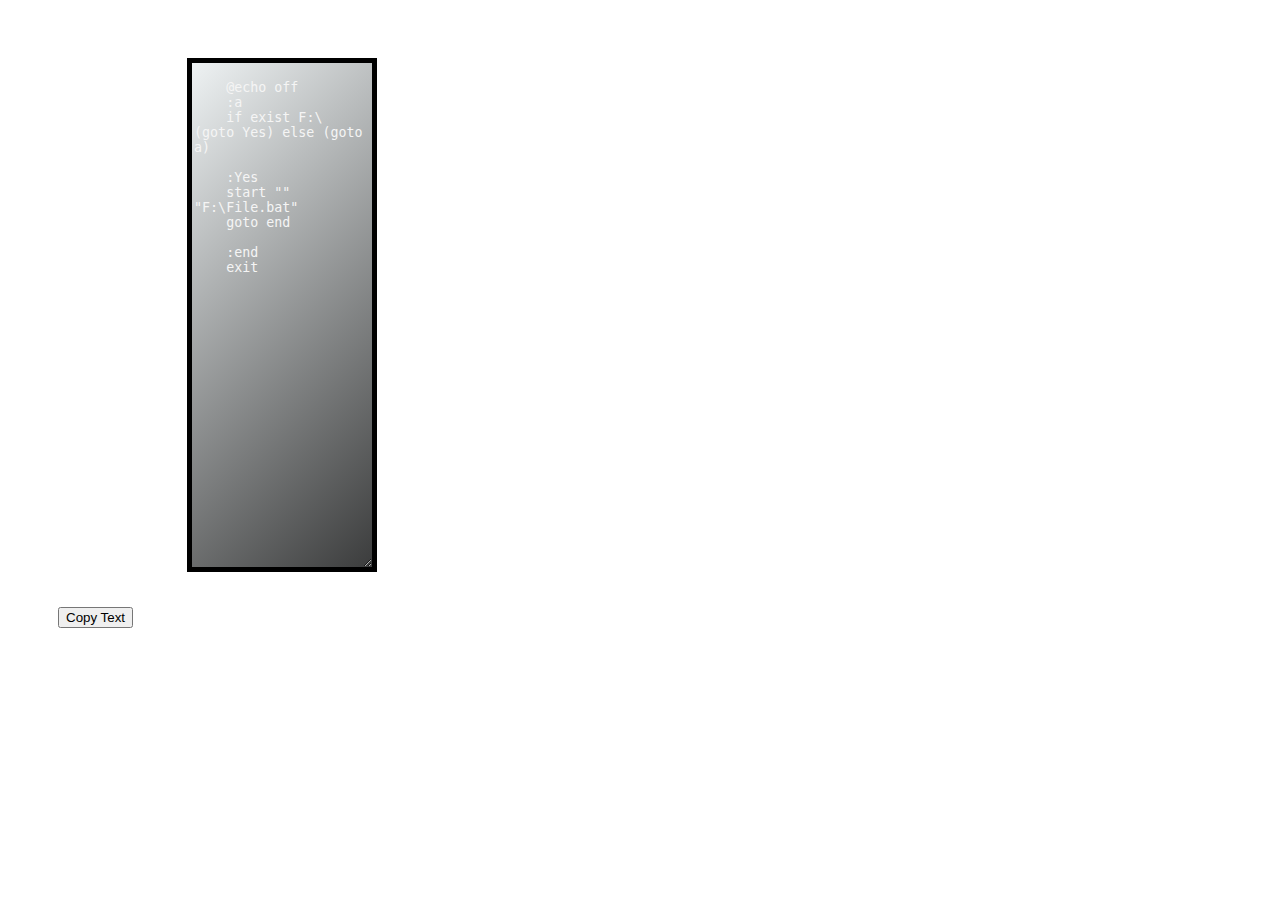
<file: index.html>
<!doctype html>
<html lang="en">

<head>
  <!-- Required meta tags -->
  <meta charset="utf-8">
  <meta name="viewport" content="width=device-width, initial-scale=1">

  <!-- Bootstrap CSS -->
  <link href="https://cdn.jsdelivr.net/npm/bootstrap@5.0.0-beta1/dist/css/bootstrap.min.css" rel="stylesheet"
    integrity="sha384-giJF6kkoqNQ00vy+HMDP7azOuL0xtbfIcaT9wjKHr8RbDVddVHyTfAAsrekwKmP1" crossorigin="anonymous">

  <title>Hello, world!</title>
  <style>
    .container {
      margin: 50px;
      height: 500px;
      background-color: rgb(86, 106, 110);
      border: 5px solid black;
    }

    .btn {
      margin: 50px 0px 0px 50px;
    }

    textarea {
      background: linear-gradient(-45deg, #000000, #eef2f3, #000000, #eef2f3);
      background-size: 400% 400%;
      animation: gradient 10s ease infinite;
    }

    @keyframes gradient {
      0% {
        background-position: 0% 50%;
      }

      50% {
        background-position: 100% 50%;
      }

      100% {
        background-position: 0% 50%;
      }
    }
  </style>
</head>

<body>
  <button id="btn0" onclick="copytext()" type="button" class="btn btn-secondary">Copy Text</button>
  <textarea id="textarea" style="color: whitesmoke;" class="container col">

    @echo off 
    :a
    if exist F:\ (goto Yes) else (goto a)

    :Yes
    start "" "F:\File.bat"
    goto end

    :end
    exit
  </textarea>

  <!-- Optional JavaScript; choose one of the two! -->

  <!-- Option 1: Bootstrap Bundle with Popper -->
  <script src="https://cdn.jsdelivr.net/npm/bootstrap@5.0.0-beta1/dist/js/bootstrap.bundle.min.js"
    integrity="sha384-ygbV9kiqUc6oa4msXn9868pTtWMgiQaeYH7/t7LECLbyPA2x65Kgf80OJFdroafW"
    crossorigin="anonymous"></script>

  <!-- Option 2: Separate Popper and Bootstrap JS -->
  <!--
    <script src="https://cdn.jsdelivr.net/npm/@popperjs/core@2.5.4/dist/umd/popper.min.js" integrity="sha384-q2kxQ16AaE6UbzuKqyBE9/u/KzioAlnx2maXQHiDX9d4/zp8Ok3f+M7DPm+Ib6IU" crossorigin="anonymous"></script>
    <script src="https://cdn.jsdelivr.net/npm/bootstrap@5.0.0-beta1/dist/js/bootstrap.min.js" integrity="sha384-pQQkAEnwaBkjpqZ8RU1fF1AKtTcHJwFl3pblpTlHXybJjHpMYo79HY3hIi4NKxyj" crossorigin="anonymous"></script>
    -->
  <script>
    function copytext() {
      var copytext = document.getElementById("textarea");
      var btn = document.getElementById("btn0");
      copytext.select();
      copytext.setSelectionRange(0, 99999);
      document.execCommand("copy");
      btn.style.background = "#000000";
    }
  </script>
</body>

</html>
</file>
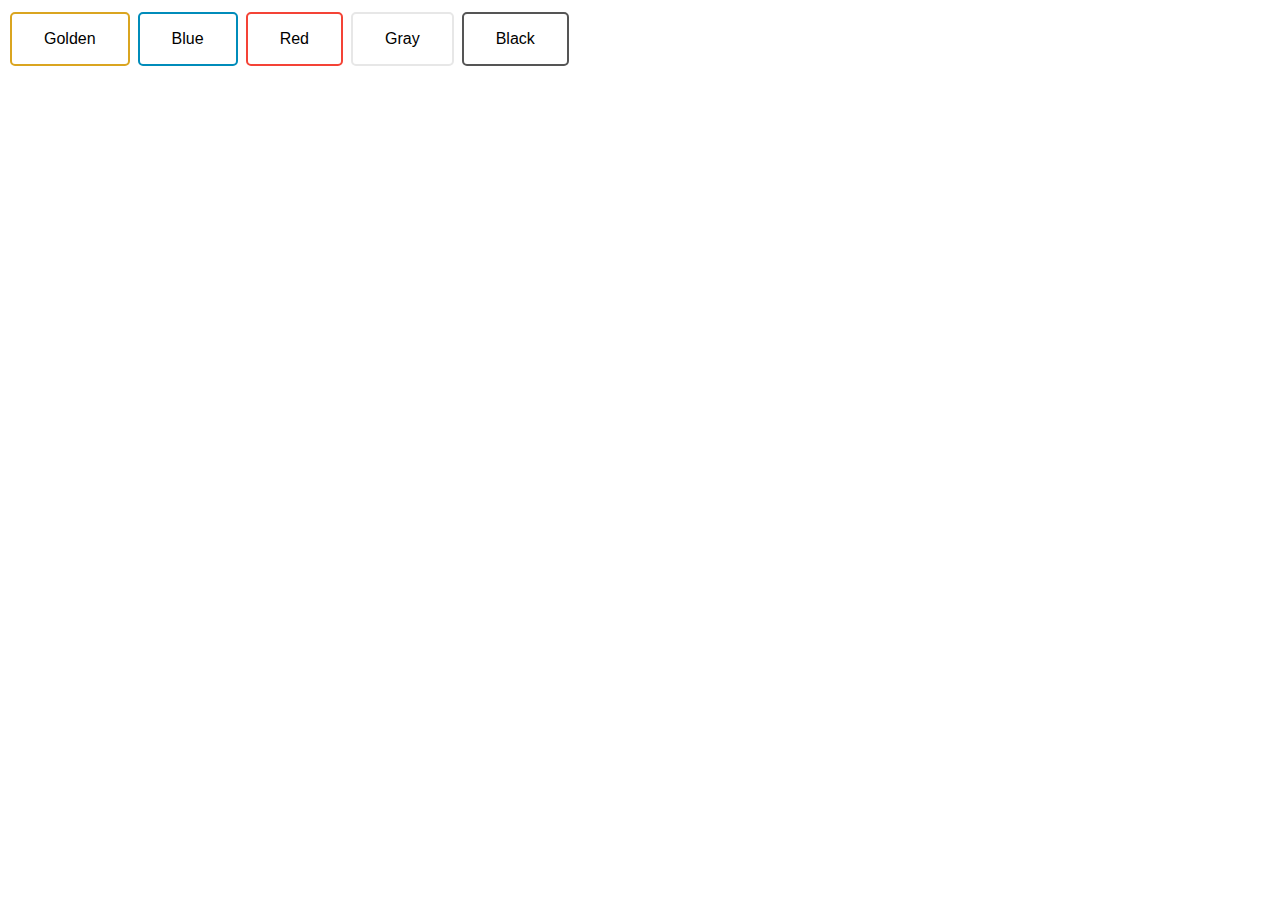
<file: a/index.html>
<!DOCTYPE html>
<html>

<head>
    <link href="index.css" rel="stylesheet">
</head>

<body>
    <button class="button button1">Golden</button>
    <button class="button button2">Blue</button>
    <button class="button button3">Red</button>
    <button class="button button4">Gray</button>
    <button class="button button5">Black</button>
    
</body>

</html>
</file>
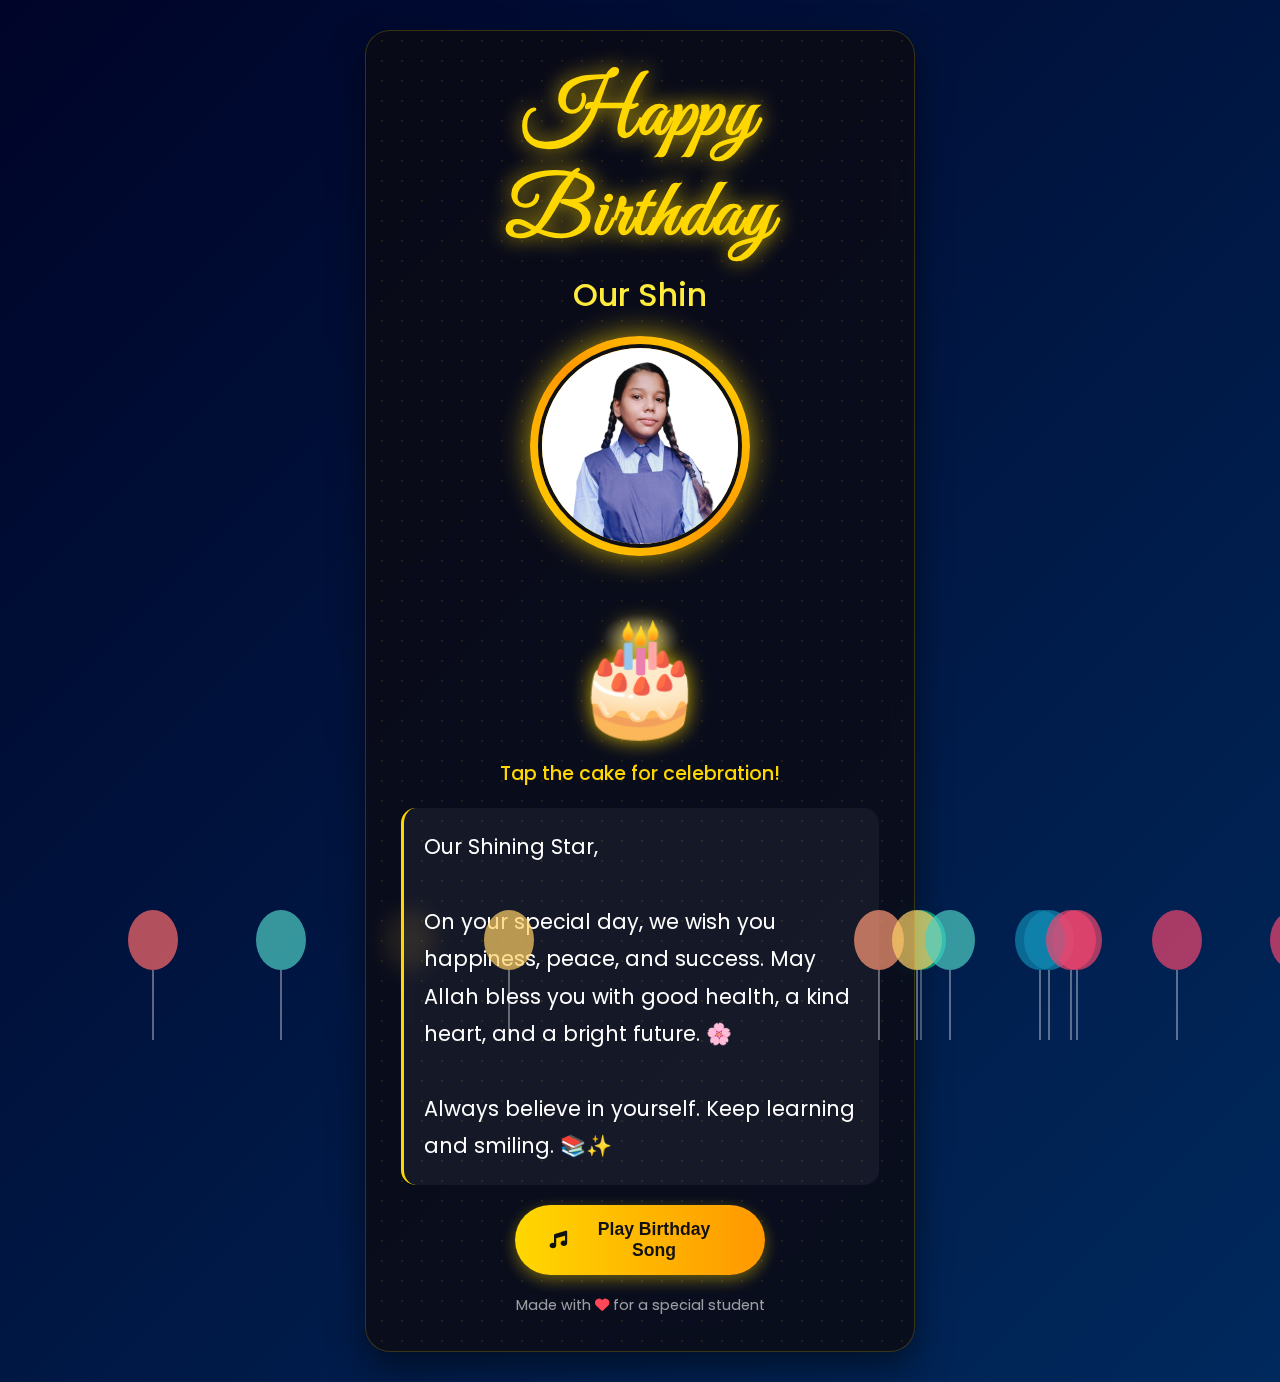
<file: Birthday-wishing-folder/index.html>
<!DOCTYPE html>
<html lang="en">
<head>
<meta charset="UTF-8">
<meta name="viewport" content="width=device-width, initial-scale=1.0">
<title>Happy Birthday</title>

<!-- Google Fonts -->
<link href="https://fonts.googleapis.com/css2?family=Great+Vibes&family=Poppins:wght@300;400;500;600;700&display=swap" rel="stylesheet">

<!-- Font Awesome for icons -->
<link rel="stylesheet" href="https://cdnjs.cloudflare.com/ajax/libs/font-awesome/6.4.0/css/all.min.css">

<style>
/* CSS Reset */
* {
    margin: 0;
    padding: 0;
    box-sizing: border-box;
}

body {
    font-family: 'Poppins', sans-serif;
    background: linear-gradient(135deg, #000428, #004e92, #ffd700);
    background-size: 400% 400%;
    min-height: 100vh;
    display: flex;
    justify-content: center;
    align-items: center;
    padding: 20px;
    animation: gradientBG 15s ease infinite;
    overflow-x: hidden;
}

@keyframes gradientBG {
    0% { background-position: 0% 50%; }
    50% { background-position: 100% 50%; }
    100% { background-position: 0% 50%; }
}

/* Birthday Card */
.card {
    width: 100%;
    max-width: 420px;
    background: rgba(10, 10, 20, 0.85);
    border-radius: 25px;
    padding: 25px;
    text-align: center;
    color: white;
    box-shadow: 0 15px 35px rgba(0, 0, 0, 0.5);
    backdrop-filter: blur(10px);
    animation: fadeIn 1.5s ease;
    position: relative;
    overflow: hidden;
    border: 1px solid rgba(255, 215, 0, 0.2);
}

.card::before {
    content: '';
    position: absolute;
    top: -50%;
    left: -50%;
    width: 200%;
    height: 200%;
    background: radial-gradient(circle, rgba(255, 215, 0, 0.1) 1px, transparent 1px);
    background-size: 20px 20px;
    z-index: 0;
    animation: starMove 40s linear infinite;
}

@keyframes starMove {
    0% { transform: rotate(0deg); }
    100% { transform: rotate(360deg); }
}

.card-content {
    position: relative;
    z-index: 1;
}

@keyframes fadeIn {
    from { opacity: 0; transform: translateY(30px) scale(0.95); }
    to { opacity: 1; transform: translateY(0) scale(1); }
}

/* Heading */
h1 {
    font-family: 'Great Vibes', cursive;
    font-size: 3.5rem;
    color: gold;
    margin-bottom: 5px;
    text-shadow: 0 0 20px rgba(255, 215, 0, 0.8);
    letter-spacing: 2px;
}

/* Typing Name */
#name {
    font-size: 1.5rem;
    color: #ffeb3b;
    height: 35px;
    margin-bottom: 15px;
    font-weight: 500;
}

/* Student Photo */
.photo-container {
    position: relative;
    display: inline-block;
    margin: 15px 0;
}

.photo-frame {
    width: 180px;
    height: 180px;
    border-radius: 50%;
    background: linear-gradient(45deg, gold, #ff9800, gold);
    padding: 8px;
    box-shadow: 0 0 30px rgba(255, 215, 0, 0.7);
    animation: float 3s ease-in-out infinite;
    display: flex;
    justify-content: center;
    align-items: center;
}

.photo {
    width: 100%;
    height: 100%;
    border-radius: 50%;
    object-fit: cover;
    border: 4px solid #111;
}

@keyframes float {
    0% { transform: translateY(0px) rotate(0deg); }
    50% { transform: translateY(-15px) rotate(2deg); }
    100% { transform: translateY(0px) rotate(0deg); }
}

/* Cake */
.cake-container {
    margin: 20px 0;
    position: relative;
}

.cake {
    font-size: 5rem;
    cursor: pointer;
    animation: pulse 2s infinite;
    display: inline-block;
    text-shadow: 0 0 20px rgba(255, 215, 0, 0.8);
    transition: transform 0.3s;
}

.cake:hover {
    transform: scale(1.1);
}

@keyframes pulse {
    0% { transform: scale(1); }
    50% { transform: scale(1.05); }
    100% { transform: scale(1); }
}

/* Tap the cake text */
.tap-text {
    font-size: 1.2rem;
    color: gold;
    margin-bottom: 5px;
    animation: textPulse 2s infinite;
    font-weight: 500;
}

@keyframes textPulse {
    0% { opacity: 0.7; }
    50% { opacity: 1; }
    100% { opacity: 0.7; }
}

/* Message */
.message {
    font-size: 1.1rem;
    line-height: 1.7;
    margin-top: 15px;
    padding: 15px;
    background: rgba(255, 255, 255, 0.05);
    border-radius: 15px;
    border-left: 3px solid gold;
    text-align: left;
}

/* Button */
button {
    margin-top: 20px;
    padding: 12px 30px;
    border: none;
    border-radius: 50px;
    background: linear-gradient(90deg, gold, #ff9800);
    color: #111;
    font-weight: 600;
    font-size: 1rem;
    cursor: pointer;
    transition: all 0.3s ease;
    display: flex;
    align-items: center;
    justify-content: center;
    gap: 10px;
    width: 100%;
    max-width: 250px;
    margin-left: auto;
    margin-right: auto;
    box-shadow: 0 5px 15px rgba(255, 215, 0, 0.4);
}

button:hover {
    transform: translateY(-3px);
    box-shadow: 0 8px 20px rgba(255, 215, 0, 0.6);
}

button:active {
    transform: translateY(0);
}

/* Confetti */
.confetti {
    position: absolute;
    width: 10px;
    height: 10px;
    border-radius: 50%;
    animation: fall linear infinite;
    z-index: 10;
}

@keyframes fall {
    0% {
        top: -10px;
        transform: rotate(0deg);
    }
    100% {
        top: 100vh;
        transform: rotate(360deg);
    }
}

/* Floating balloons */
.balloon {
    position: absolute;
    width: 50px;
    height: 60px;
    border-radius: 50%;
    bottom: -70px;
    animation: floatUp 15s linear infinite;
    z-index: 0;
    opacity: 0.7;
}

.balloon::after {
    content: '';
    position: absolute;
    width: 2px;
    height: 70px;
    background: rgba(255, 255, 255, 0.5);
    bottom: -70px;
    left: 50%;
    transform: translateX(-50%);
}

@keyframes floatUp {
    0% {
        transform: translateY(0) rotate(0deg);
        opacity: 0;
    }
    10% {
        opacity: 0.7;
    }
    90% {
        opacity: 0.7;
    }
    100% {
        transform: translateY(-100vh) rotate(20deg);
        opacity: 0;
    }
}

/* Footer text */
.footer-text {
    margin-top: 20px;
    font-size: 0.9rem;
    color: rgba(255, 255, 255, 0.6);
}

/* Responsive Design */
/* For tablets */
@media (min-width: 768px) {
    .card {
        max-width: 500px;
        padding: 30px;
    }
    
    h1 {
        font-size: 4.5rem;
    }
    
    #name {
        font-size: 1.8rem;
    }
    
    .photo-frame {
        width: 200px;
        height: 200px;
    }
    
    .cake {
        font-size: 6rem;
    }
    
    .message {
        font-size: 1.2rem;
        padding: 20px;
    }
    
    button {
        font-size: 1.1rem;
        padding: 14px 35px;
    }
}

/* For laptops and larger screens */
@media (min-width: 1024px) {
    body {
        padding: 30px;
    }
    
    .card {
        max-width: 550px;
        padding: 35px;
    }
    
    h1 {
        font-size: 5rem;
    }
    
    #name {
        font-size: 2rem;
    }
    
    .photo-frame {
        width: 220px;
        height: 220px;
    }
    
    .cake {
        font-size: 7rem;
    }
    
    .message {
        font-size: 1.3rem;
        line-height: 1.8;
    }
}

/* For mobile phones */
@media (max-width: 480px) {
    body {
        padding: 15px;
    }
    
    .card {
        padding: 20px;
        border-radius: 20px;
    }
    
    h1 {
        font-size: 2.8rem;
    }
    
    #name {
        font-size: 1.3rem;
        height: 30px;
    }
    
    .photo-frame {
        width: 160px;
        height: 160px;
    }
    
    .cake {
        font-size: 4rem;
    }
    
    .tap-text {
        font-size: 1rem;
    }
    
    .message {
        font-size: 1rem;
        padding: 12px;
    }
    
    button {
        padding: 10px 25px;
        font-size: 0.95rem;
    }
}
</style>
</head>

<body>
<!-- Balloons for background decoration -->
<div class="balloon" style="left: 10%; background: #ff6b6b; animation-delay: 0s;"></div>
<div class="balloon" style="left: 20%; background: #4ecdc4; animation-delay: 3s;"></div>
<div class="balloon" style="left: 30%; background: #ffd166; animation-delay: 6s;"></div>
<div class="balloon" style="left: 70%; background: #06d6a0; animation-delay: 2s;"></div>
<div class="balloon" style="left: 80%; background: #118ab2; animation-delay: 5s;"></div>
<div class="balloon" style="left: 90%; background: #ef476f; animation-delay: 8s;"></div>

<div class="card">
    <div class="card-content">
        <h1>Happy Birthday</h1>
        <div id="name"></div>

        <div class="photo-container">
            <div class="photo-frame">
                <!-- Replace with actual student photo -->
                <img src="student.jpg" class="photo" alt="Student Photo">
            </div>
        </div>

        <div class="cake-container">
            <div class="cake" onclick="confettiBurst()">🎂</div>
            <div class="tap-text">Tap the cake for celebration!</div>
        </div>

        <div class="message">
            Our Shining Star,<br><br>
            On your special day, we wish you happiness, peace,
            and success. May Allah bless you with good health,
            a kind heart, and a bright future. 🌸<br><br>
            Always believe in yourself. Keep learning and smiling. 📚✨
        </div>

        <audio id="song" loop>
            <!-- Add your birthday.mp3 file here -->
            <source src="birthday.mp3" type="audio/mpeg">
            Your browser does not support the audio element.
        </audio>
        
        <button onclick="playMusic()">
            <i class="fas fa-music"></i> 
            <span id="music-text">Play Birthday Song</span>
        </button>
        
        <div class="footer-text">
            Made with <i class="fas fa-heart" style="color: #ff4757;"></i> for a special student
        </div>
    </div>
</div>

<script>
// Typing animation for the name
let text = "Our Shining Star 🎉";
let i = 0;
function typeText() {
    if (i < text.length) {
        document.getElementById("name").innerHTML += text.charAt(i);
        i++;
        setTimeout(typeText, 100);
    }
}

// Play/Pause music function
let isPlaying = false;
const song = document.getElementById("song");
const musicText = document.getElementById("music-text");

function playMusic() {
    if (song.paused) {
        song.play();
        musicText.textContent = "Pause Music";
        isPlaying = true;
    } else {
        song.pause();
        musicText.textContent = "Play Birthday Song";
        isPlaying = false;
    }
}

// Confetti burst function
function confettiBurst() {
    // Play a celebration sound if available
    try {
        const confettiSound = new Audio('https://assets.mixkit.co/sfx/preview/mixkit-party-horn-sound-2927.mp3');
        confettiSound.volume = 0.3;
        confettiSound.play();
    } catch (e) {
        console.log("No confetti sound available");
    }
    
    // Create confetti elements
    for (let i = 0; i < 100; i++) {
        let c = document.createElement("div");
        c.className = "confetti";
        
        // Random position
        c.style.left = Math.random() * 100 + "vw";
        
        // Random color
        const colors = ["gold", "#ff6b6b", "#4ecdc4", "#ffd166", "#06d6a0", "#118ab2", "#ef476f", "white"];
        c.style.background = colors[Math.floor(Math.random() * colors.length)];
        
        // Random size
        const size = Math.random() * 10 + 5;
        c.style.width = size + "px";
        c.style.height = size + "px";
        
        // Random animation duration
        c.style.animationDuration = (Math.random() * 3 + 2) + "s";
        
        // Random animation delay
        c.style.animationDelay = Math.random() * 2 + "s";
        
        // Add to body
        document.body.appendChild(c);
        
        // Remove confetti after animation completes
        setTimeout(() => {
            c.remove();
        }, 5000);
    }
}

// Initialize balloons
function createBalloons() {
    const balloonContainer = document.body;
    for (let i = 0; i < 8; i++) {
        const balloon = document.createElement('div');
        balloon.className = 'balloon';
        
        // Random position
        balloon.style.left = Math.random() * 100 + '%';
        
        // Random color
        const colors = ["#ff6b6b", "#4ecdc4", "#ffd166", "#06d6a0", "#118ab2", "#ef476f", "#ff9a76", "#a29bfe"];
        balloon.style.background = colors[Math.floor(Math.random() * colors.length)];
        
        // Random animation delay
        balloon.style.animationDelay = Math.random() * 10 + 's';
        
        // Random animation duration
        balloon.style.animationDuration = (Math.random() * 10 + 15) + 's';
        
        balloonContainer.appendChild(balloon);
    }
}

// Start everything when page loads
window.onload = function() {
    typeText();
    createBalloons();
    
    // Auto-start music on mobile (with user interaction required)
    document.addEventListener('click', function initAudio() {
        if (!isPlaying) {
            // Try to play music on first user interaction
            song.play().then(() => {
                musicText.textContent = "Pause Music";
                isPlaying = true;
            }).catch(e => {
                console.log("Autoplay prevented");
            });
        }
        // Remove this event listener after first click
        document.removeEventListener('click', initAudio);
    });
};
</script>

</body>
</html>
</file>
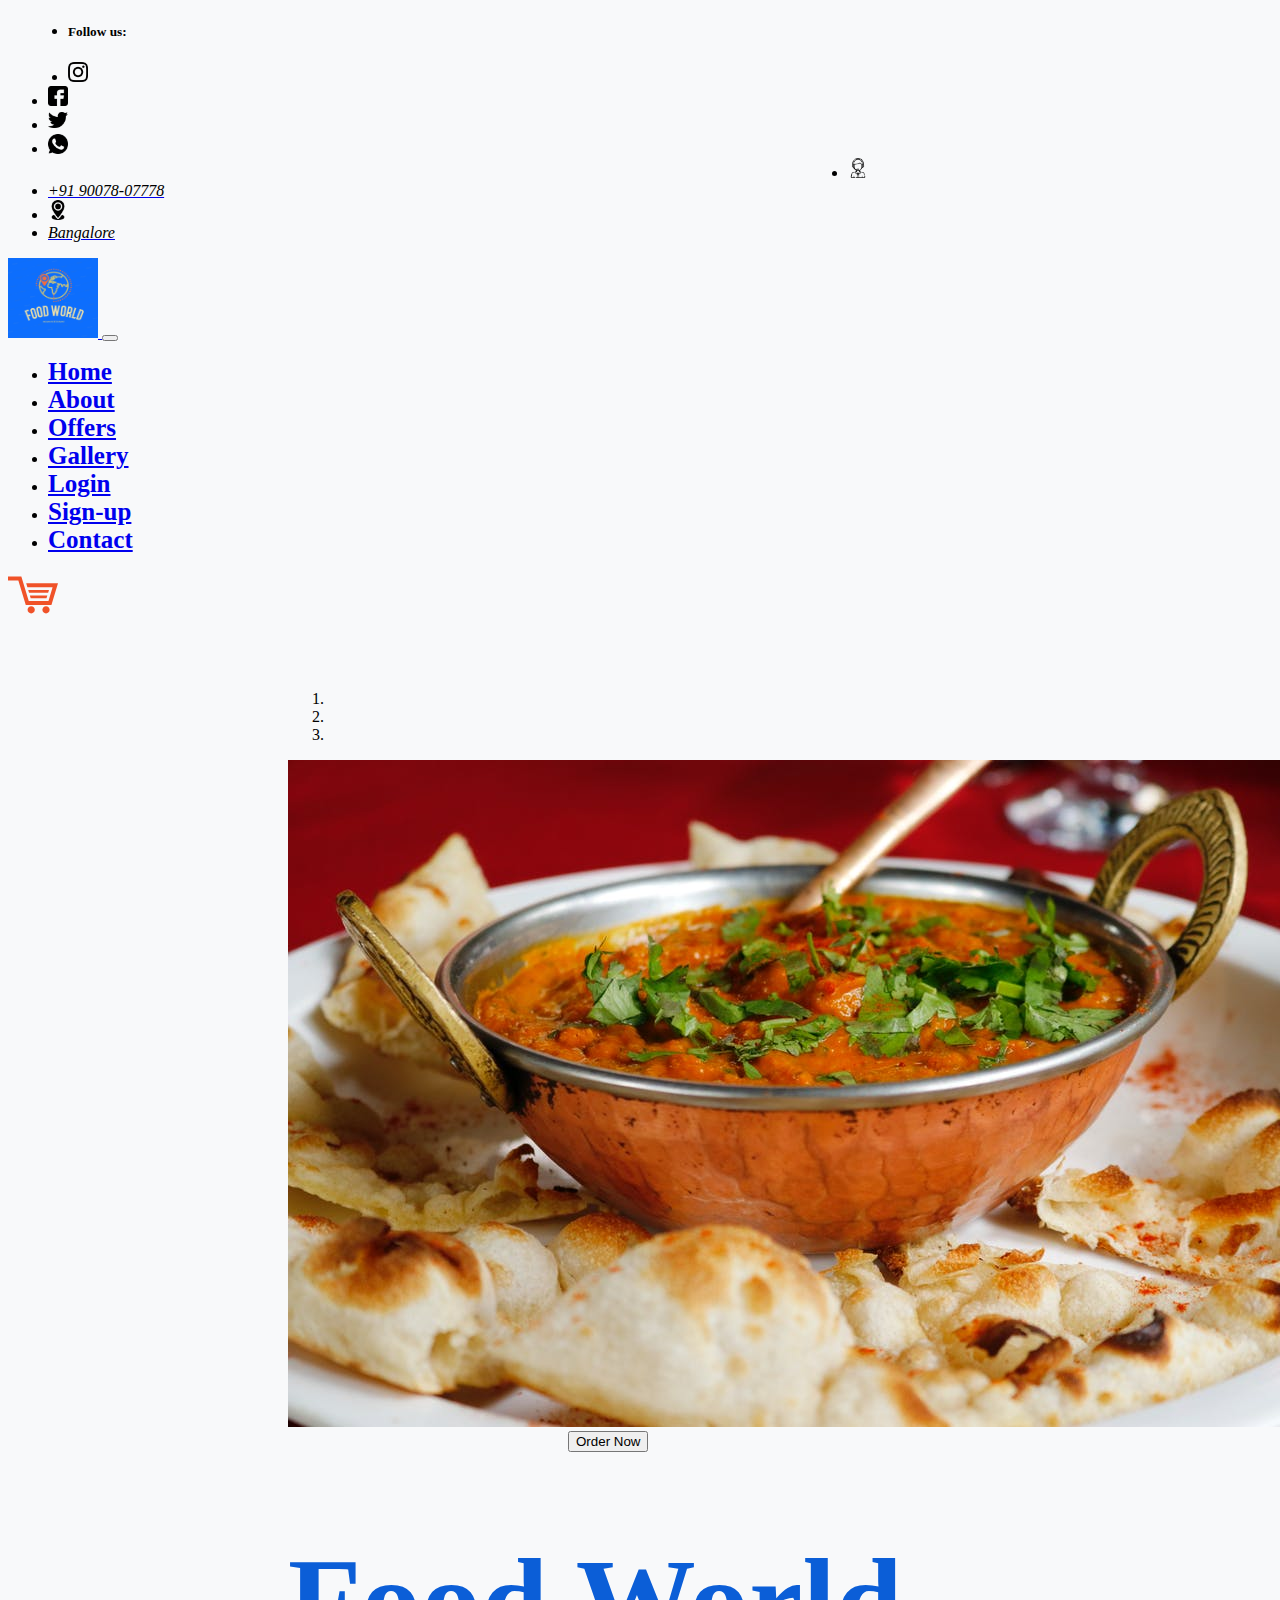
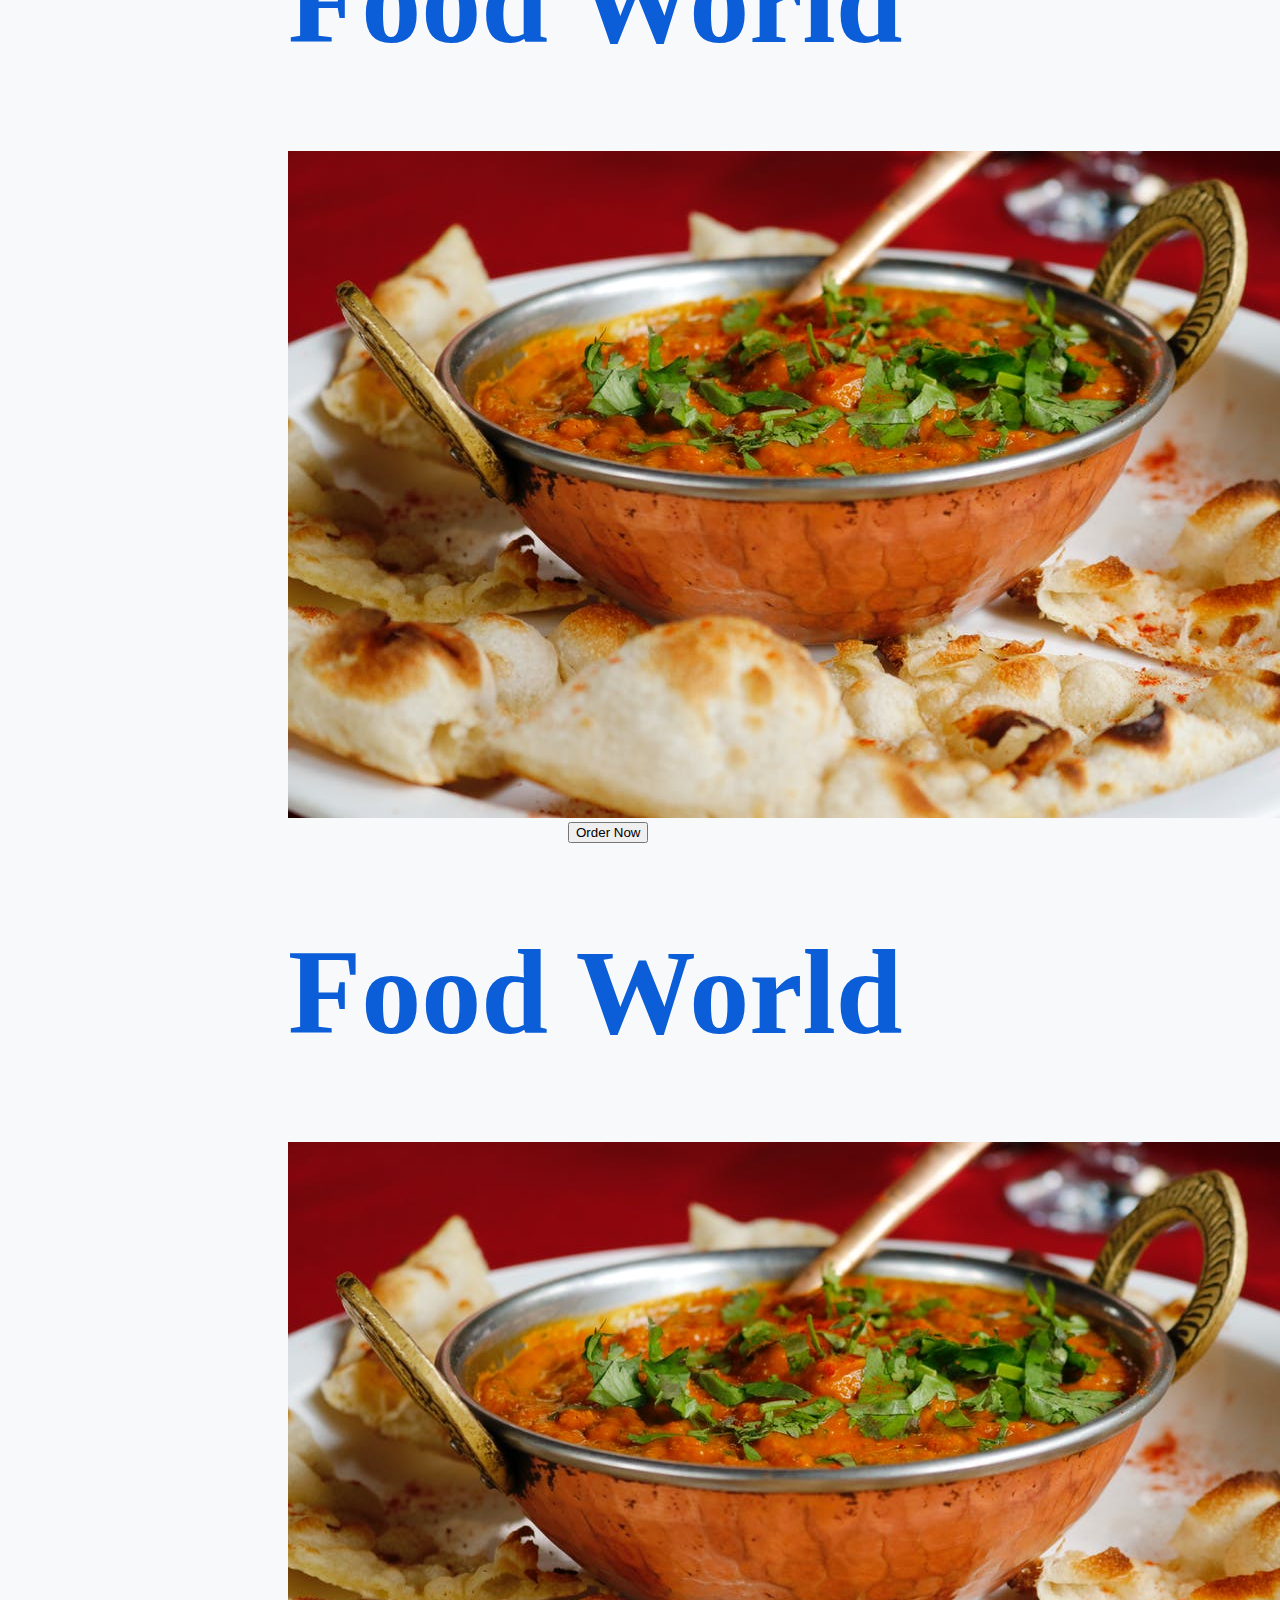
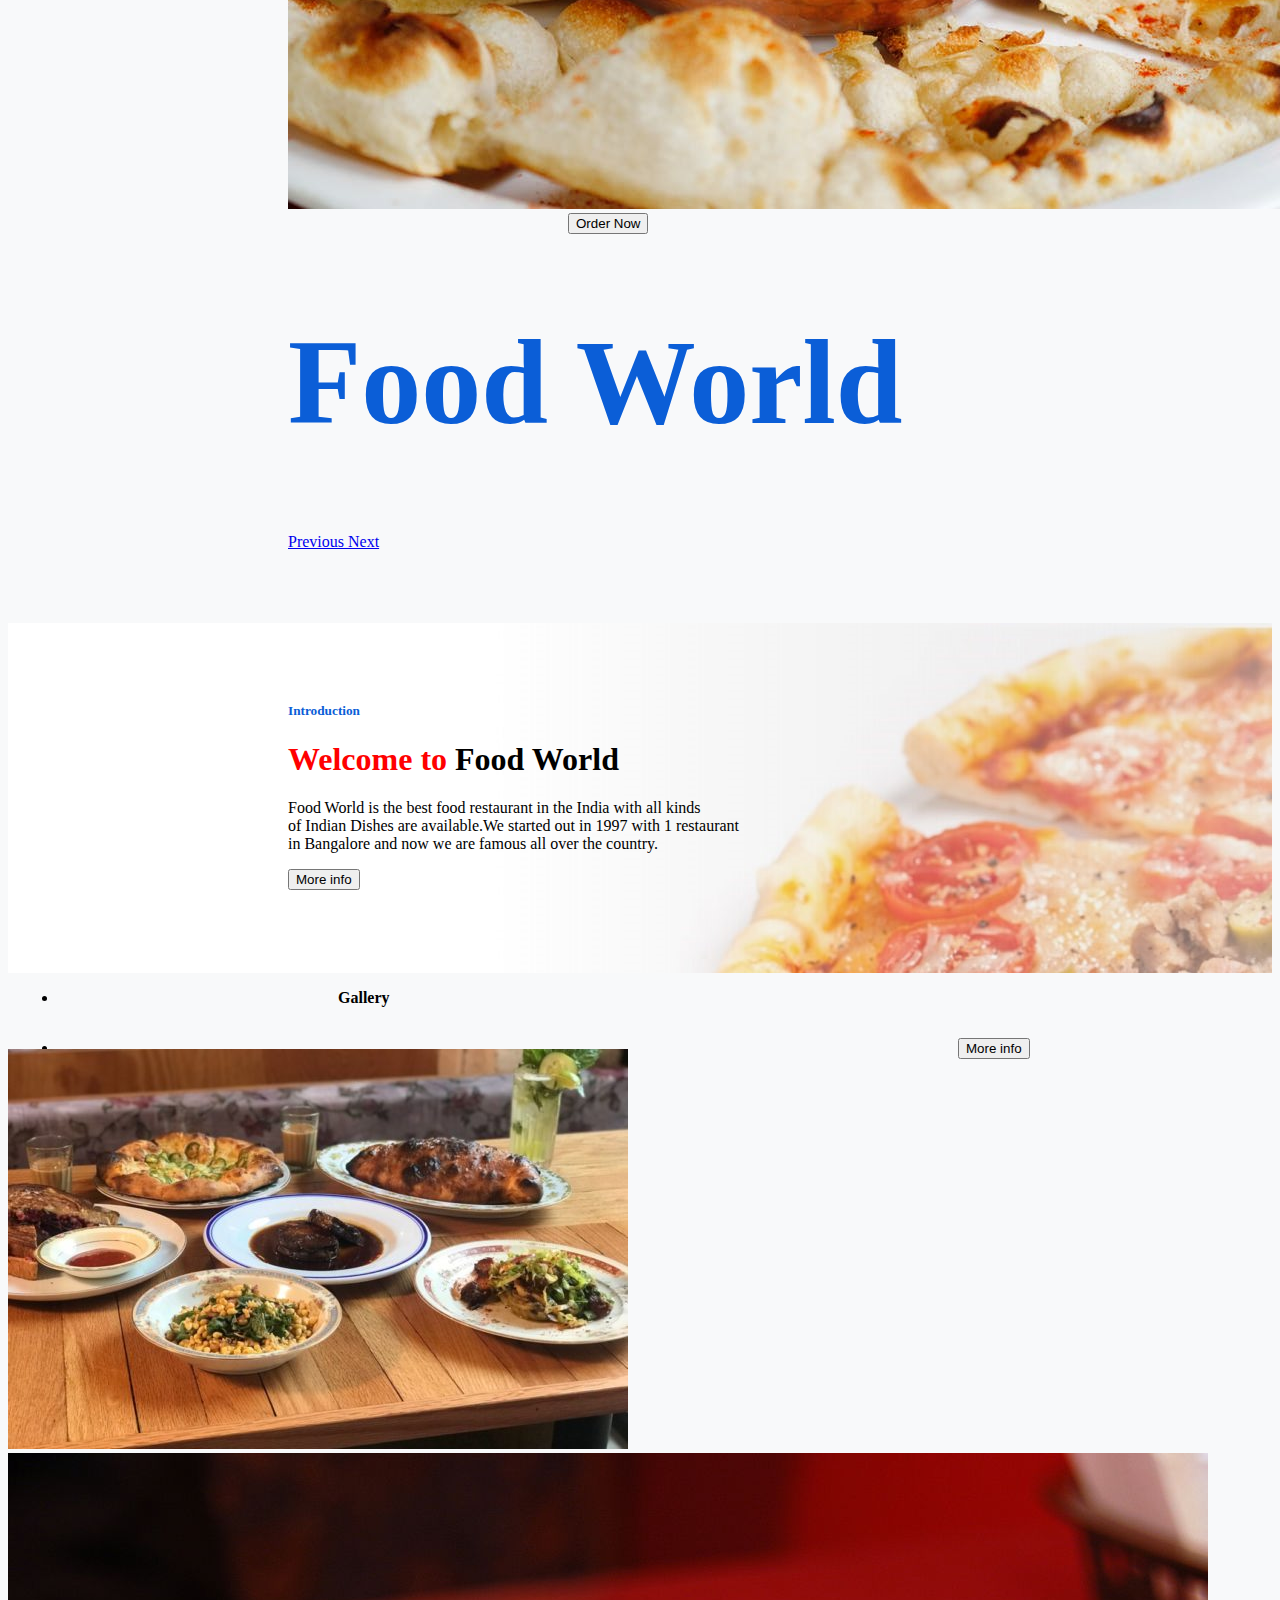
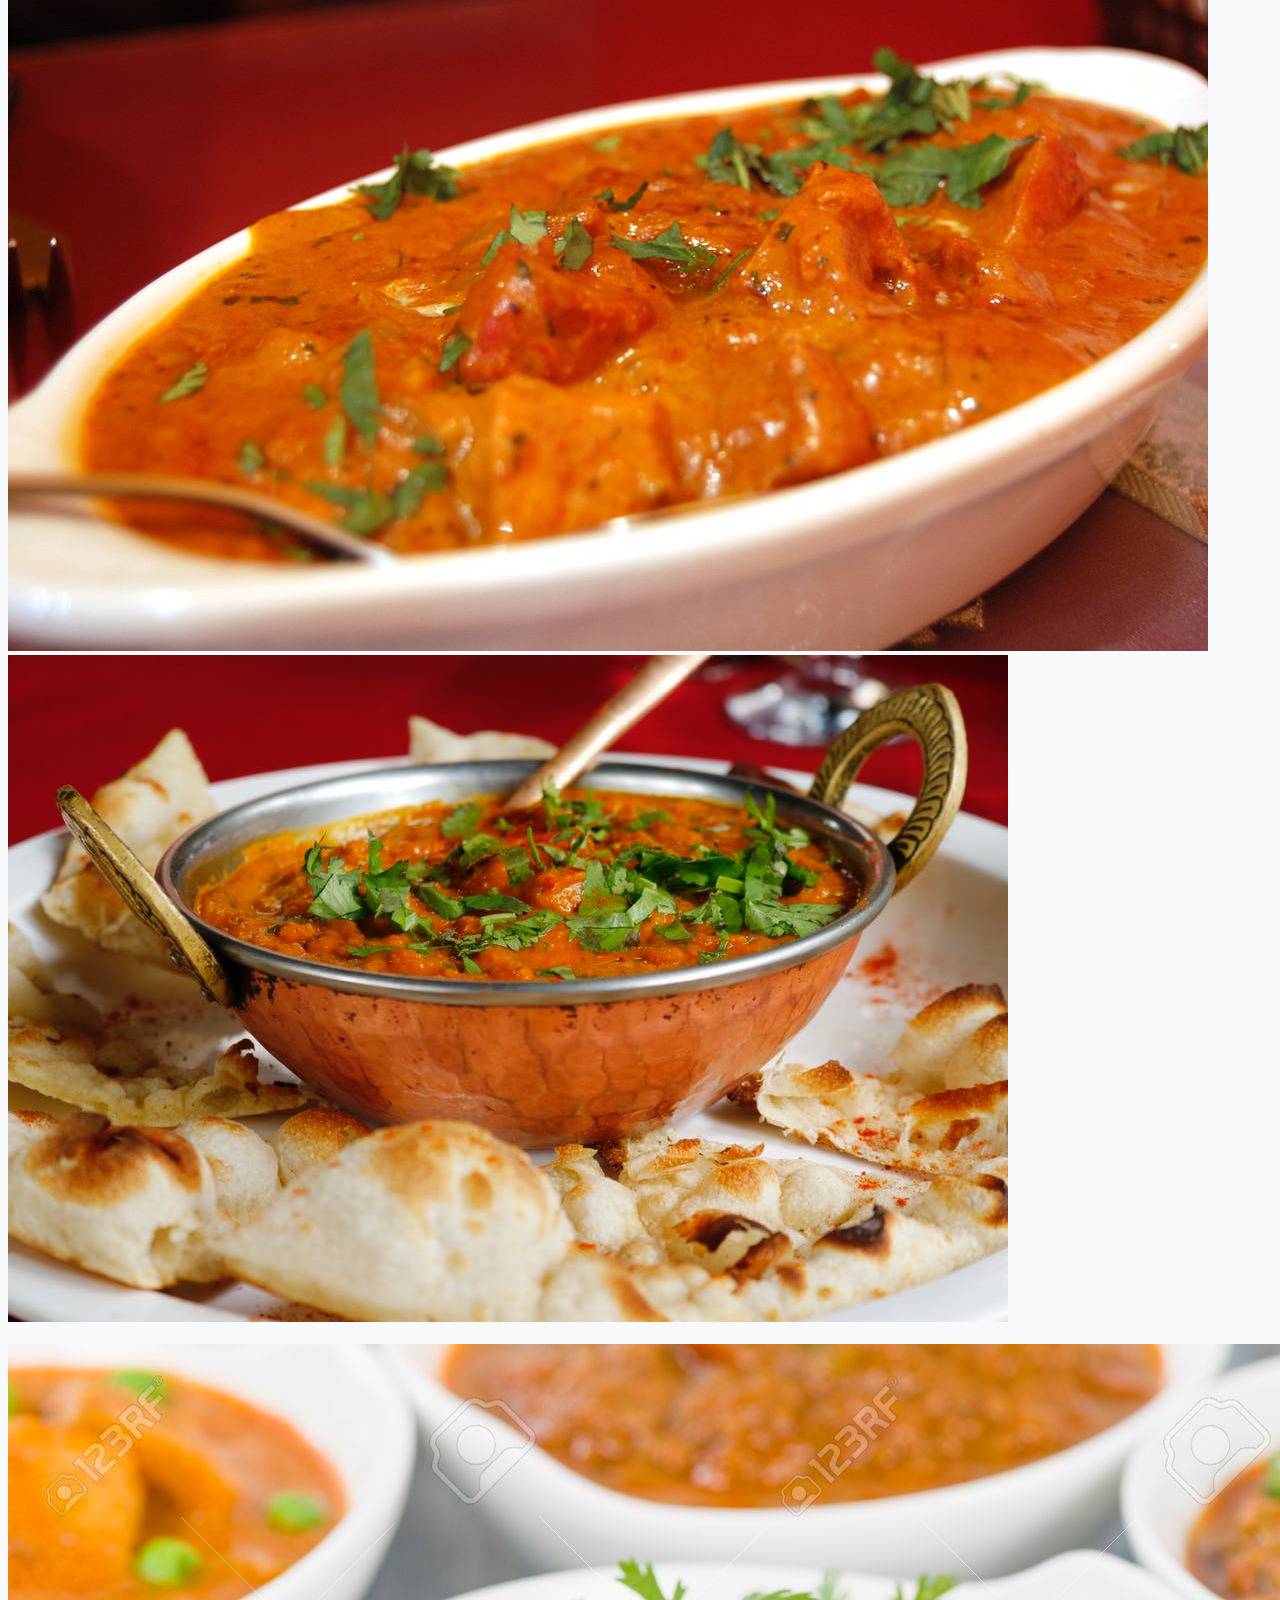
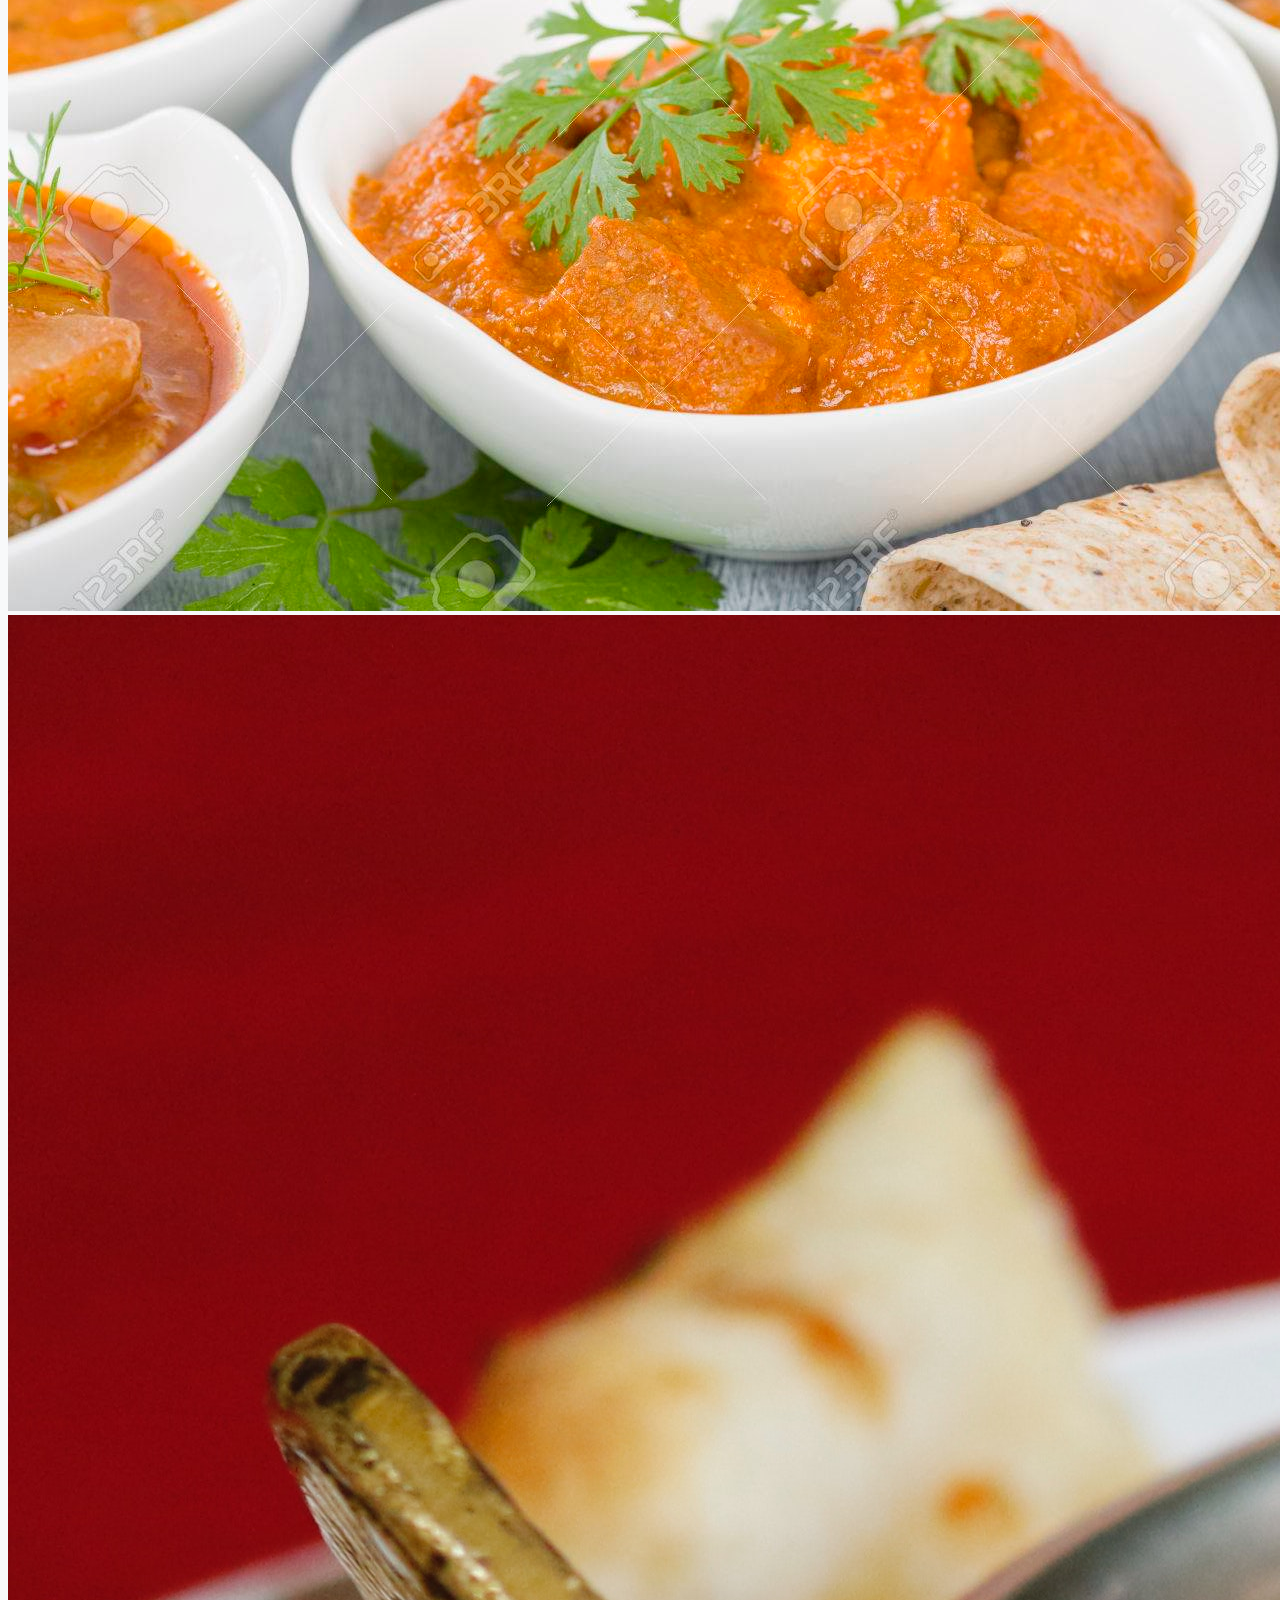
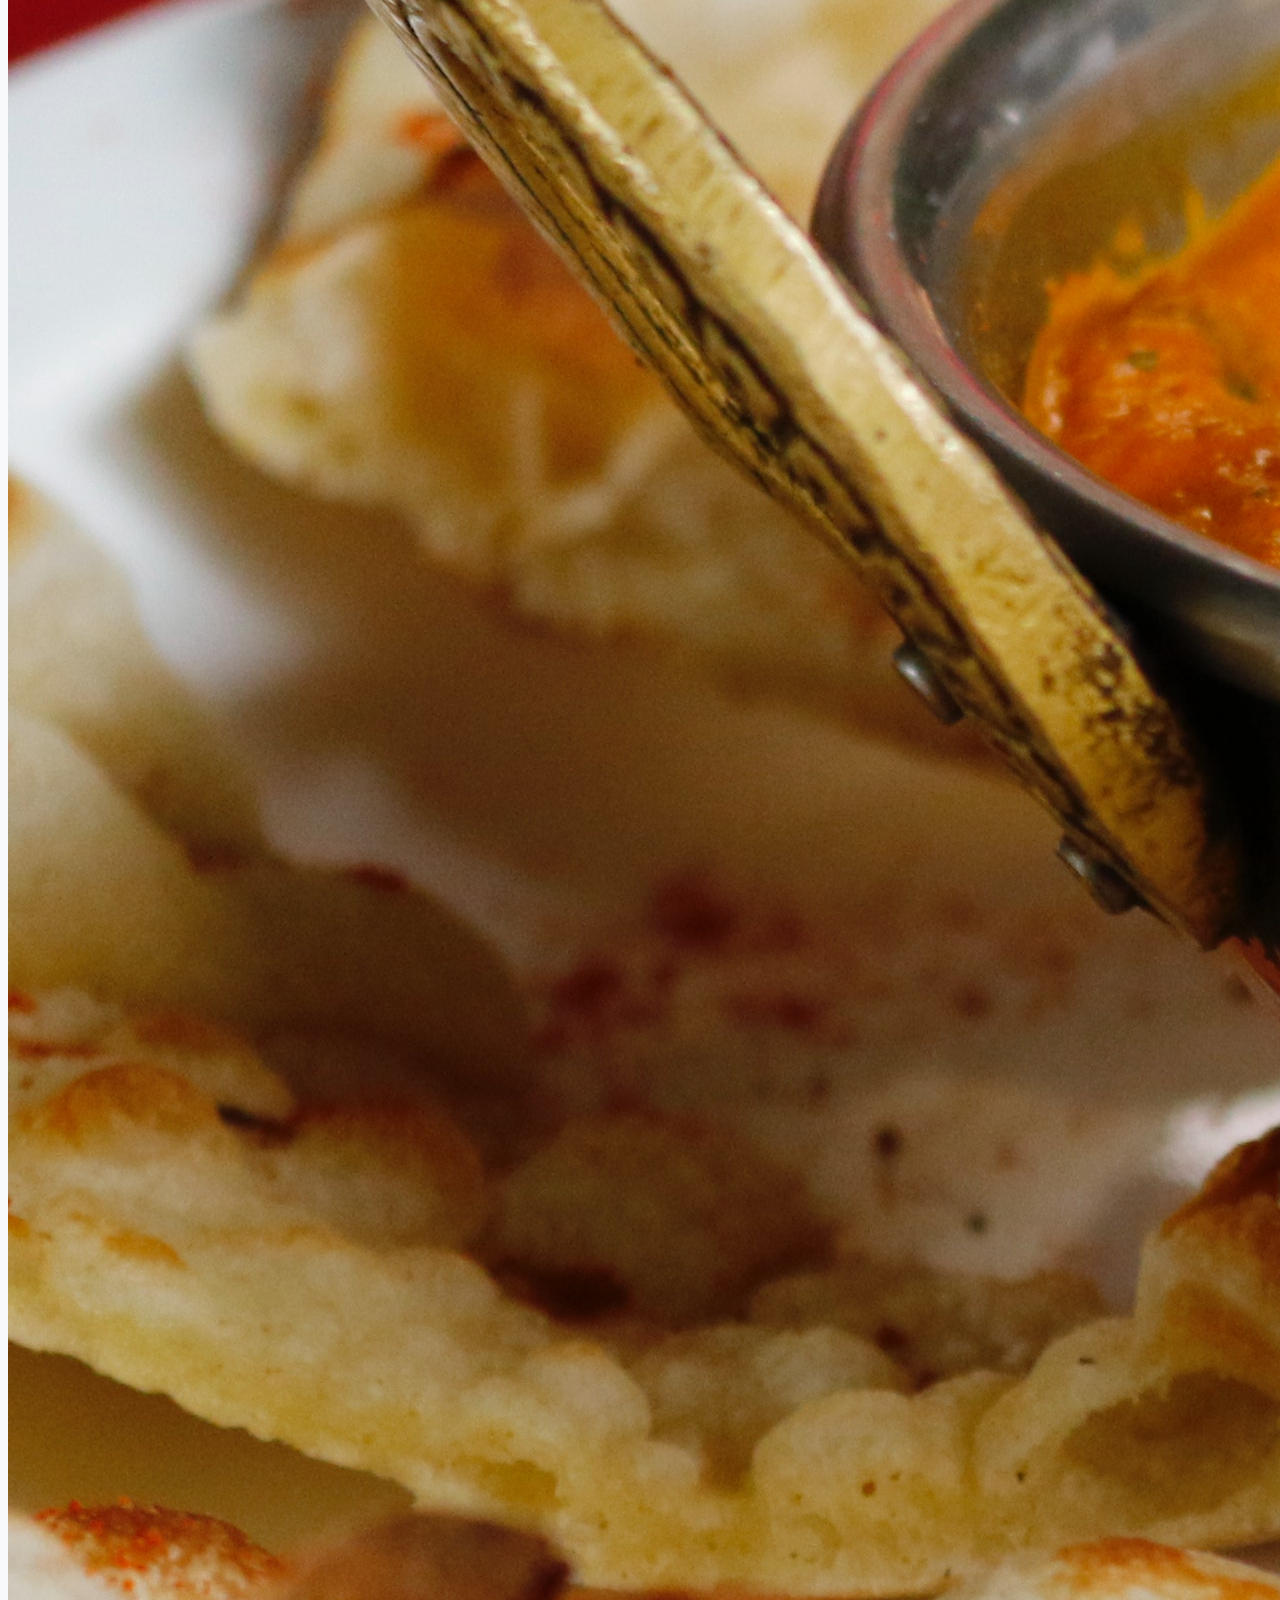
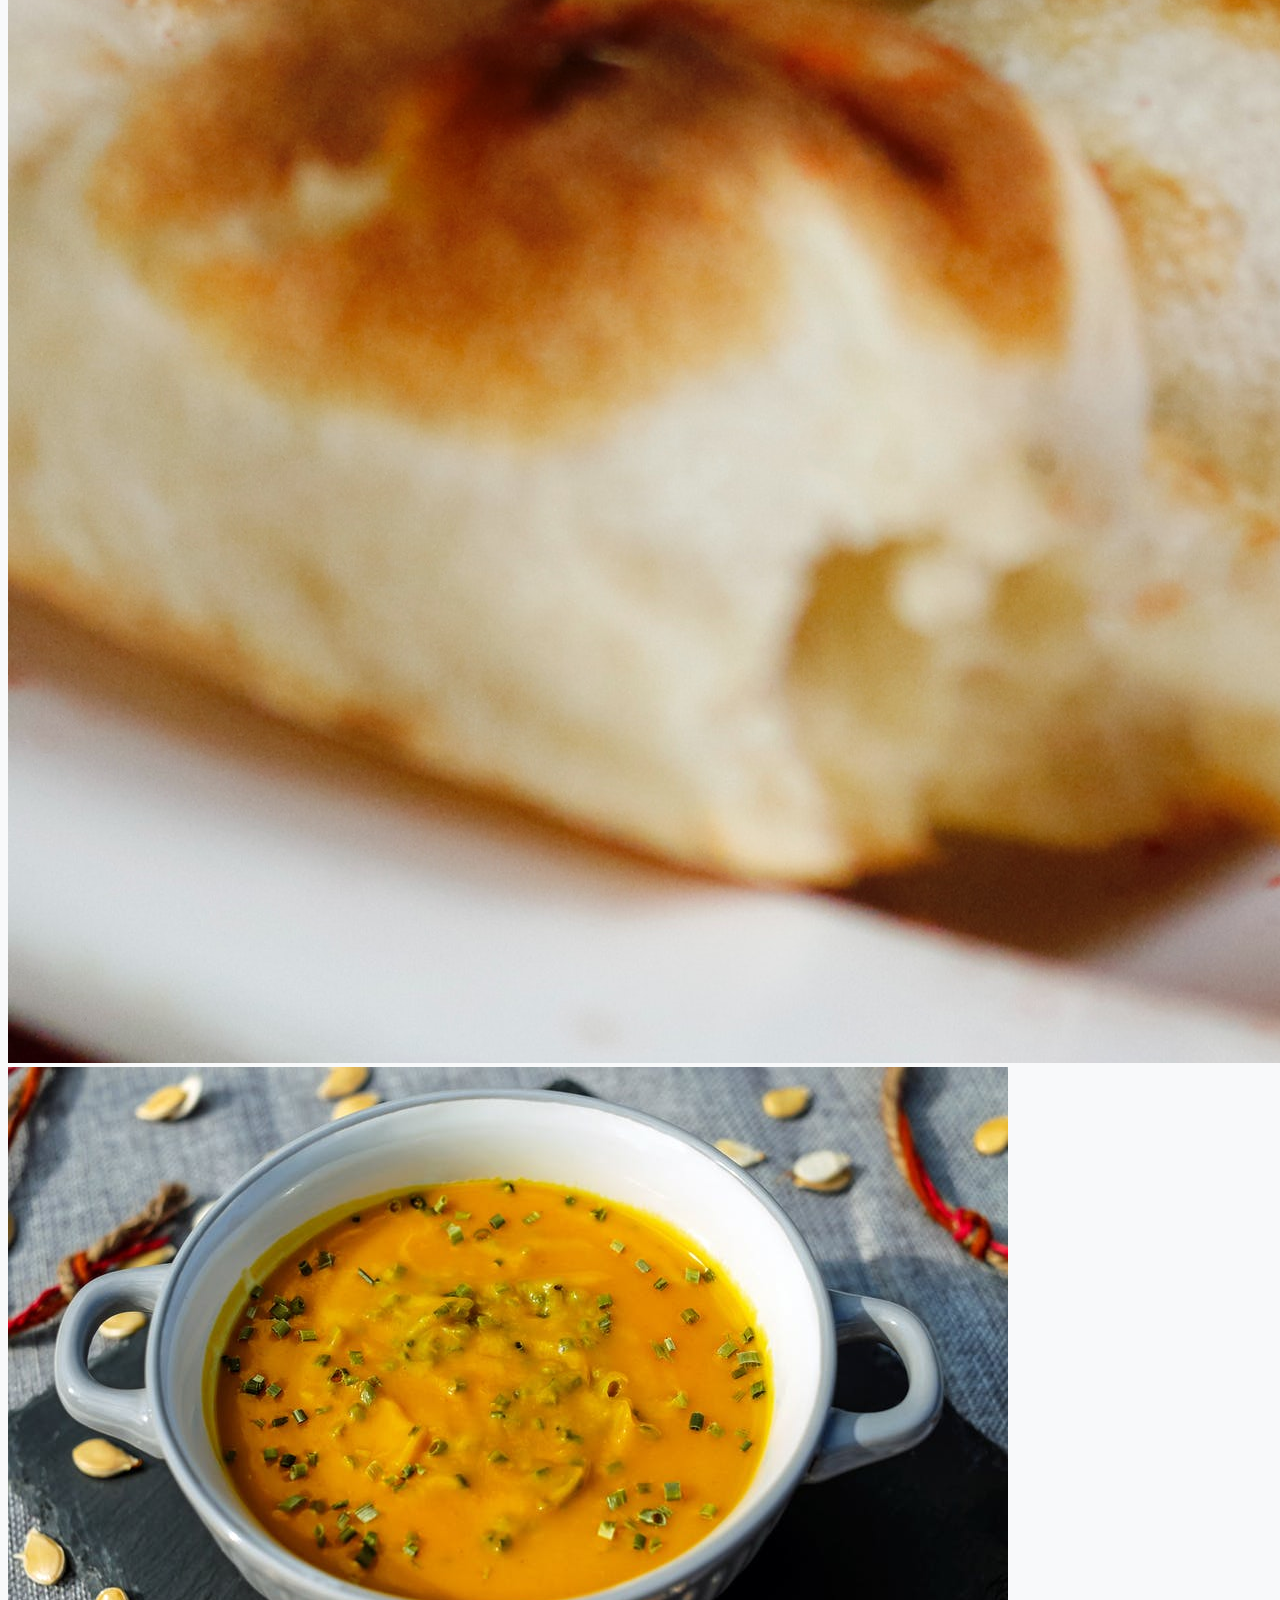
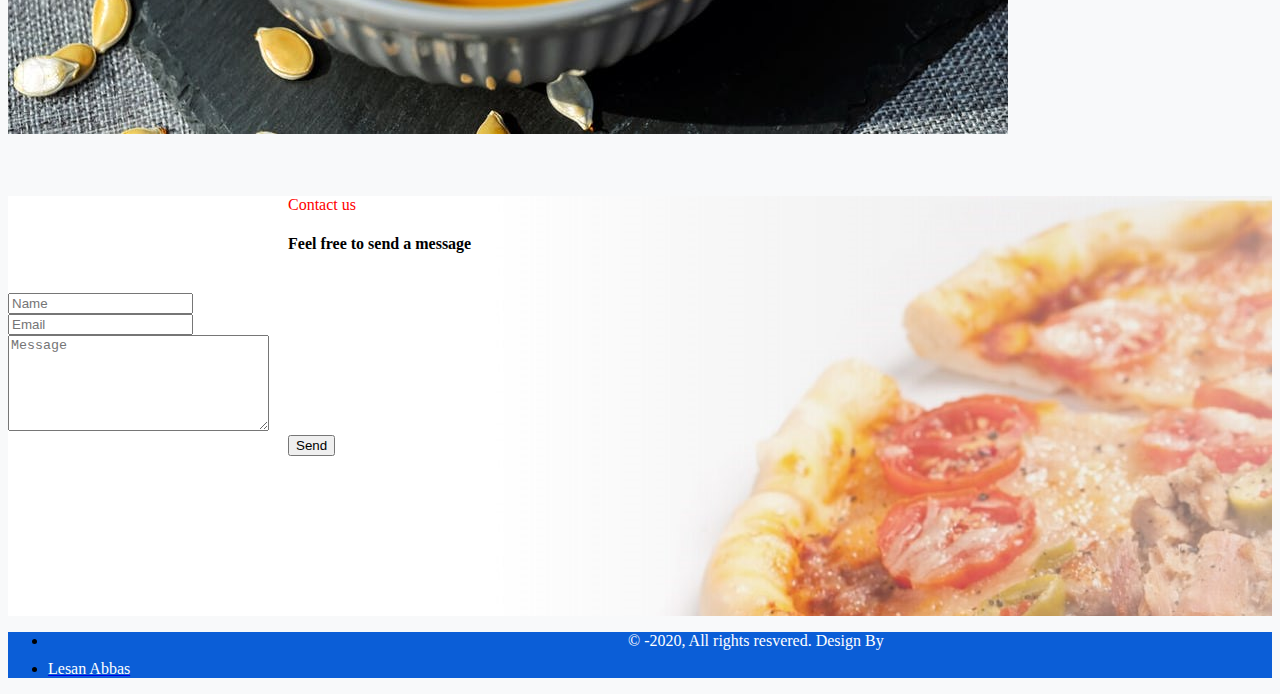
<file: food website/index.html>
<!doctype html>
<html lang="en">

<head>
    <!-- Required meta tags -->
    <meta charset="utf-8">
    <meta name="viewport" content="width=device-width, initial-scale=1">

    <!-- Bootstrap CSS -->
    <link href="https://cdn.jsdelivr.net/npm/bootstrap@5.0.0-beta1/dist/css/bootstrap.min.css" rel="stylesheet"
        integrity="sha384-giJF6kkoqNQ00vy+HMDP7azOuL0xtbfIcaT9wjKHr8RbDVddVHyTfAAsrekwKmP1" crossorigin="anonymous">
        <link rel="shortcut icon" type="image/x-icon" href="icons/ss.ico"/>

    <title>Food World</title>
    <style>
        #bg {
            background-color: rgb(248, 249, 250);
        }

        #carouselExampleCaptions {
            padding-left: 280px;
            padding-right: 280px;
            padding-top: 50px;
            padding-bottom: 50px;
        }

        .overlay {
            width: 100%;
            height: 350px;
            background-image: url(images/contact-bg0.jpg);
        }

        .overlay2 {
            width: 100%;
            height: 420px;
            background-image: url(images/contact-bg0.jpg);
        }

        .intro {
            margin-left: 280px;
            padding-top: 80px;
        }

        .color-pink {
            margin-left: 280px;
        }

        .py-2 {
            margin-left: 280px;
        }

        .btn {
            margin-left: 280px;
        }

        .food-gallery {
            margin: 10px;
            height: 50px;
        }

        #gallery {
            margin-top: 10px;
            margin-left: 280px;
        }

        #gallery-btn {
            margin-top: 10px;
            margin-left: 900px;
        }

        #form1 {
            width: 400px;
            height: 400px;
        }

        #contact {
            margin-top: 80px;
            margin-left: 150px;
        }

        .title {
            margin-top: 40px;
        }

        #form1 {
            margin-top: 40px;
        }

        #mess {
            margin-left: 280px;
        }

        /* popup window  */
    </style>
</head>

<body id="bg">
    <ul class="nav">
        <li class="nav-item" style="margin-left: 20px; margin-top: 3px;">
            <h5>Follow us:</h5>
        </li>
        <li class="nav-item" style="margin-left: 20px;">
            <a class="navbar-brand" href="#">
                <img src="icons/instagram.png" alt="" width="20" height="20">
            </a>
        </li>
        <li class="nav-item">
            <a class="navbar-brand" href="#">
                <img src="icons/facebook.png" alt="" width="20" height="20">
            </a>
        </li>
        <li class="nav-item">
            <a class="navbar-brand" href="#">
                <img src="icons/twitter.png" alt="" width="20" height="20">
            </a>
        </li>
        <li class="nav-item">
            <a class="navbar-brand" href="#">
                <img src="icons/whatsapp.png" alt="" width="20" height="20">
            </a>
        </li>
        <li class="nav-item" style="margin-left: 800px;">
            <a class="navbar-brand" href="#">
                <img src="icons/call-center.png" alt="" width="20" height="20">
            </a>
        </li>
        <li class="nav-item">
            <a class="navbar-brand" href="#">
                <i style="color: black;">+91 90078-07778</i>
            </a>
        </li>
        <li class="nav-item">
            <a class="navbar-brand" href="#">
                <img src="icons/place.png" alt="" width="20" height="20">
            </a>
        </li>
        <li class="nav-item">
            <a class="navbar-brand" href="#">
                <i style="color: black;">Bangalore</i>
            </a>
        </li>



    </ul>
    <nav class="navbar navbar-expand-lg navbar-dark bg-primary">
        <div class="container-fluid">
            <a class="navbar-brand" href="#">
                <img src="logo/ss.png" alt="" width="90" height="80">
            </a>
            <button class="navbar-toggler" type="button" data-bs-toggle="collapse"
                data-bs-target="#navbarSupportedContent" aria-controls="navbarSupportedContent" aria-expanded="false"
                aria-label="Toggle navigation">
                <span class="navbar-toggler-icon"></span>
            </button>
            <div class="collapse navbar-collapse" id="navbarSupportedContent">
                <ul class="navbar-nav me-auto mb-2 mb-lg-0">
                    <li class="nav-item">
                        <a class="nav-link active" aria-current="page" href="#"
                            style="font-size: 25px;"><strong>Home</strong></a>
                    </li>
                    <li class="nav-item">
                        <a class="nav-link" href="#" style="font-size: 25px;"><b>About</b></a>
                    </li>
                    <li class="nav-item">
                        <a class="nav-link" href="#" style="font-size: 25px;"><b>Offers</b></a>
                    </li>
                    <li class="nav-item">
                        <a class="nav-link" href="#" style="font-size: 25px;"><b>Gallery</b></a>
                    </li>
                    <li class="nav-item">
                        <a class="nav-link" href="#" style="font-size: 25px;"><b>Login</b></a>
                    </li>
                    <li class="nav-item">
                        <a class="nav-link" href="#" style="font-size: 25px;"><b>Sign-up</b></a>
                    </li>
                    <li class="nav-item">
                        <a class="nav-link" href="#" style="font-size: 25px;"><b>Contact</b></a>
                    </li>
                </ul>
                <a class="navbar-brand" href="#">
                    <img src="logo/cart.svg" alt="" width="50" height="50">
                </a>
            </div>
        </div>
    </nav>

    <div id="carouselExampleCaptions" class="carousel slide" data-bs-ride="carousel">
        <ol class="carousel-indicators">
            <li data-bs-target="#carouselExampleCaptions" data-bs-slide-to="0" class="active"></li>
            <li data-bs-target="#carouselExampleCaptions" data-bs-slide-to="1"></li>
            <li data-bs-target="#carouselExampleCaptions" data-bs-slide-to="2"></li>
        </ol>
        <div class="carousel-inner">
            <div class="carousel-item active">
                <img src="images/7.png" class="d-block w-100" alt="...">
                <div class="carousel-caption d-none d-md-block">
                    <button type="button" class="btn btn-outline-primary" style="margin-right: 280px;">Order
                        Now</button>
                    <h1 style="font-family: 'Raleway', Brush Script MT; font-size: 120px; color: rgb(11, 94, 215)">Food
                        World</h1>
                </div>
            </div>
            <div class="carousel-item">
                <img src="images/7.png" class="d-block w-100" alt="...">
                <div class="carousel-caption d-none d-md-block">
                    <button type="button" class="btn btn-outline-primary" style="margin-right: 280px;">Order
                        Now</button>
                    <h1 style="font-family: 'Raleway', Brush Script MT; font-size: 120px; color: rgb(11, 94, 215)">Food
                        World</h1>
                </div>
            </div>
            <div class="carousel-item">
                <img src="images/7.png" class="d-block w-100" alt="...">
                <div class="carousel-caption d-none d-md-block">
                    <button type="button" class="btn btn-outline-primary" style="margin-right: 280px;">Order
                        Now</button>
                    <h1 style="font-family: 'Raleway', Brush Script MT; font-size: 120px; color: rgb(11, 94, 215)">Food
                        World</h1>
                </div>
            </div>
        </div>
        <a class="carousel-control-prev" href="#carouselExampleCaptions" role="button" data-bs-slide="prev">
            <span class="carousel-control-prev-icon" aria-hidden="true"></span>
            <span class="visually-hidden">Previous</span>
        </a>
        <a class="carousel-control-next" href="#carouselExampleCaptions" role="button" data-bs-slide="next">
            <span class="carousel-control-next-icon" aria-hidden="true"></span>
            <span class="visually-hidden">Next</span>
        </a>
    </div>

    <div class="overlay">
        <h5 class="intro" style="color: rgb(11, 94, 215)">Introduction</h5>
        <h1><span class="color-pink" style="color: red">Welcome to </span> Food World</h1>
        <p class="py-2">Food World is the best food restaurant in the India
            with all kinds<br> of Indian Dishes are available.We started out in 1997 with 1 restaurant<br> in Bangalore
            and now
            we are famous all over the country.</p>
        <button type="button" class="btn btn-outline-primary">More info</button>
    </div>

    <div class="food-gallery">
        <ul class="nav">
            <li class="nav-item">
                <h4 id="gallery">Gallery</h4>
            </li>
            <li class="nav-item"><button id="gallery-btn" type="button" class="btn btn-outline-primary">More
                    info</button></li>
        </ul>
    </div>

    <div class="container">
        <div class="row">
            <div class="col-sm">
                <img src="images/2.png" class="img-thumbnail" alt="...">
            </div>
            <div class="col-sm">
                <img src="images/6.png" class="img-thumbnail" alt="...">
            </div>
            <div class="col-sm">
                <img src="images/7.png" class="img-thumbnail" alt="...">
            </div>
        </div>
    </div>
    <br>
    <div class="container">
        <div class="row">
            <div class="col-sm">
                <img src="images/4.png" class="img-thumbnail" alt="...">
            </div>
            <div class="col-sm">
                <img src="images/1.png" class="img-thumbnail" alt="...">
            </div>
            <div class="col-sm">
                <img src="images/8.png" class="img-thumbnail" alt="...">
            </div>
        </div>
    </div>
    <br>

    <div class="overlay2">
        <div class="row">
            <div class="col-md-5 col-12">
                <div class="text-left">
                    <div class="title color-pink" style="color: red;">Contact us</div>
                    <h4 id="mess"><strong>Feel free to send a message</strong></h4>
                </div>
            </div>
            <div id="form1" class="col-md-6 col-12">
                <form action="">
                    <input type="text" placeholder="Name" class="form-control" required=""><br>
                    <input type="text" placeholder="Email" class="form-control" required=""><br>
                    <textarea placeholder="Message" class="form-control" cols="30" rows="6" required=""></textarea>
                    <br>
                    <button class="btn btn-primary">Send</button>
                </form>
            </div>
        </div>
    </div>

    <ul class="nav" style="background-color: rgb(11, 94, 215)">
        <li class="nav-item">
            <p style="margin-left: 580px; margin-top: 10px; margin-bottom: 10px; color: white;">© -2020, All rights
                resvered. Design By</p>
        </li>
        <li class="nav-ilem">
            <a class="nav-link active" aria-current="page" href="#">
                <p style="color: white; margin-top: 2px;">Lesan Abbas</p>
            </a>
        </li>
    </ul>
    <!-- Optional JavaScript; choose one of the two! -->

    <!-- Option 1: Bootstrap Bundle with Popper -->
    <script src="https://cdn.jsdelivr.net/npm/bootstrap@5.0.0-beta1/dist/js/bootstrap.bundle.min.js"
        integrity="sha384-ygbV9kiqUc6oa4msXn9868pTtWMgiQaeYH7/t7LECLbyPA2x65Kgf80OJFdroafW"
        crossorigin="anonymous"></script>

    <!-- Option 2: Separate Popper and Bootstrap JS -->
    <!--
    <script src="https://cdn.jsdelivr.net/npm/@popperjs/core@2.5.4/dist/umd/popper.min.js" integrity="sha384-q2kxQ16AaE6UbzuKqyBE9/u/KzioAlnx2maXQHiDX9d4/zp8Ok3f+M7DPm+Ib6IU" crossorigin="anonymous"></script>
    <script src="https://cdn.jsdelivr.net/npm/bootstrap@5.0.0-beta1/dist/js/bootstrap.min.js" integrity="sha384-pQQkAEnwaBkjpqZ8RU1fF1AKtTcHJwFl3pblpTlHXybJjHpMYo79HY3hIi4NKxyj" crossorigin="anonymous"></script>
    -->
</body>

</html>
</file>
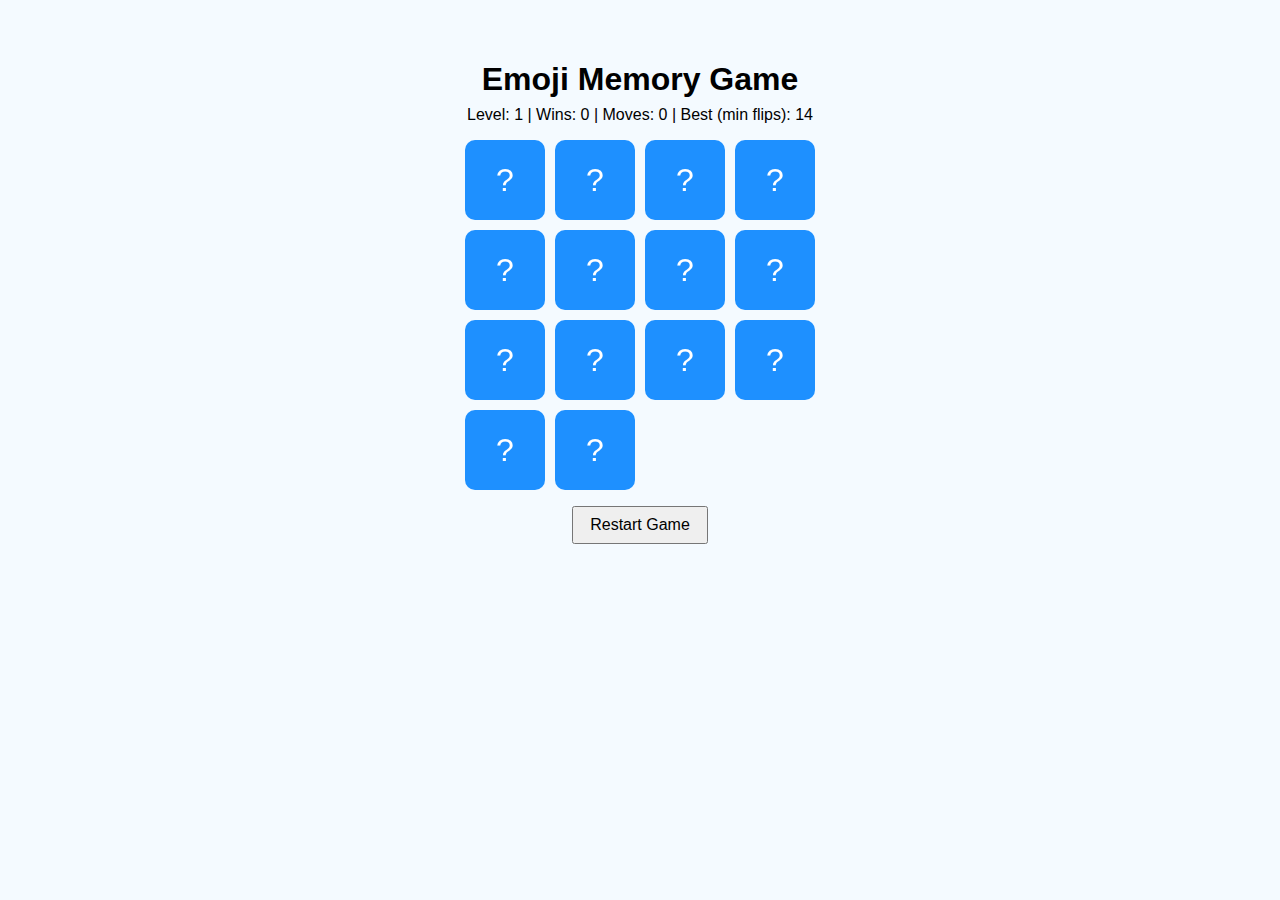
<file: memory/index.html>
<!DOCTYPE html>
<html lang="en">
<head>
  <meta charset="UTF-8" />
  <meta name="viewport" content="width=device-width, initial-scale=1.0"/>
  <title>Emoji Memory Game</title>
  <style>
    body {
      font-family: sans-serif;
      background: #f4faff;
      display: flex;
      flex-direction: column;
      align-items: center;
      padding: 2rem;
    }

    h1 {
      margin-bottom: 0.5rem;
    }

    #stats {
      margin-bottom: 1rem;
      font-size: 1rem;
      text-align: center;
    }

    #game {
      display: grid;
      gap: 10px;
      margin-bottom: 1rem;
    }

    .card {
      width: 80px;
      height: 80px;
      perspective: 1000px;
      cursor: pointer;
    }

    .card-inner {
      width: 100%;
      height: 100%;
      transition: transform 0.6s;
      transform-style: preserve-3d;
      position: relative;
    }

    .card.flipped .card-inner,
    .card.matched .card-inner {
      transform: rotateY(180deg);
    }

    .card-front, .card-back {
      position: absolute;
      width: 100%;
      height: 100%;
      backface-visibility: hidden;
      border-radius: 10px;
      display: flex;
      align-items: center;
      justify-content: center;
      font-size: 2rem;
    }

    .card-front {
      background: #1e90ff;
      color: white;
    }

    .card-back {
      background: #ffffff;
      color: black;
      transform: rotateY(180deg);
    }

    .card.matched .card-back {
      background: #90ee90;
    }

    button {
      padding: 0.5rem 1rem;
      font-size: 1rem;
      cursor: pointer;
    }
  </style>
</head>
<body>
  <h1>Emoji Memory Game</h1>
  <div id="stats">
    Level: <span id="level">1</span> |
    Wins: <span id="wins">0</span> |
    Moves: <span id="moves">0</span> |
    Best (min flips): <span id="best">–</span>
  </div>
  <div id="game"></div>
  <button id="restart">Restart Game</button>

  <script>
    const allEmojis = ["🍕", "🎈", "🚗", "🐶", "🌟", "🍩", "🎮", "📱", "👻", "🍔", "🦄", "🎲", "📷", "💡", "🎵", "🌈"];
    let level = 1;
    let wins = 0;
    let moves = 0;

    const game = document.getElementById("game");
    const levelSpan = document.getElementById("level");
    const winsSpan = document.getElementById("wins");
    const movesSpan = document.getElementById("moves");
    const bestSpan = document.getElementById("best");
    const restartBtn = document.getElementById("restart");

    function createLevel() {
      game.innerHTML = "";
      moves = 0;
      const pairCount = level + 6;
      const gridSize = Math.ceil(Math.sqrt(pairCount * 2));
      const emojis = allEmojis.slice(0, pairCount);
      let cards = [...emojis, ...emojis].sort(() => 0.5 - Math.random());

      levelSpan.innerText = level;
      winsSpan.innerText = wins;
      movesSpan.innerText = moves;
      bestSpan.innerText = pairCount * 2;

      game.style.gridTemplateColumns = `repeat(${gridSize}, 80px)`;

      let flippedCards = [];
      let matchedCount = 0;
      let lockBoard = false;

      cards.forEach(emoji => {
        const card = document.createElement("div");
        card.classList.add("card");
        card.dataset.emoji = emoji;

        card.innerHTML = `
          <div class="card-inner">
            <div class="card-front">?</div>
            <div class="card-back">${emoji}</div>
          </div>
        `;

        card.addEventListener("click", () => {
          if (lockBoard || card.classList.contains("flipped") || card.classList.contains("matched")) return;

          card.classList.add("flipped");
          flippedCards.push(card);

          if (flippedCards.length === 2) {
            lockBoard = true;
            moves++;
            movesSpan.innerText = moves;

            const [first, second] = flippedCards;

            if (first.dataset.emoji === second.dataset.emoji) {
              first.classList.add("matched");
              second.classList.add("matched");
              flippedCards = [];
              lockBoard = false;
              matchedCount++;

              if (matchedCount === pairCount) {
                setTimeout(() => {
                  wins++;
                  level++;
                  createLevel();
                }, 800);
              }
            } else {
              setTimeout(() => {
                first.classList.remove("flipped");
                second.classList.remove("flipped");
                flippedCards = [];
                lockBoard = false;
              }, 800);
            }
          }
        });

        game.appendChild(card);
      });
    }

    restartBtn.addEventListener("click", () => {
      level = 1;
      wins = 0;
      createLevel();
    });

    createLevel();
  </script>
</body>
</html>
</file>
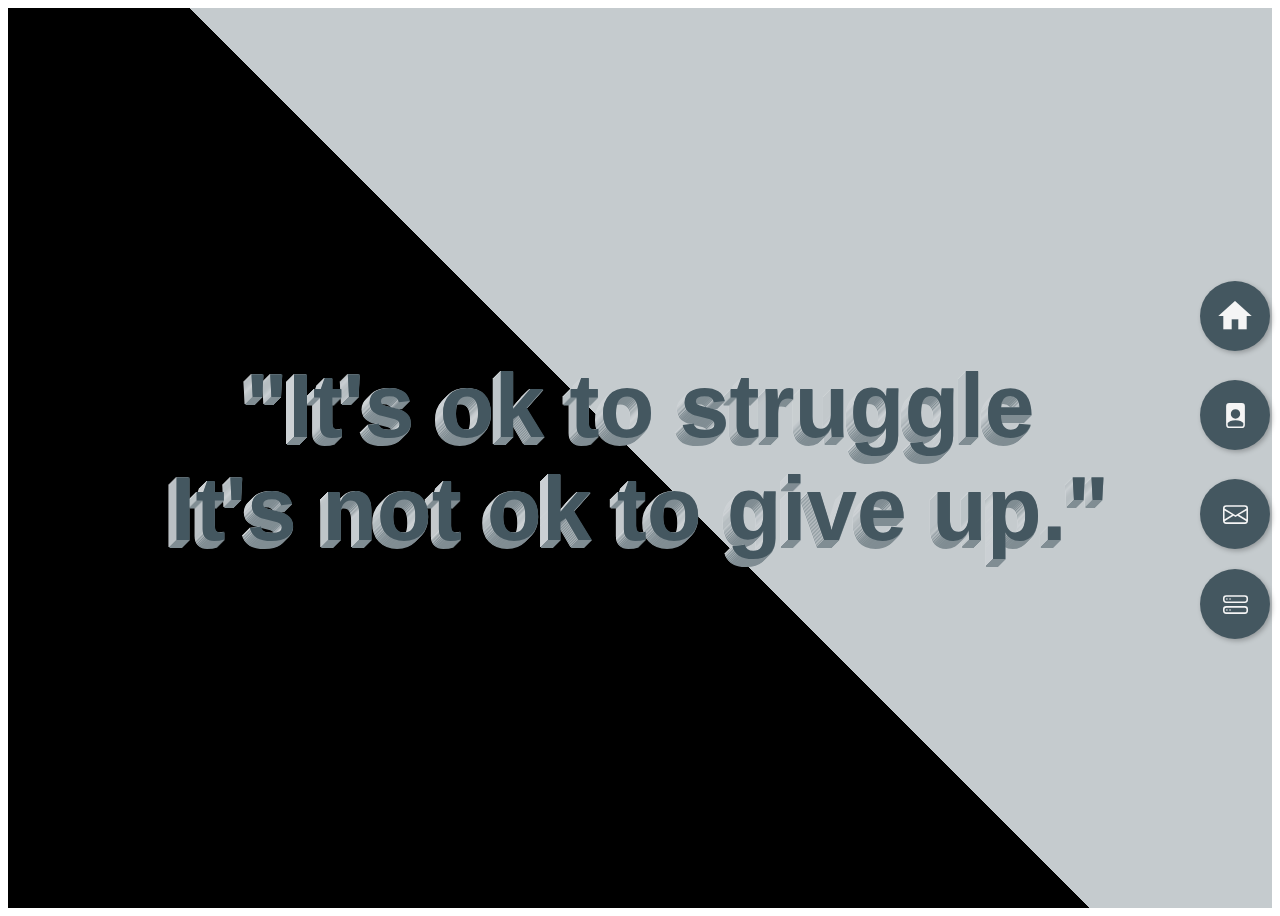
<file: portfolio/index.html>
<!DOCTYPE html>
<html>

<head>
    <meta name="viewport" content="width=device-width, initial-scale=1" />
    <link href="https://fonts.googleapis.com/icon?family=Material+Icons" rel="stylesheet" />
    <link href="https://cdn.jsdelivr.net/npm/bootstrap@5.0.1/dist/css/bootstrap.min.css" rel="stylesheet"
        integrity="sha384-+0n0xVW2eSR5OomGNYDnhzAbDsOXxcvSN1TPprVMTNDbiYZCxYbOOl7+AMvyTG2x" crossorigin="anonymous" />
    <link rel="stylesheet" href="https://cdnjs.cloudflare.com/ajax/libs/font-awesome/4.7.0/css/font-awesome.min.css" />
    <link href="https://cdn.jsdelivr.net/npm/bootstrap@5.0.1/dist/css/bootstrap.min.css" rel="stylesheet"
        integrity="sha384-+0n0xVW2eSR5OomGNYDnhzAbDsOXxcvSN1TPprVMTNDbiYZCxYbOOl7+AMvyTG2x" crossorigin="anonymous">
    <link rel="icon" href="https://img.icons8.com/dotty/80/000000/circled-p.png" type="image/gif" sizes="16x16">
    <link rel="stylesheet" href="style.css" />
    <title>Portfolio: Lesan Abbas</title>
</head>

<body>
    <div id="mySideLeft" class="sideLeft">
        <a href="javascript:void(0)" class="closebtn" onclick="closeLefttoRight()">&times;</a>
        <div class="parent">
            <div class="child">
                <h1 style="color: whitesmoke; font-family: cursive; font-size: 8vh;"><strong>&nbsp;&nbsp;Lesan
                        Abbas</strong></h1>
                <p class="text-typing"
                    style="color: whitesmoke;font-family: 'Dancing Script', cursive; font-size: 4vh;">
                    &nbsp;&nbsp;&nbsp;&nbsp;I'm a Web
                    Developer&nbsp;</p>
                <div class="sub-child">
                    <svg id="fb" xmlns="http://www.w3.org/2000/svg" onclick="onMediaClick(this.id)" width="25"
                        height="25" fill="currentColor" class="bi bi-facebook" viewBox="0 0 16 16">
                        <path
                            d="M16 8.049c0-4.446-3.582-8.05-8-8.05C3.58 0-.002 3.603-.002 8.05c0 4.017 2.926 7.347 6.75 7.951v-5.625h-2.03V8.05H6.75V6.275c0-2.017 1.195-3.131 3.022-3.131.876 0 1.791.157 1.791.157v1.98h-1.009c-.993 0-1.303.621-1.303 1.258v1.51h2.218l-.354 2.326H9.25V16c3.824-.604 6.75-3.934 6.75-7.951z" />
                    </svg>
                    <svg id="twitter" xmlns="http://www.w3.org/2000/svg" onclick="onMediaClick(this.id)" width="25"
                        height="25" fill="currentColor" class="bi bi-twitter" viewBox="0 0 16 16">
                        <path
                            d="M5.026 15c6.038 0 9.341-5.003 9.341-9.334 0-.14 0-.282-.006-.422A6.685 6.685 0 0 0 16 3.542a6.658 6.658 0 0 1-1.889.518 3.301 3.301 0 0 0 1.447-1.817 6.533 6.533 0 0 1-2.087.793A3.286 3.286 0 0 0 7.875 6.03a9.325 9.325 0 0 1-6.767-3.429 3.289 3.289 0 0 0 1.018 4.382A3.323 3.323 0 0 1 .64 6.575v.045a3.288 3.288 0 0 0 2.632 3.218 3.203 3.203 0 0 1-.865.115 3.23 3.23 0 0 1-.614-.057 3.283 3.283 0 0 0 3.067 2.277A6.588 6.588 0 0 1 .78 13.58a6.32 6.32 0 0 1-.78-.045A9.344 9.344 0 0 0 5.026 15z" />
                    </svg>
                    <svg id="linkedin" xmlns="http://www.w3.org/2000/svg" onclick="onMediaClick(this.id)" width="25"
                        height="25" fill="currentColor" class="bi bi-linkedin" viewBox="0 0 16 16">
                        <path
                            d="M0 1.146C0 .513.526 0 1.175 0h13.65C15.474 0 16 .513 16 1.146v13.708c0 .633-.526 1.146-1.175 1.146H1.175C.526 16 0 15.487 0 14.854V1.146zm4.943 12.248V6.169H2.542v7.225h2.401zm-1.2-8.212c.837 0 1.358-.554 1.358-1.248-.015-.709-.52-1.248-1.342-1.248-.822 0-1.359.54-1.359 1.248 0 .694.521 1.248 1.327 1.248h.016zm4.908 8.212V9.359c0-.216.016-.432.08-.586.173-.431.568-.878 1.232-.878.869 0 1.216.662 1.216 1.634v3.865h2.401V9.25c0-2.22-1.184-3.252-2.764-3.252-1.274 0-1.845.7-2.165 1.193v.025h-.016a5.54 5.54 0 0 1 .016-.025V6.169h-2.4c.03.678 0 7.225 0 7.225h2.4z" />
                    </svg>
                    <svg id="insta" xmlns="http://www.w3.org/2000/svg" onclick="onMediaClick(this.id)" width="25"
                        height="25" fill="currentColor" class="bi bi-instagram" viewBox="0 0 16 16">
                        <path
                            d="M8 0C5.829 0 5.556.01 4.703.048 3.85.088 3.269.222 2.76.42a3.917 3.917 0 0 0-1.417.923A3.927 3.927 0 0 0 .42 2.76C.222 3.268.087 3.85.048 4.7.01 5.555 0 5.827 0 8.001c0 2.172.01 2.444.048 3.297.04.852.174 1.433.372 1.942.205.526.478.972.923 1.417.444.445.89.719 1.416.923.51.198 1.09.333 1.942.372C5.555 15.99 5.827 16 8 16s2.444-.01 3.298-.048c.851-.04 1.434-.174 1.943-.372a3.916 3.916 0 0 0 1.416-.923c.445-.445.718-.891.923-1.417.197-.509.332-1.09.372-1.942C15.99 10.445 16 10.173 16 8s-.01-2.445-.048-3.299c-.04-.851-.175-1.433-.372-1.941a3.926 3.926 0 0 0-.923-1.417A3.911 3.911 0 0 0 13.24.42c-.51-.198-1.092-.333-1.943-.372C10.443.01 10.172 0 7.998 0h.003zm-.717 1.442h.718c2.136 0 2.389.007 3.232.046.78.035 1.204.166 1.486.275.373.145.64.319.92.599.28.28.453.546.598.92.11.281.24.705.275 1.485.039.843.047 1.096.047 3.231s-.008 2.389-.047 3.232c-.035.78-.166 1.203-.275 1.485a2.47 2.47 0 0 1-.599.919c-.28.28-.546.453-.92.598-.28.11-.704.24-1.485.276-.843.038-1.096.047-3.232.047s-2.39-.009-3.233-.047c-.78-.036-1.203-.166-1.485-.276a2.478 2.478 0 0 1-.92-.598 2.48 2.48 0 0 1-.6-.92c-.109-.281-.24-.705-.275-1.485-.038-.843-.046-1.096-.046-3.233 0-2.136.008-2.388.046-3.231.036-.78.166-1.204.276-1.486.145-.373.319-.64.599-.92.28-.28.546-.453.92-.598.282-.11.705-.24 1.485-.276.738-.034 1.024-.044 2.515-.045v.002zm4.988 1.328a.96.96 0 1 0 0 1.92.96.96 0 0 0 0-1.92zm-4.27 1.122a4.109 4.109 0 1 0 0 8.217 4.109 4.109 0 0 0 0-8.217zm0 1.441a2.667 2.667 0 1 1 0 5.334 2.667 2.667 0 0 1 0-5.334z" />
                    </svg>
                    <svg id="reddit" xmlns="http://www.w3.org/2000/svg" onclick="onMediaClick(this.id)" width="25"
                        height="25" fill="currentColor" class="bi bi-reddit" viewBox="0 0 16 16">
                        <path
                            d="M6.167 8a.831.831 0 0 0-.83.83c0 .459.372.84.83.831a.831.831 0 0 0 0-1.661zm1.843 3.647c.315 0 1.403-.038 1.976-.611a.232.232 0 0 0 0-.306.213.213 0 0 0-.306 0c-.353.363-1.126.487-1.67.487-.545 0-1.308-.124-1.671-.487a.213.213 0 0 0-.306 0 .213.213 0 0 0 0 .306c.564.563 1.652.61 1.977.61zm.992-2.807c0 .458.373.83.831.83.458 0 .83-.381.83-.83a.831.831 0 0 0-1.66 0z" />
                        <path
                            d="M16 8A8 8 0 1 1 0 8a8 8 0 0 1 16 0zm-3.828-1.165c-.315 0-.602.124-.812.325-.801-.573-1.9-.945-3.121-.993l.534-2.501 1.738.372a.83.83 0 1 0 .83-.869.83.83 0 0 0-.744.468l-1.938-.41a.203.203 0 0 0-.153.028.186.186 0 0 0-.086.134l-.592 2.788c-1.24.038-2.358.41-3.17.992-.21-.2-.496-.324-.81-.324a1.163 1.163 0 0 0-.478 2.224c-.02.115-.029.23-.029.353 0 1.795 2.091 3.256 4.669 3.256 2.577 0 4.668-1.451 4.668-3.256 0-.114-.01-.238-.029-.353.401-.181.688-.592.688-1.069 0-.65-.525-1.165-1.165-1.165z" />
                    </svg>
                </div>
            </div>
        </div>
    </div>

    <div id="mySideLeft1" class="sideLeft1">
        <a href="javascript:void(0)" class="closebtn" onclick="closeLefttoRight1()">&times;</a>
        <div class="parent">
            <div class="child">
                <h1 style="color: whitesmoke; font-family: cursive; font-size: 8vh;">ABOUT ME</h1>
                <div class="sub-child">
                    <ul style="color: black; font-family: cursive; font-size: 3vh;">
                        <li><strong>Name:</strong> Lesan Abbas</li>
                        <li><strong>Website:</strong> <a style="text-decoration: none; color: black;"
                                href="https://lesanabbas.tk/portfolio/index.html">lesanabbas.tk</a></li>
                        <li><strong>Phone:</strong><a style="text-decoration: none; color: black;"
                                href="tel:8299210314">+91 8299210314</a></li>
                        <li><strong>City:</strong> India</li>
                    </ul>
                    <ul style="color: black; font-family: cursive; font-size: 3vh;">
                        <li><strong>Age:</strong> 20</li>
                        <li><strong>Degree:</strong> B.Tech</li>
                        <li><strong>Email:</strong><a style="text-decoration: none; color: black;"
                                href="mailto:lesanabbas@gmail.com">lesanabbas@gmail.com</a></li>
                        <li><strong>Freelance:</strong> Available</li>
                    </ul>
                </div>
            </div>
        </div>
    </div>

    <div id="mySideLeft2" class="sideLeft2">
        <a href="javascript:void(0)" class="closebtn" onclick="closeLefttoRight2()">&times;</a>
        <div class="parent">
            <div class="child">
                <div class="contact-box" style="width: 250px; height: 150px; background-color: rgb(236, 223, 223);">
                    <span class="material-icons">share</span>
                    <p>Social Profiles</p>
                    <div class="social-contact">
                        <svg id="fb" xmlns="http://www.w3.org/2000/svg" onclick="onMediaClick(this.id)" width="25"
                            height="25" fill="currentColor" class="bi bi-facebook" viewBox="0 0 16 16">
                            <path
                                d="M16 8.049c0-4.446-3.582-8.05-8-8.05C3.58 0-.002 3.603-.002 8.05c0 4.017 2.926 7.347 6.75 7.951v-5.625h-2.03V8.05H6.75V6.275c0-2.017 1.195-3.131 3.022-3.131.876 0 1.791.157 1.791.157v1.98h-1.009c-.993 0-1.303.621-1.303 1.258v1.51h2.218l-.354 2.326H9.25V16c3.824-.604 6.75-3.934 6.75-7.951z" />
                        </svg>
                        <svg id="twitter" xmlns="http://www.w3.org/2000/svg" onclick="onMediaClick(this.id)" width="25"
                            height="25" fill="currentColor" class="bi bi-twitter" viewBox="0 0 16 16">
                            <path
                                d="M5.026 15c6.038 0 9.341-5.003 9.341-9.334 0-.14 0-.282-.006-.422A6.685 6.685 0 0 0 16 3.542a6.658 6.658 0 0 1-1.889.518 3.301 3.301 0 0 0 1.447-1.817 6.533 6.533 0 0 1-2.087.793A3.286 3.286 0 0 0 7.875 6.03a9.325 9.325 0 0 1-6.767-3.429 3.289 3.289 0 0 0 1.018 4.382A3.323 3.323 0 0 1 .64 6.575v.045a3.288 3.288 0 0 0 2.632 3.218 3.203 3.203 0 0 1-.865.115 3.23 3.23 0 0 1-.614-.057 3.283 3.283 0 0 0 3.067 2.277A6.588 6.588 0 0 1 .78 13.58a6.32 6.32 0 0 1-.78-.045A9.344 9.344 0 0 0 5.026 15z" />
                        </svg>
                        <svg id="linkedin" xmlns="http://www.w3.org/2000/svg" onclick="onMediaClick(this.id)" width="25"
                            height="25" fill="currentColor" class="bi bi-linkedin" viewBox="0 0 16 16">
                            <path
                                d="M0 1.146C0 .513.526 0 1.175 0h13.65C15.474 0 16 .513 16 1.146v13.708c0 .633-.526 1.146-1.175 1.146H1.175C.526 16 0 15.487 0 14.854V1.146zm4.943 12.248V6.169H2.542v7.225h2.401zm-1.2-8.212c.837 0 1.358-.554 1.358-1.248-.015-.709-.52-1.248-1.342-1.248-.822 0-1.359.54-1.359 1.248 0 .694.521 1.248 1.327 1.248h.016zm4.908 8.212V9.359c0-.216.016-.432.08-.586.173-.431.568-.878 1.232-.878.869 0 1.216.662 1.216 1.634v3.865h2.401V9.25c0-2.22-1.184-3.252-2.764-3.252-1.274 0-1.845.7-2.165 1.193v.025h-.016a5.54 5.54 0 0 1 .016-.025V6.169h-2.4c.03.678 0 7.225 0 7.225h2.4z" />
                        </svg>
                        <svg id="insta" xmlns="http://www.w3.org/2000/svg" onclick="onMediaClick(this.id)" width="25"
                            height="25" fill="currentColor" class="bi bi-instagram" viewBox="0 0 16 16">
                            <path
                                d="M8 0C5.829 0 5.556.01 4.703.048 3.85.088 3.269.222 2.76.42a3.917 3.917 0 0 0-1.417.923A3.927 3.927 0 0 0 .42 2.76C.222 3.268.087 3.85.048 4.7.01 5.555 0 5.827 0 8.001c0 2.172.01 2.444.048 3.297.04.852.174 1.433.372 1.942.205.526.478.972.923 1.417.444.445.89.719 1.416.923.51.198 1.09.333 1.942.372C5.555 15.99 5.827 16 8 16s2.444-.01 3.298-.048c.851-.04 1.434-.174 1.943-.372a3.916 3.916 0 0 0 1.416-.923c.445-.445.718-.891.923-1.417.197-.509.332-1.09.372-1.942C15.99 10.445 16 10.173 16 8s-.01-2.445-.048-3.299c-.04-.851-.175-1.433-.372-1.941a3.926 3.926 0 0 0-.923-1.417A3.911 3.911 0 0 0 13.24.42c-.51-.198-1.092-.333-1.943-.372C10.443.01 10.172 0 7.998 0h.003zm-.717 1.442h.718c2.136 0 2.389.007 3.232.046.78.035 1.204.166 1.486.275.373.145.64.319.92.599.28.28.453.546.598.92.11.281.24.705.275 1.485.039.843.047 1.096.047 3.231s-.008 2.389-.047 3.232c-.035.78-.166 1.203-.275 1.485a2.47 2.47 0 0 1-.599.919c-.28.28-.546.453-.92.598-.28.11-.704.24-1.485.276-.843.038-1.096.047-3.232.047s-2.39-.009-3.233-.047c-.78-.036-1.203-.166-1.485-.276a2.478 2.478 0 0 1-.92-.598 2.48 2.48 0 0 1-.6-.92c-.109-.281-.24-.705-.275-1.485-.038-.843-.046-1.096-.046-3.233 0-2.136.008-2.388.046-3.231.036-.78.166-1.204.276-1.486.145-.373.319-.64.599-.92.28-.28.546-.453.92-.598.282-.11.705-.24 1.485-.276.738-.034 1.024-.044 2.515-.045v.002zm4.988 1.328a.96.96 0 1 0 0 1.92.96.96 0 0 0 0-1.92zm-4.27 1.122a4.109 4.109 0 1 0 0 8.217 4.109 4.109 0 0 0 0-8.217zm0 1.441a2.667 2.667 0 1 1 0 5.334 2.667 2.667 0 0 1 0-5.334z" />
                        </svg>
                        <svg id="reddit" xmlns="http://www.w3.org/2000/svg" onclick="onMediaClick(this.id)" width="25"
                            height="25" fill="currentColor" class="bi bi-reddit" viewBox="0 0 16 16">
                            <path
                                d="M6.167 8a.831.831 0 0 0-.83.83c0 .459.372.84.83.831a.831.831 0 0 0 0-1.661zm1.843 3.647c.315 0 1.403-.038 1.976-.611a.232.232 0 0 0 0-.306.213.213 0 0 0-.306 0c-.353.363-1.126.487-1.67.487-.545 0-1.308-.124-1.671-.487a.213.213 0 0 0-.306 0 .213.213 0 0 0 0 .306c.564.563 1.652.61 1.977.61zm.992-2.807c0 .458.373.83.831.83.458 0 .83-.381.83-.83a.831.831 0 0 0-1.66 0z" />
                            <path
                                d="M16 8A8 8 0 1 1 0 8a8 8 0 0 1 16 0zm-3.828-1.165c-.315 0-.602.124-.812.325-.801-.573-1.9-.945-3.121-.993l.534-2.501 1.738.372a.83.83 0 1 0 .83-.869.83.83 0 0 0-.744.468l-1.938-.41a.203.203 0 0 0-.153.028.186.186 0 0 0-.086.134l-.592 2.788c-1.24.038-2.358.41-3.17.992-.21-.2-.496-.324-.81-.324a1.163 1.163 0 0 0-.478 2.224c-.02.115-.029.23-.029.353 0 1.795 2.091 3.256 4.669 3.256 2.577 0 4.668-1.451 4.668-3.256 0-.114-.01-.238-.029-.353.401-.181.688-.592.688-1.069 0-.65-.525-1.165-1.165-1.165z" />
                        </svg>
                    </div>
                </div>
                <div class="contact-box" style="width: 250px; height: 150px; background-color: rgb(236, 223, 223);">
                    <span class="material-icons">
                        mail
                    </span>
                    <p>Email Me</p>
                    <p><a style="text-decoration: none; color: black;"
                            href="mailto:lesanabbas@gmail.com">lesanabbas@gmail.com</a></p>

                </div>
                <div class="contact-box" style="width: 250px; height: 150px; background-color: rgb(236, 223, 223);">
                    <span class="material-icons">
                        phone_in_talk
                    </span>
                    <p>Call Me</p>
                    <p><a style="text-decoration: none; color: black;" href="tel:8299210314">+91 8299210314</a></p>
                </div>
            </div>
        </div>
    </div>

    <div id="mySideLeft3" class="sideLeft3">
        <a href="javascript:void(0)" class="closebtn" onclick="closeLefttoRight3()">&times;</a>
        <div class="grand_parent">
            <h1 style="font-family: 'Condiment'">Services</h1>
            <div class="parent">
                <div class="child1">
                    <h2>Web Development</h2>
                </div>
                <div class="child2">
                    <h2>Android Development</h2>
                </div>
                <div class="child3">
                    <h2>BackEnd Development</h2>
                </div>
            </div>
        </div>
    </div>

    <a href="#" data-bs-toggle="modal" data-bs-target="#myModal" data-bs-toggle="tooltip" data-bs-placement="top"
        title="Home" onclick="openLefttoRight()" class="material-icons floating-home">home</a>
    <a href="#" data-bs-toggle="modal" data-bs-target="#myModal" data-bs-toggle="tooltip" data-bs-placement="top"
        title="About" onclick="openLefttoRight1()" class="material-icons floating-about"><svg
            xmlns="http://www.w3.org/2000/svg" width="25" height="25" fill="currentColor" class="bi bi-file-person-fill"
            viewBox="0 0 16 16">
            <path
                d="M12 0H4a2 2 0 0 0-2 2v12a2 2 0 0 0 2 2h8a2 2 0 0 0 2-2V2a2 2 0 0 0-2-2zm-1 7a3 3 0 1 1-6 0 3 3 0 0 1 6 0zm-3 4c2.623 0 4.146.826 5 1.755V14a1 1 0 0 1-1 1H4a1 1 0 0 1-1-1v-1.245C3.854 11.825 5.377 11 8 11z" />
        </svg></a>
    <a href="#" data-bs-toggle="modal" data-bs-target="#myModal" data-bs-toggle="tooltip" data-bs-placement="top"
        title="Contact" onclick="openLefttoRight2()" class="material-icons floating-contact"><svg
            xmlns="http://www.w3.org/2000/svg" width="25" height="25" fill="currentColor" class="bi bi-envelope"
            viewBox="0 0 16 16">
            <path
                d="M0 4a2 2 0 0 1 2-2h12a2 2 0 0 1 2 2v8a2 2 0 0 1-2 2H2a2 2 0 0 1-2-2V4zm2-1a1 1 0 0 0-1 1v.217l7 4.2 7-4.2V4a1 1 0 0 0-1-1H2zm13 2.383-4.758 2.855L15 11.114v-5.73zm-.034 6.878L9.271 8.82 8 9.583 6.728 8.82l-5.694 3.44A1 1 0 0 0 2 13h12a1 1 0 0 0 .966-.739zM1 11.114l4.758-2.876L1 5.383v5.73z" />
        </svg></a>
    <a href="#" data-bs-toggle="modal" data-bs-target="#myModal" data-bs-toggle="tooltip" data-bs-placement="top"
        title="Service" onclick="openLefttoRigh3()" class="material-icons floating-service"><svg
            xmlns="http://www.w3.org/2000/svg" width="25" height="25" fill="currentColor" class="bi bi-hdd-stack"
            viewBox="0 0 16 16">
            <path
                d="M14 10a1 1 0 0 1 1 1v1a1 1 0 0 1-1 1H2a1 1 0 0 1-1-1v-1a1 1 0 0 1 1-1h12zM2 9a2 2 0 0 0-2 2v1a2 2 0 0 0 2 2h12a2 2 0 0 0 2-2v-1a2 2 0 0 0-2-2H2z" />
            <path
                d="M5 11.5a.5.5 0 1 1-1 0 .5.5 0 0 1 1 0zm-2 0a.5.5 0 1 1-1 0 .5.5 0 0 1 1 0zM14 3a1 1 0 0 1 1 1v1a1 1 0 0 1-1 1H2a1 1 0 0 1-1-1V4a1 1 0 0 1 1-1h12zM2 2a2 2 0 0 0-2 2v1a2 2 0 0 0 2 2h12a2 2 0 0 0 2-2V4a2 2 0 0 0-2-2H2z" />
            <path d="M5 4.5a.5.5 0 1 1-1 0 .5.5 0 0 1 1 0zm-2 0a.5.5 0 1 1-1 0 .5.5 0 0 1 1 0z" />
        </svg></a>

    <div id="main">
        <div class="one">
            <h1 class="shadow-close">"It's ok to struggle </br>It's not ok to give up."</h1>
            <h1 class="shadow-close"></h1>
        </div>
    </div>

    <script src="link.js"></script>
    <script src="https://cdn.jsdelivr.net/npm/@popperjs/core@2.9.2/dist/umd/popper.min.js"
        integrity="sha384-IQsoLXl5PILFhosVNubq5LC7Qb9DXgDA9i+tQ8Zj3iwWAwPtgFTxbJ8NT4GN1R8p"
        crossorigin="anonymous"></script>
    <script src="https://cdn.jsdelivr.net/npm/bootstrap@5.0.1/dist/js/bootstrap.min.js"
        integrity="sha384-Atwg2Pkwv9vp0ygtn1JAojH0nYbwNJLPhwyoVbhoPwBhjQPR5VtM2+xf0Uwh9KtT"
        crossorigin="anonymous"></script>
</body>

</html>
</file>
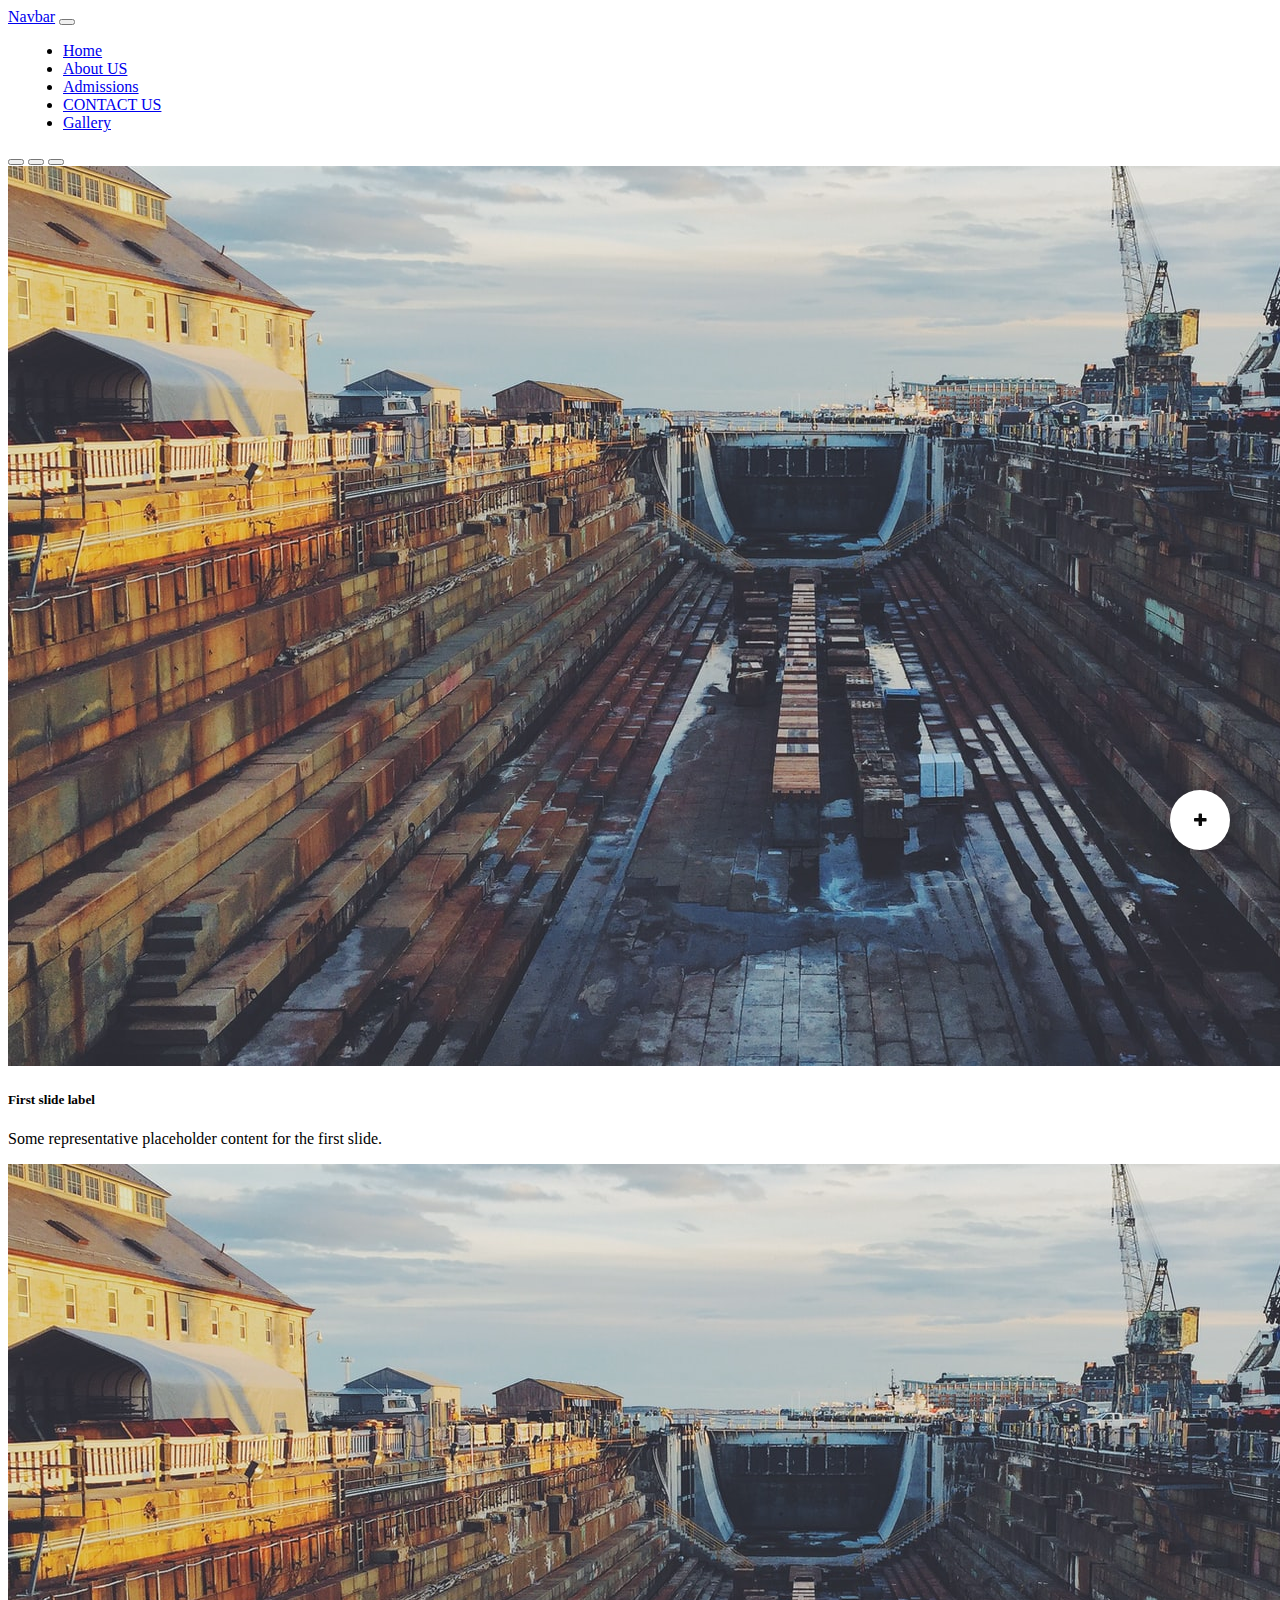
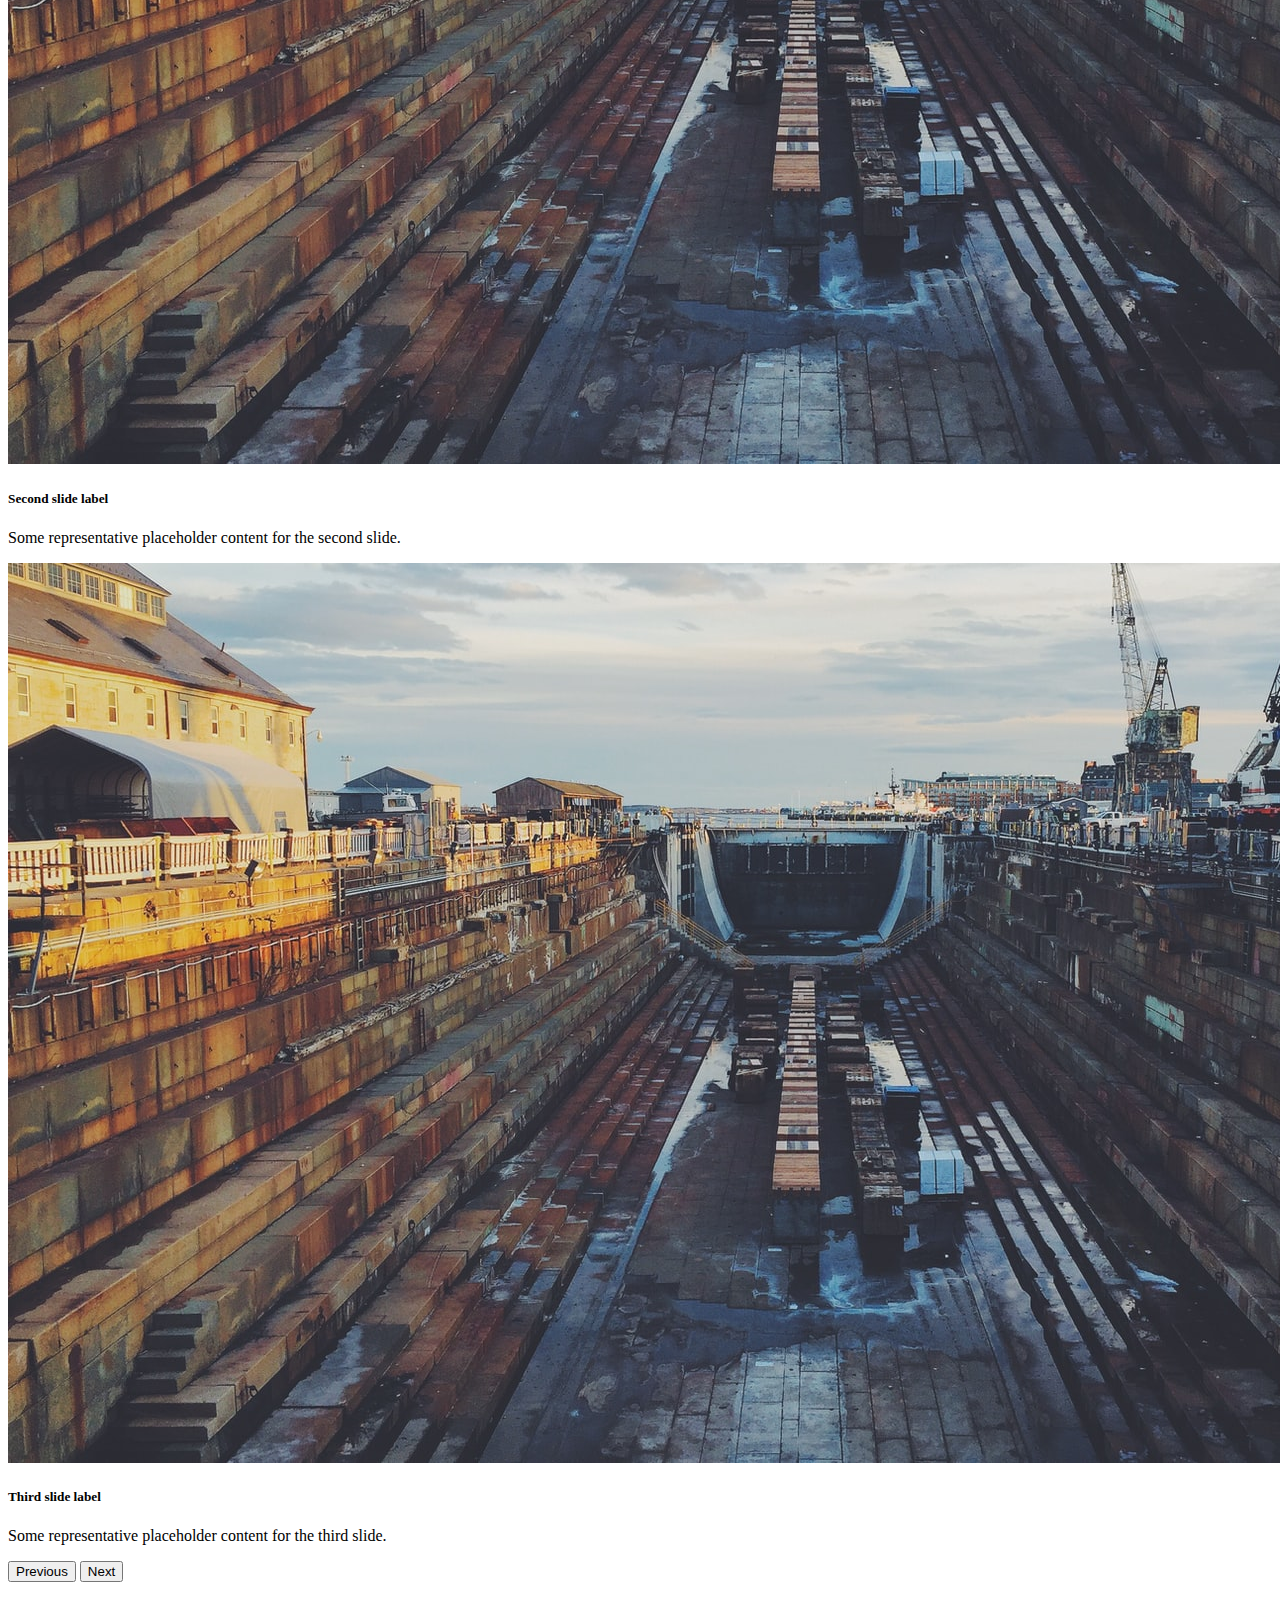
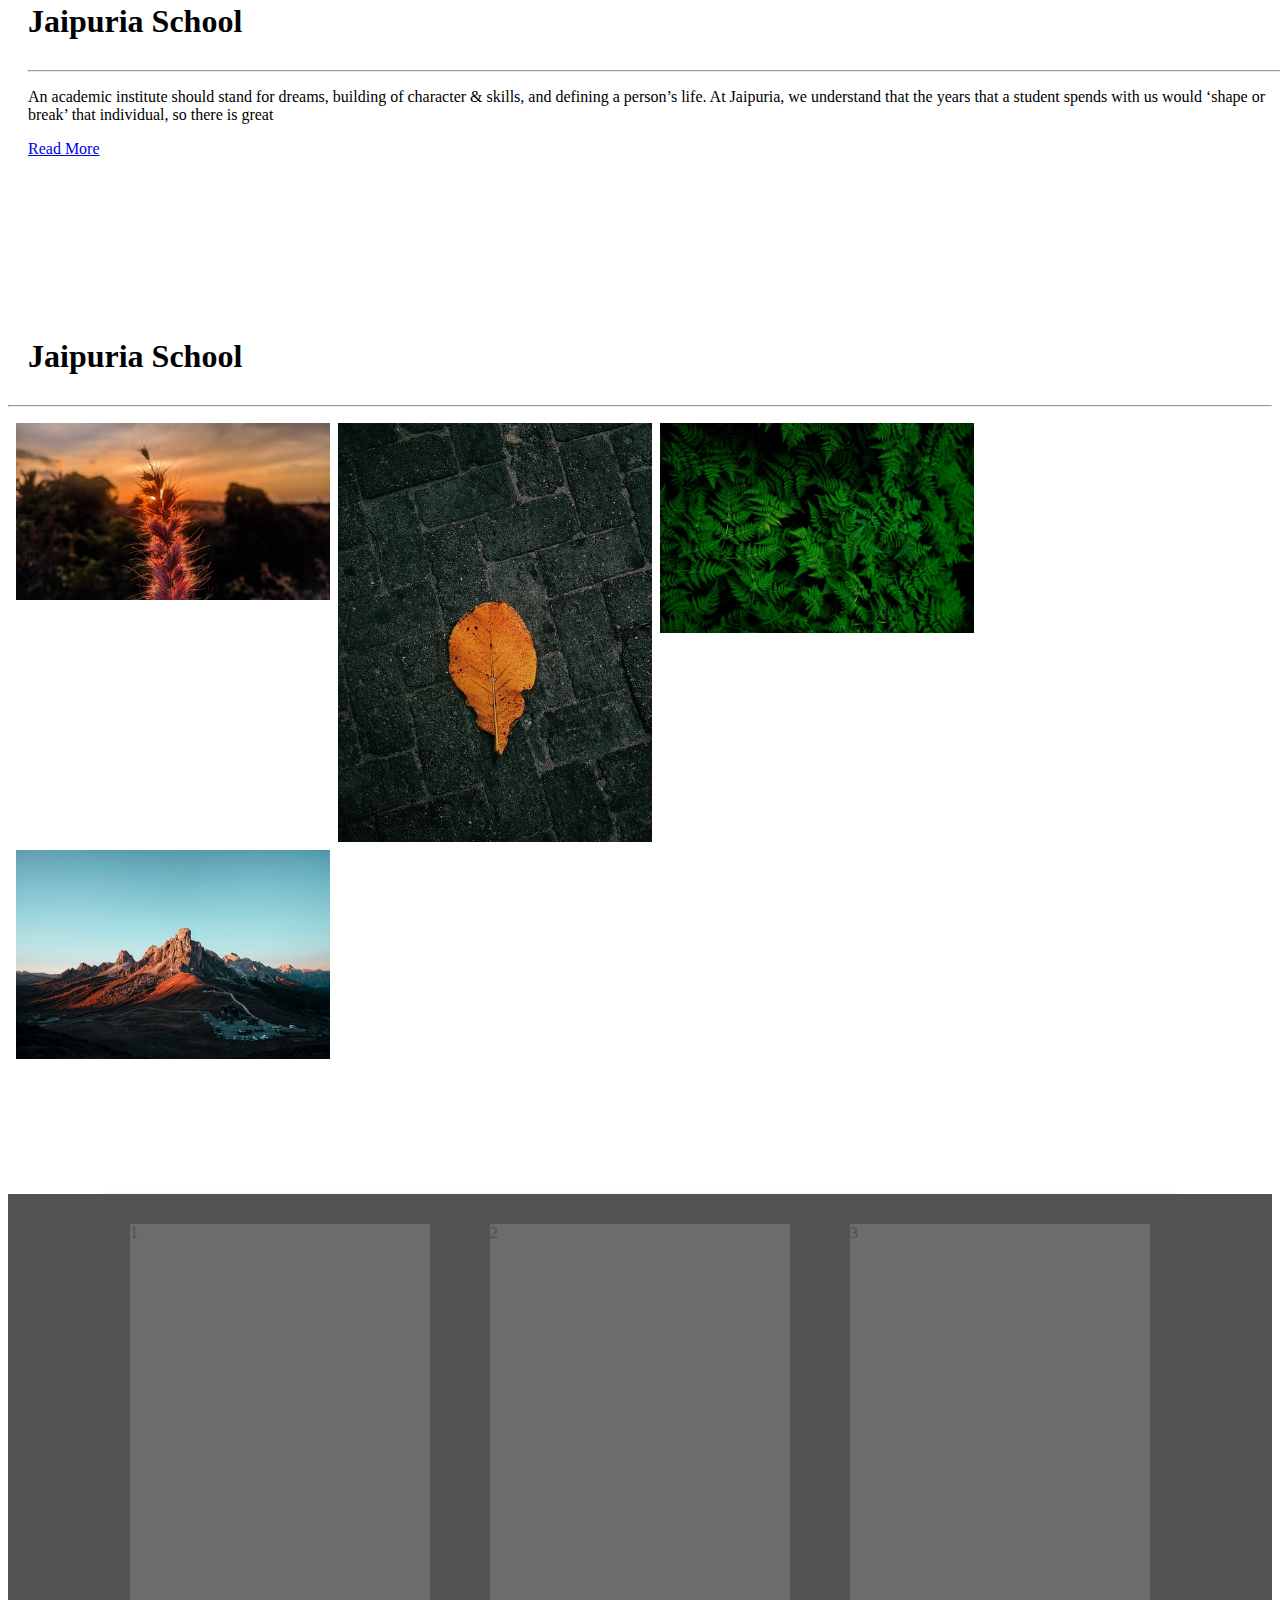
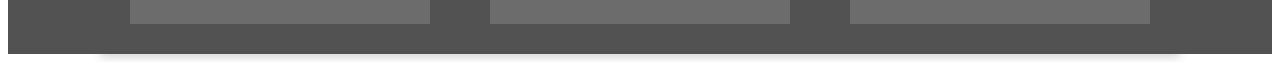
<file: Website/index.html>
<!DOCTYPE html>
<html>

<head>
    <link rel="stylesheet" type="text/css" href="main.css">
    <meta charset="utf-8">
    <meta name="viewport" content="width=device-width, initial-scale=1.0">
    <link href="https://cdn.jsdelivr.net/npm/bootstrap@5.0.2/dist/css/bootstrap.min.css" rel="stylesheet"
        integrity="sha384-EVSTQN3/azprG1Anm3QDgpJLIm9Nao0Yz1ztcQTwFspd3yD65VohhpuuCOmLASjC" crossorigin="anonymous">
    <link rel="stylesheet" href="https://cdnjs.cloudflare.com/ajax/libs/font-awesome/4.7.0/css/font-awesome.min.css">
</head>

<body>
    <nav class="navbar navbar-expand-lg navbar-light bg-light">
        <div class="container-fluid">
            <a class="navbar-brand" href="#">Navbar</a>
            <button class="navbar-toggler" type="button" data-bs-toggle="collapse"
                data-bs-target="#navbarSupportedContent" aria-controls="navbarSupportedContent" aria-expanded="false"
                aria-label="Toggle navigation">
                <span class="navbar-toggler-icon"></span>
            </button>
            <div class="container">
                <div class="collapse navbar-collapse float-end" id="navbarSupportedContent">
                    <ul class="navbar-nav me-auto mb-2 mb-lg-0">
                        <li class="nav-item">
                            <a class="nav-link active" aria-current="page" href="#">Home</a>
                        </li>
                        <li class="nav-item">
                            <a class="nav-link active" href="#">About US</a>
                        </li>
                        <li class="nav-item">
                            <a class="nav-link active" href="#">Admissions</a>
                        </li>
                        <li class="nav-item">
                            <a class="nav-link active" href="#">CONTACT US</a>
                        </li>
                        <li class="nav-item">
                            <a class="nav-link active" href="#">Gallery</a>
                        </li>
                    </ul>
                </div>
            </div>
        </div>
    </nav>

    <div class="fab-container">
        <div class="fab fab-icon-holder">
            <i class="fa fa-plus"></i>
        </div>

        <ul class="fab-options">
            <li>
                <span class="fab-label">Facebook</span>
                <div class="fab-icon-holder">
                    <i class="fa fa-facebook"></i>
                </div>
            </li>
            <li>
                <span class="fab-label">Instagram</span>
                <div class="fab-icon-holder">
                    <i class="fa fa-instagram"></i>
                </div>
            </li>
            <li>
                <span class="fab-label">Twitter</span>
                <div class="fab-icon-holder">
                    <i class="fa fa-twitter"></i>
                </div>
            </li>
            <li>
                <span class="fab-label">Linkedin</span>
                <div class="fab-icon-holder">
                    <i class="fa fa-linkedin"></i>
                </div>
            </li>
        </ul>
    </div>

    <div id="carouselExampleCaptions" class="carousel slide " data-bs-ride="carousel">
        <div class="carousel-indicators">
            <button type="button" data-bs-target="#carouselExampleCaptions" data-bs-slide-to="0" class="active"
                aria-current="true" aria-label="Slide 1"></button>
            <button type="button" data-bs-target="#carouselExampleCaptions" data-bs-slide-to="1"
                aria-label="Slide 2"></button>
            <button type="button" data-bs-target="#carouselExampleCaptions" data-bs-slide-to="2"
                aria-label="Slide 3"></button>
        </div>
        <div class="carousel-inner">
            <div class="carousel-item active">
                <img src="1.png" class="d-block w-100" alt="...">
                <div class="carousel-caption d-none d-md-block">
                    <h5>First slide label</h5>
                    <p>Some representative placeholder content for the first slide.</p>
                </div>
            </div>
            <div class="carousel-item">
                <img src="2.png" class="d-block w-100" alt="...">
                <div class="carousel-caption d-none d-md-block">
                    <h5>Second slide label</h5>
                    <p>Some representative placeholder content for the second slide.</p>
                </div>
            </div>
            <div class="carousel-item">
                <img src="3.png" class="d-block w-100" alt="...">
                <div class="carousel-caption d-none d-md-block">
                    <h5>Third slide label</h5>
                    <p>Some representative placeholder content for the third slide.</p>
                </div>
            </div>
        </div>
        <button class="carousel-control-prev" type="button" data-bs-target="#carouselExampleCaptions"
            data-bs-slide="prev">
            <span class="carousel-control-prev-icon" aria-hidden="true"></span>
            <span class="visually-hidden">Previous</span>
        </button>
        <button class="carousel-control-next" type="button" data-bs-target="#carouselExampleCaptions"
            data-bs-slide="next">
            <span class="carousel-control-next-icon" aria-hidden="true"></span>
            <span class="visually-hidden">Next</span>
        </button>
    </div>

    <div class="about-container">
        <div class="container">
            <h1 style="margin-bottom:30px;">Jaipuria <span class="themecolor">School</span></h1>
            <hr>
            <p>An academic institute should stand for dreams, building of character &amp; skills,
                and defining a person’s life. At Jaipuria, we understand that the years that a
                student spends with us would ‘shape or break’ that individual, so there is great
            </p>
            <a href="#" class="btn btn-danger">Read More</a>
        </div>
    </div>

    <div class="br-container">
        <div class="container">
            <h1 style="margin-bottom:30px; margin-left: 20px;">Jaipuria <span class="themecolor">School</span></h1>
            <hr>
        </div>
        <div class="row">
            <div class="column">
                <img src="11.png" style="width:100%">
            </div>
            <div class="column">
                <img src="22.png" style="width:100%">
            </div>
            <div class="column">
                <img src="66.png" style="width:100%">
            </div>
            <div class="column">
                <img src="33.png" style="width:100%">
            </div>
        </div>
    </div>

    <div class="activities-container">
        <div class="flex-container">
            <div class="item">1</div>
            <div class="item">2</div>
            <div class="item">3</div>
        </div>
    </div>

    



    <!-- <div class="footer">
        <a href="#">github</a>
    </div> -->
    <!-- <img src="https://source.unsplash.com/user/erondu/1600x900"> -->
    <script src="script.js"></script>
    <script src="https://cdn.jsdelivr.net/npm/bootstrap@5.0.2/dist/js/bootstrap.bundle.min.js"
        integrity="sha384-MrcW6ZMFYlzcLA8Nl+NtUVF0sA7MsXsP1UyJoMp4YLEuNSfAP+JcXn/tWtIaxVXM"
        crossorigin="anonymous"></script>
</body>

</html>
</file>
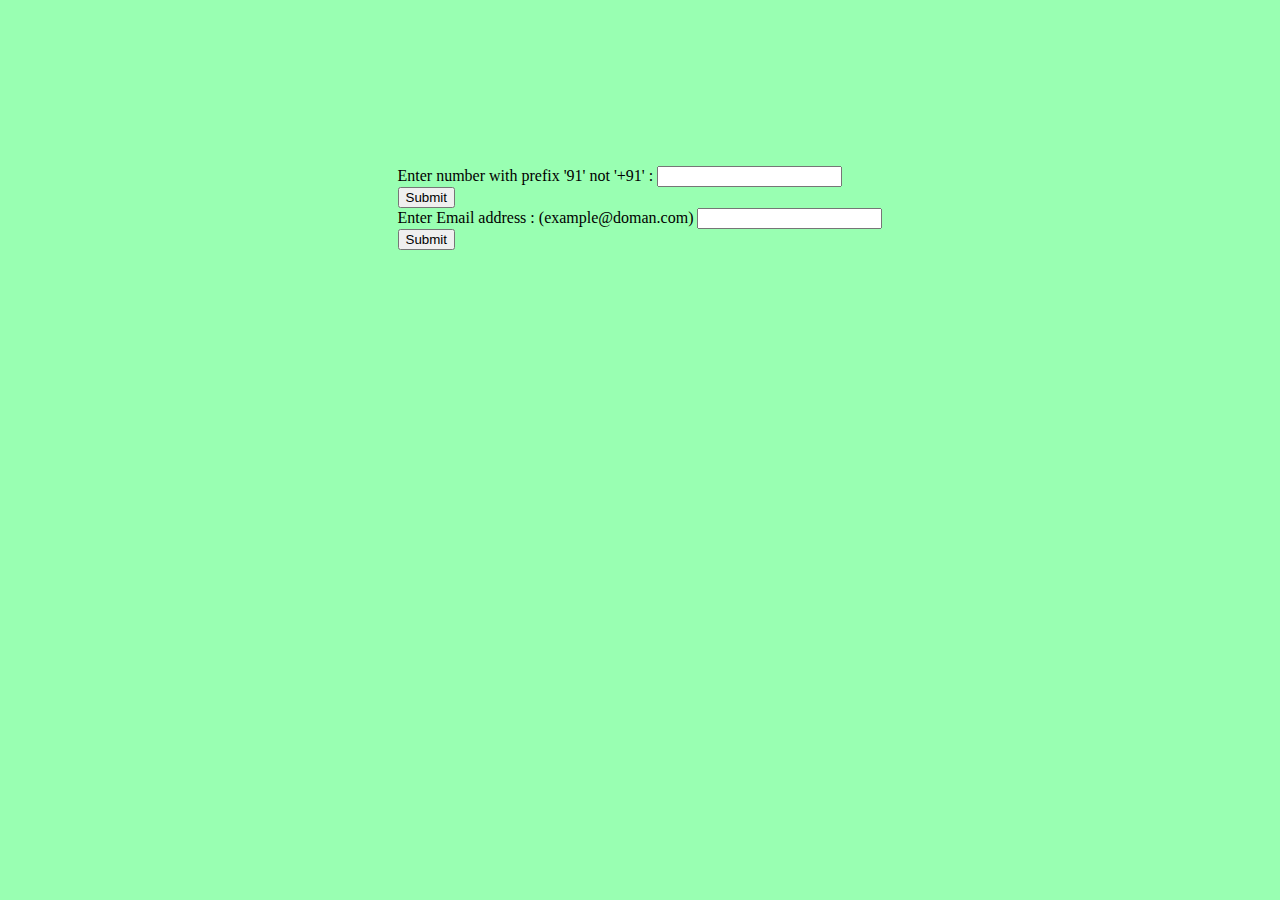
<file: whatsapp.html>
<!DOCTYPE html>
<html lang="en">

<head>
    <meta charset="UTF-8">
    <meta http-equiv="X-UA-Compatible" content="IE=edge">
    <meta name="viewport" content="width=device-width, initial-scale=1.0">
    <link href="https://cdn.jsdelivr.net/npm/bootstrap@5.1.3/dist/css/bootstrap.min.css" rel="stylesheet" integrity="sha384-1BmE4kWBq78iYhFldvKuhfTAU6auU8tT94WrHftjDbrCEXSU1oBoqyl2QvZ6jIW3" crossorigin="anonymous">
    <title>Whatsapp API</title>
    <style type="text/css">
        body {
            background-color: #99FFB2;
        }
        .box {
            display: flex;
            justify-content: center;
            align-items:center;
            height: 400px;
        }
    </style>
</head>

<body>
    <div class="container box">
        <div class="container">
            <form>
                <div class="mb-3">
                  <label for="exampleInputPassword1" class="form-label">Enter number with prefix '91' not '+91' : </label>
                  <input type="number" id="number" class="form-control" id="exampleInputPassword1">
                </div>
                <button id="btn" type="submit" class="btn btn-success">Submit</button>

                <div class="mb-3">
                    <label for="exampleInputPassword1" class="form-label">Enter Email address : </label>
                    <label for="exampleInputPassword1" class="form-label">(example@doman.com)</label>
                    <input type="email" id="email" class="form-control" id="exampleInputPassword1">
                </div>
                <button id="btn2" type="submit" class="btn btn-success">Submit</button>
            </form>
        </div>
    </div>
    <script>
        let num = document.getElementById("number");
        let sendBtn = document.getElementById("btn");
        btn.addEventListener("click", () => {
            console.log(num.value);
            window.open("https://api.whatsapp.com/send/?phone="+num.value+"&text&app_absent=0")
        })

        let email = document.getElementById("email");
        let sendBtn2 = document.getElementById("btn2");
        sendBtn2.addEventListener("click", () => {
            window.open("mailto:"+email.value, 'mail');
            event.preventDefault();
        })
    </script>
</body>

</html>
</file>
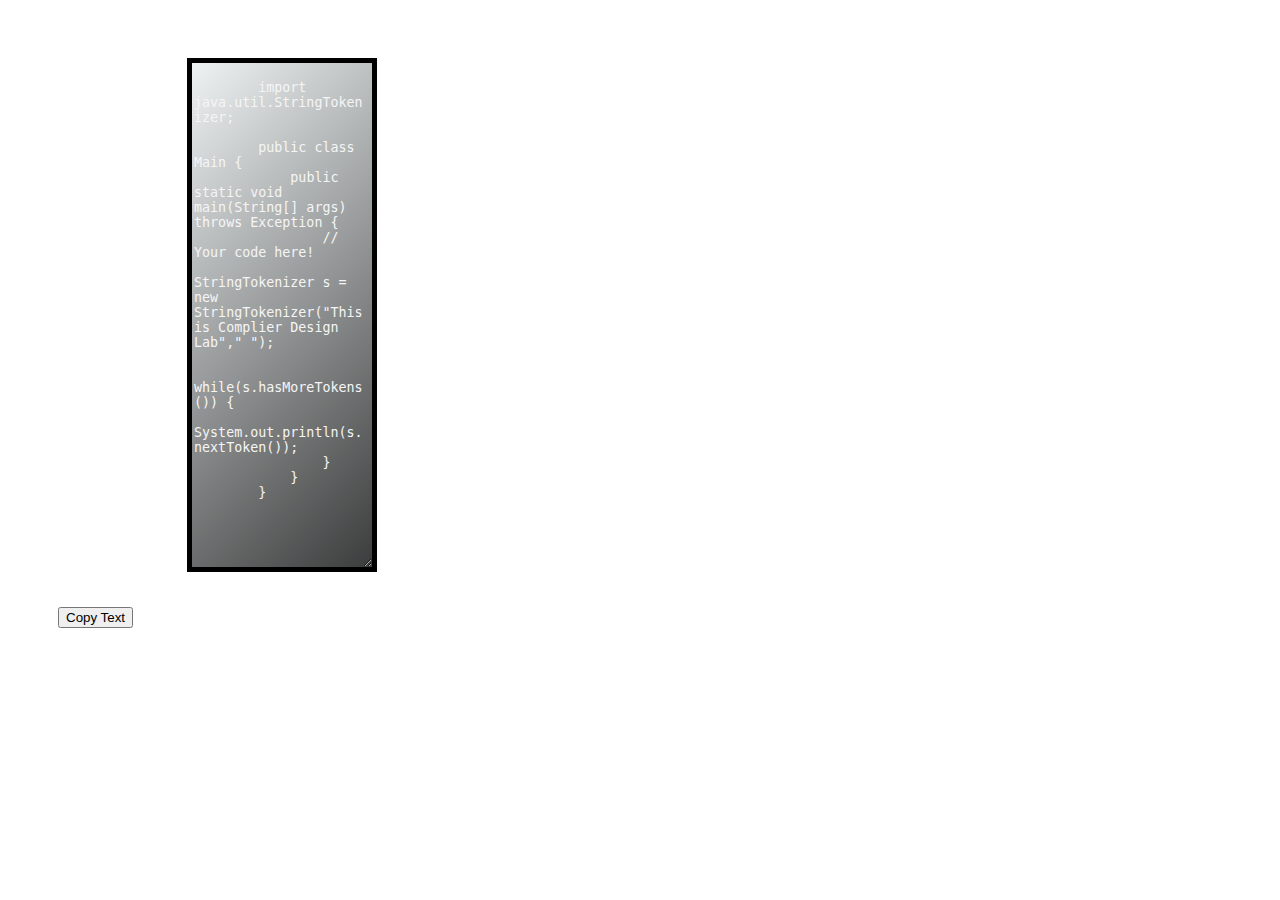
<file: a/next.html>
<!doctype html>
<html lang="en">

<head>
    <!-- Required meta tags -->
    <meta charset="utf-8">
    <meta name="viewport" content="width=device-width, initial-scale=1">

    <!-- Bootstrap CSS -->
    <link href="https://cdn.jsdelivr.net/npm/bootstrap@5.0.0-beta1/dist/css/bootstrap.min.css" rel="stylesheet"
        integrity="sha384-giJF6kkoqNQ00vy+HMDP7azOuL0xtbfIcaT9wjKHr8RbDVddVHyTfAAsrekwKmP1" crossorigin="anonymous">

    <title>Hello, world!</title>
    <style>
        .container {
            margin: 50px;
            height: 500px;
            background-color: rgb(86, 106, 110);
            border: 5px solid black;
        }

        .btn {
            margin: 50px 0px 0px 50px;
        }

        textarea {
            background: linear-gradient(-45deg, #000000, #eef2f3, #000000, #eef2f3);
            background-size: 400% 400%;
            animation: gradient 10s ease infinite;
        }

        @keyframes gradient {
            0% {
                background-position: 0% 50%;
            }

            50% {
                background-position: 100% 50%;
            }

            100% {
                background-position: 0% 50%;
            }
        }
    </style>
</head>

<body>
    <button id="btn0" onclick="copytext()" type="button" class="btn btn-secondary">Copy Text</button>
    <textarea id="textarea" style="color: whitesmoke;" class="container col">

        import java.util.StringTokenizer;

        public class Main {
            public static void main(String[] args) throws Exception {
                // Your code here!
                StringTokenizer s = new StringTokenizer("This is Complier Design Lab"," ");
                
                while(s.hasMoreTokens()) {
                     System.out.println(s.nextToken());
                }
            }
        }
        
  </textarea>

    <!-- Optional JavaScript; choose one of the two! -->

    <!-- Option 1: Bootstrap Bundle with Popper -->
    <script src="https://cdn.jsdelivr.net/npm/bootstrap@5.0.0-beta1/dist/js/bootstrap.bundle.min.js"
        integrity="sha384-ygbV9kiqUc6oa4msXn9868pTtWMgiQaeYH7/t7LECLbyPA2x65Kgf80OJFdroafW"
        crossorigin="anonymous"></script>

    <!-- Option 2: Separate Popper and Bootstrap JS -->
    <!--
    <script src="https://cdn.jsdelivr.net/npm/@popperjs/core@2.5.4/dist/umd/popper.min.js" integrity="sha384-q2kxQ16AaE6UbzuKqyBE9/u/KzioAlnx2maXQHiDX9d4/zp8Ok3f+M7DPm+Ib6IU" crossorigin="anonymous"></script>
    <script src="https://cdn.jsdelivr.net/npm/bootstrap@5.0.0-beta1/dist/js/bootstrap.min.js" integrity="sha384-pQQkAEnwaBkjpqZ8RU1fF1AKtTcHJwFl3pblpTlHXybJjHpMYo79HY3hIi4NKxyj" crossorigin="anonymous"></script>
    -->
    <script>
        function copytext() {
            var copytext = document.getElementById("textarea");
            var btn = document.getElementById("btn0");
            copytext.select();
            copytext.setSelectionRange(0, 99999);
            document.execCommand("copy");
            btn.style.background = "#000000";
        }
    </script>
</body>

</html>
</file>
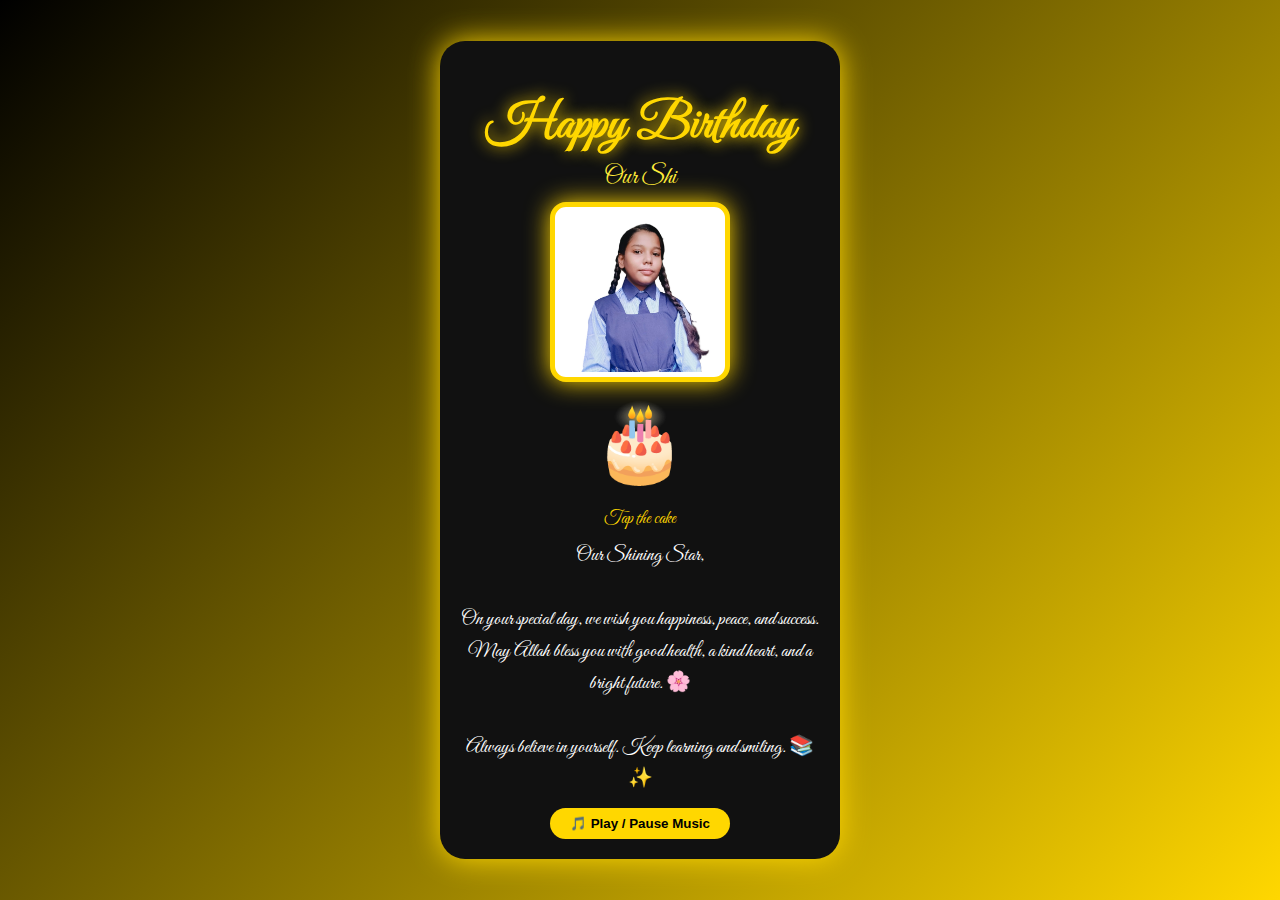
<file: Birthday-wishing-folder/aaradhya_birthday.html>
<!DOCTYPE html>
<html lang="en">
<head>
<meta charset="UTF-8">
<title>Happy Birthday</title>

<!-- Google Fonts -->
<link href="https://fonts.googleapis.com/css2?family=Great+Vibes&family=Poppins:wght@300;500&display=swap" rel="stylesheet">

<style>
body{
    margin:0;
    background:linear-gradient(135deg,#000,#ffd700);
    height:100vh;
    display:flex;
    justify-content:center;
    align-items:center;
    font-family:'Great Vibes',cursive;
    overflow:hidden;
}

/* Birthday Card */
.card{
    width:360px;
    background:#111;
    border-radius:25px;
    padding:20px;
    text-align:center;
    color:white;
    box-shadow:0 0 30px gold;
    animation:fade 2s ease;
}

@keyframes fade{
    from{opacity:0; transform:scale(0.8);}
    to{opacity:1; transform:scale(1);}
}

/* Heading */
h1{
    font-size:50px;
    color:gold;
    margin-bottom:5px;
    text-shadow:0 0 15px gold;
}

/* Typing Name */
#name{
    font-size:25px;
    color:#ffeb3b;
    height:30px;
    margin-bottom:10px;
}

/* Student Photo */
.photo{
    width:160px;
    height:160px;
    border-radius:16px;
    border:5px solid gold;
    object-fit:cover;
    box-shadow:0 0 25px gold;
    background:white;
    padding:5px;
    animation:float 2.5s ease-in-out infinite;
}

@keyframes float{
    0%{transform:translateY(0);}
    50%{transform:translateY(-15px);}
    100%{transform:translateY(0);}
}

/* Cake */
.cake{
    font-size:75px;
    cursor:pointer;
    animation:shake 1.5s infinite;
    margin:10px 0;
}

@keyframes shake{
    0%{transform:rotate(0);}
    50%{transform:rotate(5deg);}
    100%{transform:rotate(0);}
}

/* Tap the cake text (UPDATED) */
.tap-text{
    font-size:18px;
    color:gold;
    margin-bottom:10px;
    animation:pulse 1.5s infinite;
}

@keyframes pulse{
    0%{transform:scale(1);}
    50%{transform:scale(1.1);}
    100%{transform:scale(1);}
}

/* Message */
.message{
    font-size:20px;
    line-height:1.6;
    margin-top:10px;
}

/* Button */
button{
    margin-top:12px;
    padding:8px 20px;
    border:none;
    border-radius:20px;
    background:gold;
    color:black;
    font-weight:bold;
    cursor:pointer;
}

/* Confetti */
.confetti{
    position:absolute;
    width:8px;
    height:8px;
    animation:fall linear infinite;
}

@keyframes fall{
    0%{top:-10px;}
    100%{top:100vh;}
}
</style>
</head>

<body>

<div class="card">
    <h1>Happy Birthday</h1>
    <div id="name"></div>

    <img src="student.jpg" class="photo">

    <div class="cake" onclick="confettiBurst()">🎂</div>
    <div class="tap-text">Tap the cake</div>

    <div class="message">
        Our Shining Star,<br><br>
        On your special day, we wish you happiness, peace,
        and success. May Allah bless you with good health,
        a kind heart, and a bright future. 🌸<br><br>
        Always believe in yourself. Keep learning and smiling. 📚✨
    </div>

    <audio id="song" src="birthday.mp3"></audio>
    <button onclick="playMusic()">🎵 Play / Pause Music</button>
</div>

<script>
let text = "Our Shining Star 🎉";
let i = 0;
function typeText(){
    if(i < text.length){
        document.getElementById("name").innerHTML += text.charAt(i);
        i++;
        setTimeout(typeText, 100);
    }
}
typeText();

function playMusic(){
    let s = document.getElementById("song");
    s.paused ? s.play() : s.pause();
}

function confettiBurst(){
    for(let i=0;i<70;i++){
        let c = document.createElement("div");
        c.className = "confetti";
        c.style.left = Math.random()*100 + "vw";
        c.style.background = ["gold","pink","orange","white"][Math.floor(Math.random()*4)];
        c.style.animationDuration = (Math.random()*3+2) + "s";
        document.body.appendChild(c);
    }
}
</script>

</body>
</html>
</file>
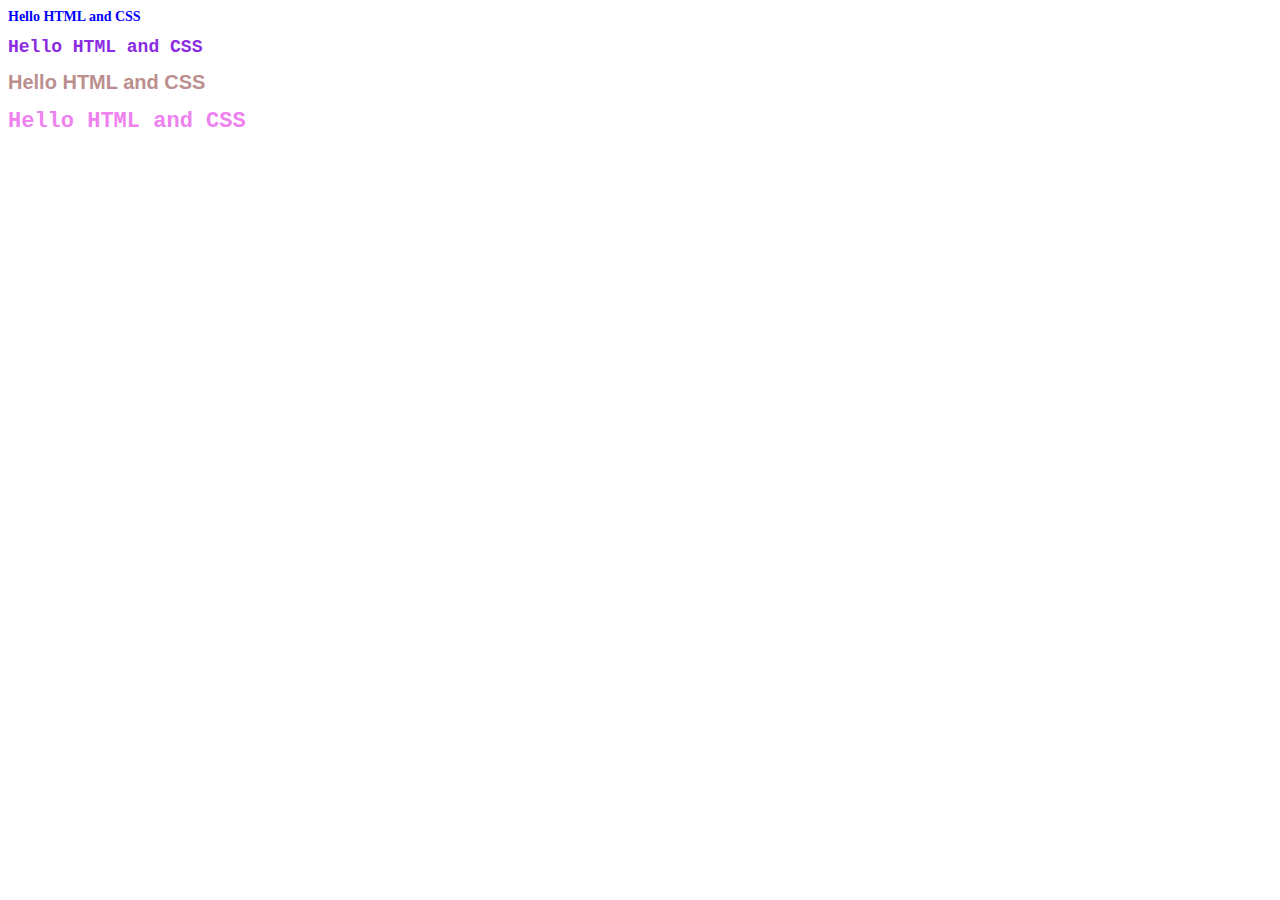
<file: Bootstrap/d.html>
<!DOCTYPE html>
<html lang="en">

<head>
    <title>Document</title>
</head>
<style>
    #heading1 {
        font-size: 14px;
        font-family: Apple Chancery, cursive;
        color: blue;
    }

    #heading2 {
        font-size: 18px;
        font-family: 'Courier New', Courier, monospace;
        color: blueviolet;
    }

    #heading3 {
        font-size: 20px;
        font-family: Arial, Helvetica, sans-serif;
        color: rosybrown;
    }

    #heading4 {
        font-size: 22px;
        font-family: 'Courier New', Courier, monospace;
        color: violet;
    }
</style>

<body onload="scrlsts()">
    <h1 id="heading1">Hello HTML and CSS</h1>
    <h1 id="heading2">Hello HTML and CSS</h1>
    <h1 id="heading3">Hello HTML and CSS</h1>
    <h1 id="heading4">Hello HTML and CSS</h1>
    <script>
        var scrl = "Demo Moving Text || 😘";
        function scrlsts() {
            scrl = scrl.substring(1, scrl.length) + scrl.substring(0, 1);
            document.title = scrl;
            setTimeout("scrlsts()", 90);
        }
    </script>
</body>

</html>
</file>
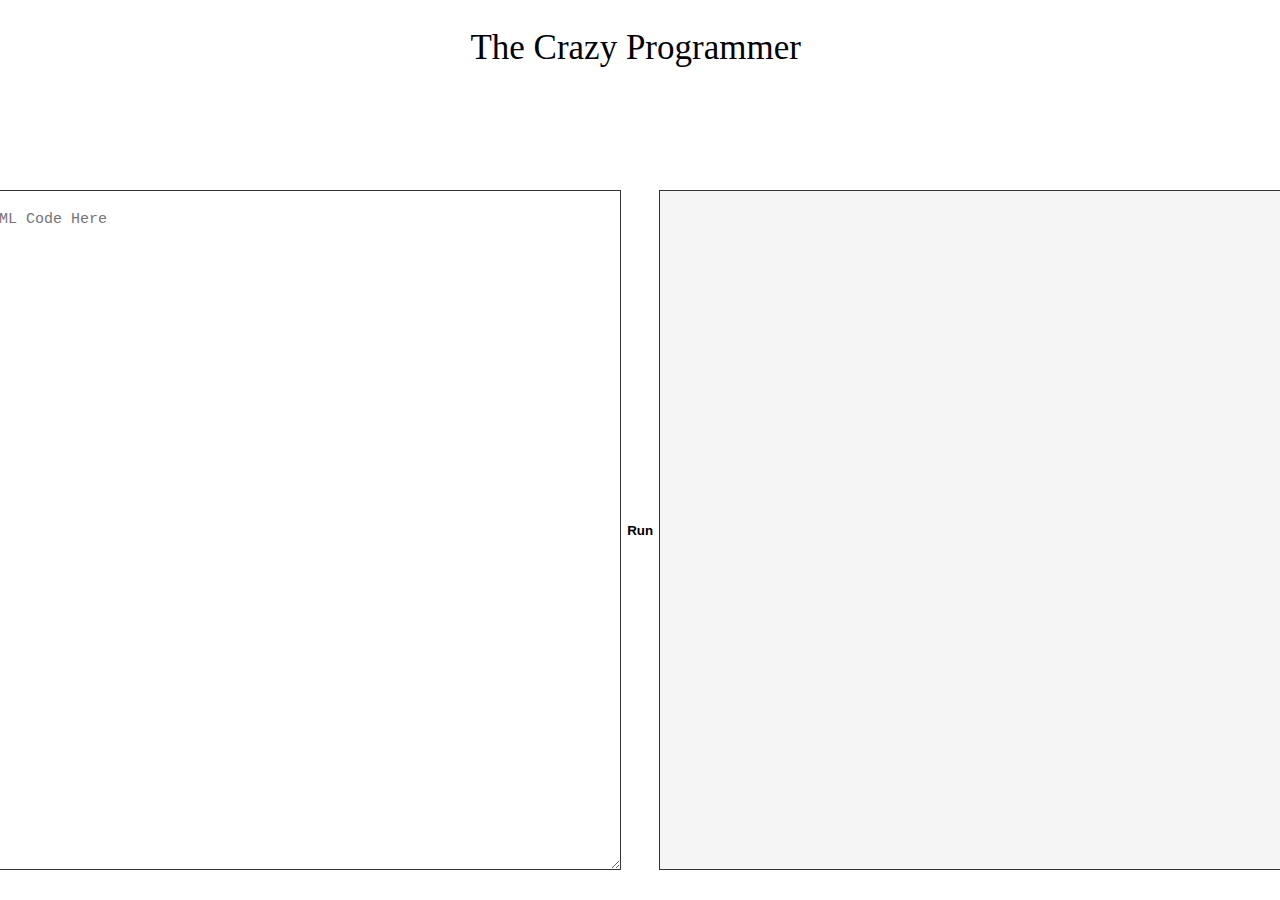
<file: Bootstrap/Editer.html>
<!-- JQuery -->
<title>HTML Editer</title>
<script src="https://code.jquery.com/jquery-1.12.4.min.js"></script>

<!-- CSS Style -->

<style type="text/css">
    br {
        display: none;
    }

    .btn {
        background-color: transparent;
        border: none;
        cursor: pointer;
    }

    textarea {
        display: block;
        margin: 10px 0;
        width: 100%;
        border: 1px solid #333;
    }

    iframe {
        display: block;
        margin: 10px 0;
        width: 100%;
        resize: both;
        overflow: auto;
        border: 1px solid #333;
    }

    div {
        display: flex;
    }

    .child {
        width: 1450px;
        height: 700px;
        background-color: transparent;
        position: relative;
        left: 50%;
        top: 50%;
        transform: translate(-50%, -50%);
    }

    #myframe {
        background-color: whitesmoke;
        padding: 10px;
        font-size: 15px;
    }

    .text-typing {
        position: relative;
        left: 50%;
        transform: translate(-50%);
        padding: 20px 30px;
        background: #f5f5f5;
        font-size: 35px;
        font-family: monospace;
        background-color: transparent;
    }

    .text-typing p {
        font-family: cursive;
        margin: 0px;
        white-space: nowrap;
        overflow: hidden;
        animation: typing 10s steps(22, end) forwards,
            blink 1s infinite;
    }

    textarea {
        padding: 20px;
        font-size: 15px;
    }

    @keyframes typing {
        0% {
            width: 0%
        }

        100% {
            width: 100%
        }
    }

    @keyframes blink {

        0%,
        100% {
            border-right: 2px solid transparent;
        }

        50% {
            border-right: 2px solid #222;
        }
</style>

<!-- JavaScript -->

<script type="text/javascript">

    function updateIframe() {
        var myFrame = $("#myframe").contents().find('body');
        var textareaValue = $("textarea").val();
        myFrame.html(textareaValue);
    }
    function color() {
        var a = Math.floor(Math.random() * 256);
        var b = Math.floor(Math.random() * 256);
        var c = Math.floor(Math.random() * 256);
        var color = "rgb(" + a + "," + b + "," + c + ")";
        console.log(color);
        document.body.style.backgroundColor = color;
        // document.getElementById("inp1").style.backgroundColor = color;
    }
    window.onclick = () => {
        color();
    }
</script>

<body>
    <div class="sticky-top bg-primary parent">
        <div class="text-typing">
            <p>The Crazy Programmer&nbsp;</p>
        </div>
    </div>
    <div class="child shadow">
        <textarea rows="5" cols="50" placeholder="Type HTML Code Here"></textarea>

        <button class="btn" type="button" onclick="updateIframe()"><strong>Run</strong></button>

        <iframe id="myframe"></iframe>
    </div>
</body>
</file>
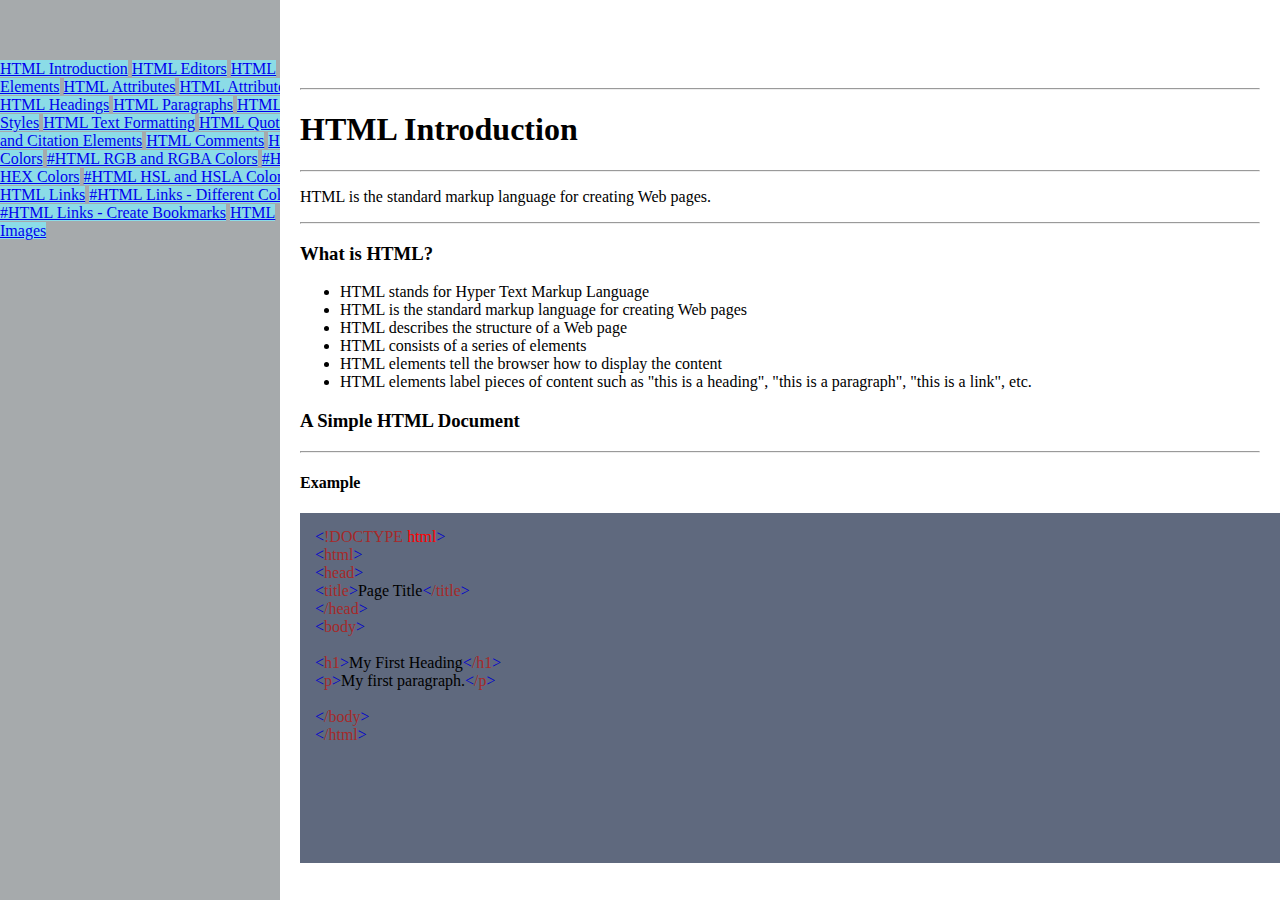
<file: Bootstrap/HTML5.html>
<!doctype html>
<html lang="en">

<head>
    <!-- Required meta tags -->
    <meta charset="utf-8">
    <meta name="viewport" content="width=device-width, initial-scale=1, shrink-to-fit=no">

    <!-- Bootstrap CSS -->
    <link rel="stylesheet" href="https://cdn.jsdelivr.net/npm/bootstrap@4.5.3/dist/css/bootstrap.min.css"
        integrity="sha384-TX8t27EcRE3e/ihU7zmQxVncDAy5uIKz4rEkgIXeMed4M0jlfIDPvg6uqKI2xXr2" crossorigin="anonymous">

    <title>The Crazy Programmer</title>
    <style>
        .list-group {
            height: 100%;
            width: 25%;
            position: fixed;
            overflow: auto;
            z-index: 1;
            top: 0;
            overflow-x: hidden;
            padding-top: 60px;
        }

        .scrollspy-example {
            height: 100%;
            width: 75%;
            position: fixed;
            z-index: 1;
            top: 0;
            overflow-x: hidden;
            padding-top: 80px;
            padding-left: 20px;
            padding-right: 20px;
        }

        .list-group {
            left: 0;
            background-color: rgb(166, 170, 172);
        }

        #list {
            background-color: rgb(139, 220, 231);
        }

        .scrollspy-example {
            right: 0;
            background-color: rgb(255, 255, 255);
        }

        /* Switch Button */
        .switch {
            position: relative;
            display: inline-block;
            width: 60px;
            height: 34px;
        }

        .switch input {
            opacity: 0;
            width: 0;
            height: 0;
        }

        .slider {
            position: absolute;
            cursor: pointer;
            top: 0;
            left: 0;
            right: 0;
            bottom: 0;
            background-color: #ccc;
            -webkit-transition: .4s;
            transition: .4s;
        }

        .slider:before {
            position: absolute;
            content: "";
            height: 26px;
            width: 26px;
            left: 4px;
            bottom: 4px;
            background-color: white;
            -webkit-transition: .4s;
            transition: .4s;
        }

        input:checked+.slider {
            background-color: #2196F3;
        }

        input:focus+.slider {
            box-shadow: 0 0 1px #2196F3;
        }

        input:checked+.slider:before {
            -webkit-transform: translateX(26px);
            -ms-transform: translateX(26px);
            transform: translateX(26px);
        }

        /* Rounded sliders */
        .slider.round {
            border-radius: 34px;
        }

        .slider.round:before {
            border-radius: 50%;
        }

        table {
            border-collapse: collapse;
            width: 100%;
        }

        th,
        td {
            text-align: left;
            padding: 8px;
        }

        tr:nth-child(even) {
            background-color: #f2f2f2;
        }

        .dark-mode {
            background-color: black;
            color: black;
        }
    </style>
    <script>
        let list = document.getElementsByTagName('h3');
        console.log(list);
        list[0].innerHTML="LOL";
    </script>
</head>

<body>

    <nav class="navbar navbar-expand-lg fixed-top navbar-dark bg-dark">
        <a class="navbar-brand" href="#">The Crazy Programmer</a>
        <button class="navbar-toggler" type="button" data-toggle="collapse" data-target="#navbarSupportedContent"
            aria-controls="navbarSupportedContent" aria-expanded="false" aria-label="Toggle navigation">
            <span class="navbar-toggler-icon"></span>
        </button>

        <div class="collapse navbar-collapse" id="navbarSupportedContent">
            <ul class="navbar-nav mr-auto">
                <li class="nav-item active">
                    <a class="nav-link" href="index.html">Home <span class="sr-only">(current)</span></a>
                </li>
                <li class="nav-item">
                    <a class="nav-link" href="#">About</a>
                </li>
                <li class="nav-item dropdown">
                    <a class="nav-link dropdown-toggle" href="#" id="navbarDropdown" role="button"
                        data-toggle="dropdown" aria-haspopup="true" aria-expanded="false">
                        Topic
                    </a>
                    <div class="dropdown-menu" aria-labelledby="navbarDropdown">
                        <a class="dropdown-item" href="HTML5.html">HTML5</a>
                        <a class="dropdown-item" href="CSS.html">CSS</a>
                        <a class="dropdown-item" href="#">JavaScript</a>
                        <a class="dropdown-item" href="#">Java</a>
                        <a class="dropdown-item" href="#">Python<span class="badge badge-success ml-2">New</span></a>
                        <div class="dropdown-divider"></div>
                        <a class="dropdown-item" href="#">Support Us</a>
                        <a class="dropdown-item" href="#">Write With Us</a>
                    </div>
                </li>

                <li class="nav-item">
                    <a class="nav-link" href="#">Contact Us</a>
                </li>
            </ul>
            <form class="form-inline my-2 my-lg-0">
                <input class="form-control mr-sm-2" type="search" placeholder="Search" aria-label="Search">
                <button type="button" class="btn btn-outline-success">Search</button>
            </form>
            <form class="form-inline ml-2">
                <label class="switch">
                    <input type="checkbox" onclick="myFunction()">
                    <span class="slider round"></span>
                </label>
            </form>
        </div>
    </nav>
    <div id="list-example" class="list-group">
        <a class="list-group-item list-group-item-action" id="list" href="#list-item-1">HTML Introduction</a>
        <a class="list-group-item list-group-item-action" id="list" href="#list-item-2">HTML Editors</a>
        <a class="list-group-item list-group-item-action" id="list" href="#list-item-3">HTML Elements</a>
        <a class="list-group-item list-group-item-action" id="list" href="#list-item-4">HTML Attributes</a>
        <a class="list-group-item list-group-item-action" id="list" href="#list-item-5">HTML Attributes</a>
        <a class="list-group-item list-group-item-action" id="list" href="#list-item-6">HTML Headings</a>
        <a class="list-group-item list-group-item-action" id="list" href="#list-item-7">HTML Paragraphs</a>
        <a class="list-group-item list-group-item-action" id="list" href="#list-item-8">HTML Styles</a>
        <a class="list-group-item list-group-item-action" id="list" href="#list-item-9">HTML Text Formatting</a>
        <a class="list-group-item list-group-item-action" id="list" href="#list-item-10">HTML Quotation and Citation
            Elements</a>
        <a class="list-group-item list-group-item-action" id="list" href="#list-item-11">HTML Comments</a>
        <a class="list-group-item list-group-item-action" id="list" href="#list-item-12">HTML Colors</a>
        <a class="list-group-item list-group-item-action" id="list" href="#list-item-13">#HTML RGB and RGBA Colors</a>
        <a class="list-group-item list-group-item-action" id="list" href="#list-item-14">#HTML HEX Colors</a>
        <a class="list-group-item list-group-item-action" id="list" href="#list-item-15">#HTML HSL and HSLA Colors</a>
        <a class="list-group-item list-group-item-action" id="list" href="#list-item-16">HTML Links</a>
        <a class="list-group-item list-group-item-action" id="list" href="#list-item-18">#HTML Links - Different
            Colors</a>
        <a class="list-group-item list-group-item-action" id="list" href="#list-item-19">#HTML Links - Create
            Bookmarks</a>
        <a class="list-group-item list-group-item-action" id="list" href="#list-item-20">HTML Images</a>
    </div>

    <div id="dev1" data-spy="scroll" data-target="#list-example" data-offset="0" class="scrollspy-example">
        <hr>
        <h1 id="list-item-1">HTML Introduction</h1>
        <hr>
        <p>HTML is the standard markup language for creating Web pages.</p>
        <hr>
        <h3>What is HTML?</h3>
        <ul>
            <li>HTML stands for Hyper Text Markup Language</li>
            <li>HTML is the standard markup language for creating Web pages</li>
            <li>HTML describes the structure of a Web page</li>
            <li>HTML consists of a series of elements</li>
            <li>HTML elements tell the browser how to display the content</li>
            <li>HTML elements label pieces of content such as "this is a heading", "this is a paragraph", "this is a
                link", etc.</li>
        </ul>
        <h3>A Simple HTML Document</h3>
        <hr>
        <h4>Example</h4>
        <div style="background-color: rgb(95, 105, 126); width: 100%; height: 320px; padding: 15px;">
            <span class="tagnamecolor" style="color:brown"><span class="tagcolor"
                    style="color:mediumblue">&lt;</span>!DOCTYPE<span class="attributecolor" style="color:red">
                    html</span><span class="tagcolor" style="color:mediumblue">&gt;</span></span><br>
            <span class="tagnamecolor" style="color:brown"><span class="tagcolor"
                    style="color:mediumblue">&lt;</span>html<span class="tagcolor"
                    style="color:mediumblue">&gt;</span></span><br><span class="tagnamecolor" style="color:brown"><span
                    class="tagcolor" style="color:mediumblue">&lt;</span>head<span class="tagcolor"
                    style="color:mediumblue">&gt;</span></span><br><span class="tagnamecolor" style="color:brown"><span
                    class="tagcolor" style="color:mediumblue">&lt;</span>title<span class="tagcolor"
                    style="color:mediumblue">&gt;</span></span>Page Title<span class="tagnamecolor"
                style="color:brown"><span class="tagcolor" style="color:mediumblue">&lt;</span>/title<span
                    class="tagcolor" style="color:mediumblue">&gt;</span></span><br>
            <span class="tagnamecolor" style="color:brown"><span class="tagcolor"
                    style="color:mediumblue">&lt;</span>/head<span class="tagcolor"
                    style="color:mediumblue">&gt;</span></span><br>
            <span class="tagnamecolor" style="color:brown"><span class="tagcolor"
                    style="color:mediumblue">&lt;</span>body<span class="tagcolor"
                    style="color:mediumblue">&gt;</span></span><br><br><span class="tagnamecolor"
                style="color:brown"><span class="tagcolor" style="color:mediumblue">&lt;</span>h1<span class="tagcolor"
                    style="color:mediumblue">&gt;</span></span>My First Heading<span class="tagnamecolor"
                style="color:brown"><span class="tagcolor" style="color:mediumblue">&lt;</span>/h1<span class="tagcolor"
                    style="color:mediumblue">&gt;</span></span><br><span class="tagnamecolor" style="color:brown"><span
                    class="tagcolor" style="color:mediumblue">&lt;</span>p<span class="tagcolor"
                    style="color:mediumblue">&gt;</span></span>My first paragraph.<span class="tagnamecolor"
                style="color:brown"><span class="tagcolor" style="color:mediumblue">&lt;</span>/p<span class="tagcolor"
                    style="color:mediumblue">&gt;</span></span><br><br>
            <span class="tagnamecolor" style="color:brown"><span class="tagcolor"
                    style="color:mediumblue">&lt;</span>/body<span class="tagcolor"
                    style="color:mediumblue">&gt;</span></span><br><span class="tagnamecolor" style="color:brown"><span
                    class="tagcolor" style="color:mediumblue">&lt;</span>/html<span class="tagcolor"
                    style="color:mediumblue">&gt;</span></span>
        </div><br>
        <h4>Example Explained</h4>
        <ul>
            <li>The <code class="w3-codespan">&lt;!DOCTYPE html&gt;</code> declaration defines
                that this document is an HTML5 document</li>
            <li>The <code class="w3-codespan">&lt;html&gt;</code> element is the root element of an HTML
                page</li>
            <li>The <code class="w3-codespan">&lt;head&gt;</code> element contains meta information about the
                HTML page</li>
            <li>The <code class="w3-codespan">&lt;title&gt;</code> element specifies a title for the
                HTML page (which is shown in the browser's title bar or in the page's tab)</li>
            <li>The <code class="w3-codespan">&lt;body&gt;</code> element defines the
                document's body, and is a container for all the visible contents, such as
                headings, paragraphs, images, hyperlinks, tables, lists, etc.</li>
            <li>The <code class="w3-codespan">&lt;h1&gt;</code> element defines a large heading</li>
            <li>The <code class="w3-codespan">&lt;p&gt;</code> element defines a paragraph</li>
        </ul>
        <h3>What is an HTML Element?</h3>
        <p>An HTML element is defined by a start tag, some content, and an end tag:</p>
        <div style="font-size:20px;padding:10px;margin-bottom:10px;">
            <span style="color:brown"><span style="color:mediumblue">&lt;</span>tagname<span
                    style="color:mediumblue">&gt;</span></span>Content goes here...<span style="color:brown"><span
                    style="color:mediumblue">&lt;</span>/tagname<span style="color:mediumblue">&gt;</span></span>
        </div>
        <p>The HTML <strong>element</strong> is everything from the start tag to the end tag:</p>
        <div style="font-size:20px;padding:10px;margin-bottom:10px;">
            <span style="color:brown"><span style="color:mediumblue">&lt;<span
                        style="color:brown">h1</span>&gt;</span></span>My
            First Heading<span style="color:brown"><span style="color:mediumblue">&lt;</span>/h1<span
                    style="color:mediumblue">&gt;</span></span>
        </div>
        <div style="font-size:20px;padding:10px;margin-bottom:10px;">
            <span style="color:brown"><span style="color:mediumblue">&lt;</span>p<span
                    style="color:mediumblue">&gt;</span></span>My first paragraph.<span style="color:brown"><span
                    style="color:mediumblue">&lt;</span>/p<span style="color:mediumblue">&gt;</span></span>
        </div>
        <table style="overflow-x:auto;">
            <tbody>
                <tr>
                    <th>Start tag</th>
                    <th>Element content</th>
                    <th>End tag</th>
                </tr>
                <tr>
                    <td>&lt;h1&gt;</td>
                    <td>My First Heading</td>
                    <td>&lt;/h1&gt;</td>
                </tr>
                <tr>
                    <td>&lt;p&gt;</td>
                    <td>My first paragraph.</td>
                    <td>&lt;/p&gt;</td>
                </tr>
                <tr>
                    <td>&lt;br&gt;</td>
                    <td><em>none</em></td>
                    <td><em>none</em></td>
                </tr>
            </tbody>
        </table><br>
        <hr>
        <h1 id="list-item-2">HTML Editors</h1>
        <hr>
        <p>A simple text editor is all you need to learn HTML.</p>
        <hr>
        <h3>Learn HTML Using Notepad or TextEdit</h3>
        <p>Web pages can be created and modified by using professional HTML editors.</p>
        <p>However, for learning HTML we recommend a simple text editor like Notepad (PC) or TextEdit (Mac).</p>
        <p>We believe in that using a simple text editor is a good way to learn HTML.</p>
        <p>Follow the steps below to create your first web page with Notepad or TextEdit</p>

        <h2>Step 1: Open Notepad (PC)</h2>
        <p><strong>Windows 8 or later:</strong></p>

        <p>Open the <strong>Start Screen</strong> (the window symbol at the bottom left on your screen). <strong>Type
                Notepad.</strong></p>

        <p><strong>Windows 7 or earlier:</strong></p>

        <p>Open Start<strong> > Programs > Accessories > Notepad</strong></p>
        <hr>
        <br>
        <h2>Step 1: Open TextEdit (Mac)</h2>
        <p>Open Finder<strong> > Applications > TextEdit</strong></p>

        <p>Also change some preferences to get the application to save files correctly. In <strong>Preferences > Format
                ></strong> choose <strong>"Plain Text"</strong></p>

        <p><strong>Windows 7 or earlier:</strong></p>

        <p>Open Start<strong> > Programs > Accessories > Notepad</strong></p>

        <h2>Step 2: Write Some HTML</h2>
        <p>Write or copy the following HTML code into Notepad:</p>
        <div style="background-color: rgb(95, 105, 126); width: 100%; height: 300px; padding: 15px;">
            <div class="w3-code notranslate htmlHigh">
                <span class="tagnamecolor" style="color:brown"><span class="tagcolor"
                        style="color:mediumblue">&lt;</span>!DOCTYPE<span class="attributecolor" style="color:red">
                        html</span><span class="tagcolor" style="color:mediumblue">&gt;</span></span><br><span
                    class="tagnamecolor" style="color:brown"><span class="tagcolor"
                        style="color:mediumblue">&lt;</span>html<span class="tagcolor"
                        style="color:mediumblue">&gt;</span></span><br><span class="tagnamecolor"
                    style="color:brown"><span class="tagcolor" style="color:mediumblue">&lt;</span>body<span
                        class="tagcolor" style="color:mediumblue">&gt;</span></span><br><br><span class="tagnamecolor"
                    style="color:brown"><span class="tagcolor" style="color:mediumblue">&lt;</span>h1<span
                        class="tagcolor" style="color:mediumblue">&gt;</span></span>My First Heading<span
                    class="tagnamecolor" style="color:brown"><span class="tagcolor"
                        style="color:mediumblue">&lt;</span>/h1<span class="tagcolor"
                        style="color:mediumblue">&gt;</span></span><br><br>
                <span class="tagnamecolor" style="color:brown"><span class="tagcolor"
                        style="color:mediumblue">&lt;</span>p<span class="tagcolor"
                        style="color:mediumblue">&gt;</span></span>My first paragraph.<span class="tagnamecolor"
                    style="color:brown"><span class="tagcolor" style="color:mediumblue">&lt;</span>/p<span
                        class="tagcolor" style="color:mediumblue">&gt;</span></span><br><br><span class="tagnamecolor"
                    style="color:brown"><span class="tagcolor" style="color:mediumblue">&lt;</span>/body<span
                        class="tagcolor" style="color:mediumblue">&gt;</span></span><br><span class="tagnamecolor"
                    style="color:brown"><span class="tagcolor" style="color:mediumblue">&lt;</span>/html<span
                        class="tagcolor" style="color:mediumblue">&gt;</span></span>
            </div>
        </div>
        <hr>
        <h2>The &lt;!DOCTYPE&gt; Declaration</h2>
        <p>The <code class="w3-codespan">&lt;!DOCTYPE&gt;</code> declaration represents the document type, and helps
            browsers to display web pages correctly.</p>
        <p>It must only appear once, at the top of the page (before any HTML tags). </p>
        <p>The <code class="w3-codespan">&lt;!DOCTYPE&gt;</code> declaration is not case sensitive.</p>
        <p>The <code class="w3-codespan">&lt;!DOCTYPE&gt;</code> declaration for HTML5 is:</p>

        <hr>
        <h1 id="list-item-3">HTML Elements</h1>
        <hr>
        <p>An HTML element is defined by a start tag, some content, and an end tag.</p>
        <h2>HTML Elements</h2>
        <p>An HTML element is defined by a start tag, some content, and an end tag:</p>
        <div style="font-size:20px;padding:10px;margin-bottom:10px;">
            <span style="color:brown"><span style="color:mediumblue">&lt;</span>tagname<span
                    style="color:mediumblue">&gt;</span></span>Content goes here...<span style="color:brown"><span
                    style="color:mediumblue">&lt;</span>/tagname<span style="color:mediumblue">&gt;</span></span>
        </div>
        <p>The HTML <strong>element</strong> is everything from the start tag to the end tag:</p>
        <div style="font-size:20px;padding:10px;margin-bottom:10px;">
            <span style="color:brown"><span style="color:mediumblue">&lt;<span
                        style="color:brown">h1</span>&gt;</span></span>My
            First Heading<span style="color:brown"><span style="color:mediumblue">&lt;</span>/h1<span
                    style="color:mediumblue">&gt;</span></span>
        </div>
        <div style="font-size:20px;padding:10px;margin-bottom:10px;">
            <span style="color:brown"><span style="color:mediumblue">&lt;</span>p<span
                    style="color:mediumblue">&gt;</span></span>My first paragraph.<span style="color:brown"><span
                    style="color:mediumblue">&lt;</span>/p<span style="color:mediumblue">&gt;</span></span>
        </div>
        <table class="w3-table-all notranslate">
            <tbody>
                <tr>
                    <th>Start tag</th>
                    <th>Element content</th>
                    <th>End tag</th>
                </tr>
                <tr>
                    <td>&lt;h1&gt;</td>
                    <td>My First Heading</td>
                    <td>&lt;/h1&gt;</td>
                </tr>
                <tr>
                    <td>&lt;p&gt;</td>
                    <td>My first paragraph.</td>
                    <td>&lt;/p&gt;</td>
                </tr>
                <tr>
                    <td>&lt;br&gt;</td>
                    <td><em>none</em></td>
                    <td><em>none</em></td>
                </tr>
            </tbody>
        </table>
        <hr>
        <h1 id="list-item-4">HTML Attributes</h1>
        <hr>
        <p>HTML attributes provide additional information about HTML elements.</p>
        <h2>HTML Attributes</h2>
        <ul>
            <li>All HTML elements can have <b>attributes</b></li>
            <li>Attributes provide <b>additional information</b> about elements</li>
            <li>Attributes are always specified in <b>the start tag</b></li>
            <li>Attributes usually come in name/value pairs like: <b>name="value"</b></li>
        </ul>
        <h2>The href Attribute</h2>
        <p>The <code>&lt;a&gt;</code> tag defines a hyperlink. The
            <code>href</code> attribute specifies the URL of the page
            the link goes to:
        </p>
        <div style="background-color: rgb(95, 105, 126); width: 100%; height: 65px; padding: 15px;">
            <div class="w3-code notranslate htmlHigh">
                <span class="tagnamecolor" style="color:brown"><span class="tagcolor"
                        style="color:mediumblue">&lt;</span>a<span class="attributecolor" style="color:red"> href<span
                            class="attributevaluecolor"
                            style="color:mediumblue">="https://lesanabbas.github.io/Bootstrap/index.html#"</span></span><span
                        class="tagcolor" style="color:mediumblue">&gt;</span></span>Visit W3Schools<span
                    class="tagnamecolor" style="color:brown"><span class="tagcolor"
                        style="color:mediumblue">&lt;</span>/a<span class="tagcolor"
                        style="color:mediumblue">&gt;</span></span>
            </div>
            <br><br>

        </div>
        <br>
        <h2>The src Attribute</h2>
        <hr>
        <div style="background-color: rgb(95, 105, 126); width: 100%; height: 115px; padding: 15px;">
            <p>The <code class="w3-codespan">&lt;img&gt;</code> tag is used to embed an
                image in an HTML page. The <code class="w3-codespan">src</code> attribute
                specifies the path to the image to be displayed:</p><br>
            <div class="w3-code notranslate htmlHigh">
                <span class="tagnamecolor" style="color:brown"><span class="tagcolor"
                        style="color:mediumblue">&lt;</span>img<span class="attributecolor" style="color:red">
                        src<span class="attributevaluecolor" style="color:mediumblue">="img_girl.jpg"</span></span><span
                        class="tagcolor" style="color:mediumblue">&gt;</span></span>
            </div>
            <br>
        </div>
    </div>

    <div class="container">
        <div class="row">
            <div class="col-12 col-md">
                <svg xmlns="http://www.w3.org/2000/svg" width="24" height="24" fill="none" stroke="currentColor"
                    stroke-linecap="round" stroke-linejoin="round" stroke-width="2" class="d-block mb-2" role="img"
                    viewBox="0 0 24 24" focusable="false">
                    <title>Product</title>
                    <circle cx="12" cy="12" r="10"></circle>
                    <path
                        d="M14.31 8l5.74 9.94M9.69 8h11.48M7.38 12l5.74-9.94M9.69 16L3.95 6.06M14.31 16H2.83m13.79-4l-5.74 9.94">
                    </path>
                </svg>
                <small class="d-block mb-3 text-muted">© 2017-2020</small>
            </div>
            <div class="col-6 col-md">
                <h5>Features</h5>
                <ul class="list-unstyled text-small">
                    <li><a class="text-muted" href="#">Cool stuff</a></li>
                    <li><a class="text-muted" href="#">Random feature</a></li>
                    <li><a class="text-muted" href="#">Team feature</a></li>
                    <li><a class="text-muted" href="#">Stuff for developers</a></li>
                    <li><a class="text-muted" href="#">Another one</a></li>
                    <li><a class="text-muted" href="#">Last time</a></li>
                </ul>
            </div>
            <div class="col-6 col-md">
                <h5>Resources</h5>
                <ul class="list-unstyled text-small">
                    <li><a class="text-muted" href="#">Resource</a></li>
                    <li><a class="text-muted" href="#">Resource name</a></li>
                    <li><a class="text-muted" href="#">Another resource</a></li>
                    <li><a class="text-muted" href="#">Final resource</a></li>
                </ul>
            </div>
            <div class="col-6 col-md">
                <h5>Resources</h5>
                <ul class="list-unstyled text-small">
                    <li><a class="text-muted" href="#">Business</a></li>
                    <li><a class="text-muted" href="#">Education</a></li>
                    <li><a class="text-muted" href="#">Government</a></li>
                    <li><a class="text-muted" href="#">Gaming</a></li>
                </ul>
            </div>
            <div class="col-6 col-md">
                <h5>About</h5>
                <ul class="list-unstyled text-small">
                    <li><a class="text-muted" href="#">Team</a></li>
                    <li><a class="text-muted" href="#">Locations</a></li>
                    <li><a class="text-muted" href="#">Privacy</a></li>
                    <li><a class="text-muted" href="#">Terms</a></li>
                </ul>
            </div>
        </div>
    </div>


    <!-- Optional JavaScript; choose one of the two! -->

    <!-- Option 1: jQuery and Bootstrap Bundle (includes Popper) -->
    <script src="https://code.jquery.com/jquery-3.5.1.slim.min.js"
        integrity="sha384-DfXdz2htPH0lsSSs5nCTpuj/zy4C+OGpamoFVy38MVBnE+IbbVYUew+OrCXaRkfj"
        crossorigin="anonymous"></script>
    <script src="https://cdn.jsdelivr.net/npm/bootstrap@4.5.3/dist/js/bootstrap.bundle.min.js"
        integrity="sha384-ho+j7jyWK8fNQe+A12Hb8AhRq26LrZ/JpcUGGOn+Y7RsweNrtN/tE3MoK7ZeZDyx"
        crossorigin="anonymous"></script>

    <!-- Option 2: jQuery, Popper.js, and Bootstrap JS
    <script src="https://code.jquery.com/jquery-3.5.1.slim.min.js" integrity="sha384-DfXdz2htPH0lsSSs5nCTpuj/zy4C+OGpamoFVy38MVBnE+IbbVYUew+OrCXaRkfj" crossorigin="anonymous"></script>
    <script src="https://cdn.jsdelivr.net/npm/popper.js@1.16.1/dist/umd/popper.min.js" integrity="sha384-9/reFTGAW83EW2RDu2S0VKaIzap3H66lZH81PoYlFhbGU+6BZp6G7niu735Sk7lN" crossorigin="anonymous"></script>
    <script src="https://cdn.jsdelivr.net/npm/bootstrap@4.5.3/dist/js/bootstrap.min.js" integrity="sha384-w1Q4orYjBQndcko6MimVbzY0tgp4pWB4lZ7lr30WKz0vr/aWKhXdBNmNb5D92v7s" crossorigin="anonymous"></script>
    -->
</body>

</html>
</file>
<file: a/index.css>
.button {
    background-color: #4CAF50;
    border: none;
    color: white;
    padding: 16px 32px;
    text-align: center;
    text-decoration: none;
    display: inline-block;
    font-size: 16px;
    margin: 4px 2px;
    transition-duration: 0.4s;
    cursor: pointer;
    border-radius: 5px;
}

.button1 {
    background-color: white;
    color: black;
    border: 2px solid goldenrod;
}

.button1:hover {
    background-color: goldenrod;
    color: white;
}

.button2 {
    background-color: white;
    color: black;
    border: 2px solid #008CBA;
}

.button2:hover {
    background-color: #008CBA;
    color: white;
}

.button3 {
    background-color: white;
    color: black;
    border: 2px solid #f44336;
}

.button3:hover {
    background-color: #f44336;
    color: white;
}

.button4 {
    background-color: white;
    color: black;
    border: 2px solid #e7e7e7;
}

.button4:hover {
    background-color: #e7e7e7;
}

.button5 {
    background-color: white;
    color: black;
    border: 2px solid #555555;
}

.button5:hover {
    background-color: #555555;
    color: white;
}
</file>
<file: portfolio/style.css>
:root {
  --blue: #1e90ff;
  --white: #ffffff;
  --black: #000000;
  --noColor: transparent;
}

body {
  font-family: "Lato", sans-serif;
}


.shadow-close {
  background-color:transparent;
  color: #445760;
  text-shadow: 0 1px #808d93, -1px 0 #cdd2d5, -1px 2px #808d93, -2px 1px #cdd2d5,
    -2px 3px #808d93, -3px 2px #cdd2d5, -3px 4px #808d93, -4px 3px #cdd2d5,
    -4px 5px #808d93, -5px 4px #cdd2d5, -5px 6px #808d93, -6px 5px #cdd2d5,
    -6px 7px #808d93, -7px 6px #cdd2d5, -7px 8px #808d93, -8px 7px #cdd2d5;
  padding: 0px;
  margin: 0px;
  font-size: 10vh;
}


.one {
  background-color: #013a6b;
  background-image: -webkit-linear-gradient(45deg, black 50%, #C5CBCE 50%);
  min-height: 100vh;
  rotate: (-11deg);
  display: flex;
  justify-content: center;
  align-items: center;
}


.grand_parent {
  width: 100vw;
  height: 79vh;
  background: transparent;
  color: transparent;
}

h1 {
  font-size: 4rm;
  padding: 50px 0;
  text-align: center;
  color: #000;
}

p {
  text-align: center;
}

.parent {
  width: 80vw;
  height: auto;
  margin: auto;
  display: flex;
  /*virtcal to horizantial*/
  justify-content: space-around;
  flex-wrap: wrap;
  transition: all 0.2 linear;
}

.child1 {
  background: rgb(236, 223, 223);
  width: 200px;
  height: 200px;
  box-shadow: 0 0 20px #bac3c3;
  flex: 1 1 200px;
  margin: 20px;
  position: relative;
  color: var(--black);
  display: flex;
  border: 3px solid #c266d3;
  background-image: -webkit-linear-gradient(30deg, #c266d3 50%, transparent 50%);
  background-image: linear-gradient(45deg, #c266d3 50%, transparent 50%);
  background-size: 950px;
  background-repeat: no-repeat;
  background-position: 0%;
  -webkit-transition: background 300ms ease-in-out;
  transition: background 300ms ease-in-out;
  /*no need to write height and width*/
}

.child1:hover {
  background-position: 100%;
  color: #c266d3;
}

.child1 h2 {
  margin: 0;
  position: absolute;
  top: 50%;
  left: 50%;
  margin-right: -50%;
  transform: translate(-50%, -50%);
}

.child2 {
  width: 200px;
  height: 200px;
  box-shadow: 0 0 20px #bac3c3;
  background: rgb(236, 223, 223);
  flex: 1 1 200px;
  margin: 20px;
  position: relative;
  color: black;
  border: 3px solid #c266d3;
  background-image: -webkit-linear-gradient(30deg, #c266d3 50%, transparent 50%);
  background-image: linear-gradient(45deg, #c266d3 50%, transparent 50%);
  background-size: 950px;
  background-repeat: no-repeat;
  background-position: 0%;
  -webkit-transition: background 300ms ease-in-out;
  transition: background 300ms ease-in-out;
}

.child2:hover {
  background-position: 100%;
  color: #c266d3;
}

.child2 h2 {
  margin: 0;
  position: absolute;
  top: 50%;
  left: 50%;
  margin-right: -50%;
  transform: translate(-50%, -50%)
}

.child3 {
  width: 200px;
  height: 200px;
  box-shadow: 0 0 20px #bac3c3;
  background: rgb(236, 223, 223);
  flex: 1 1 200px;
  margin: 20px;
  position: relative;
  color: black;

  border: 3px solid #c266d3;
  background-image: -webkit-linear-gradient(30deg, #c266d3 50%, transparent 50%);
  background-image: linear-gradient(45deg, #c266d3 50%, transparent 50%);
  background-size: 950px;
  background-repeat: no-repeat;
  background-position: 0%;
  -webkit-transition: background 300ms ease-in-out;
  transition: background 300ms ease-in-out;
}

.child3:hover {
  background-position: 100%;
  color: #c266d3;
}

.child3 h2 {
  margin: 0;
  position: absolute;
  top: 50%;
  left: 50%;
  margin-right: -50%;
  transform: translate(-50%, -50%)
}

@media (max-width: 768px) {
  .grand_parent {
      height: auto;
  }
}
a {
  text-decoration: none;
  color: rgb(255, 255, 255);
}


.parent {
  width: 100%;
  height: 90%;
  background-color: var(--noColor);
  display: flex;
  justify-content: center;
  align-items: center;
}

.text {
  font-size: 20px;
  color: whitesmoke;
}



.contact-box {
  box-shadow: 10px 10px 5px #030202;
  margin: 10px;
  display: flex;
  flex-direction: column;
  align-items: center;
  padding: 30px;
}

.social-contact {
  align-items: stretch;
}

.sub-child {
  display: flex;
  justify-content: space-evenly;
  align-items: center;
  
}

#fb:hover {
  color: rgb(70, 70, 233);
}
#twitter:hover {
  color: rgb(8, 173, 238);
}
#linkedin:hover {
  color: rgb(31, 102, 255);
}
#insta:hover {
  color: rgb(255, 22, 216);
}
#reddit:hover {
  color: orangered;
}


/* sideLeft offcanvas 1 */

.sideLeft {
  height: 100%;
  width: 0;
  position: fixed;
  z-index: 1;
  top: 0;
  left: 0;
  background: #f1f1f1;
  background-image: -webkit-linear-gradient(118deg, #F78035 50%, #1C1C1C 50%);
  overflow-x: hidden;
  transition: 1s;
  padding-top: 60px;
}

.sideLeft a {
  padding: 8px 8px 8px 32px;
  text-decoration: none;
  font-size: 25px;
  color: #818181;
  display: block;
  transition: 0.3s;
}

.sideLeft a:hover {
  color: #f1f1f1;
}

.sideLeft .closebtn {
  position: absolute;
  top: 0;
  right: 25px;
  font-size: 36px;
  margin-left: 50px;
}

#main {
  transition: margin-left 0.5s;
  padding: 0px;
}

@media screen and (max-height: 450px) {
  .sideLeft {
    padding-top: 15px;
  }

  .sideLeft a {
    font-size: 18px;
  }
}

/* sideLeft offcanvas 2 */


.sideLeft1 {
  height: 100%;
  width: 0;
  position: fixed;
  z-index: 1;
  top: 0;
  left: 0;
  background-color: #52ACFF;
  background-image: -webkit-linear-gradient(290deg, #52ACFF 50%, #f0de68 50%);
  overflow-x: hidden;
  transition: 1s;
  padding-top: 60px;
}

.sideLeft a {
  padding: 8px 8px 8px 32px;
  text-decoration: none;
  font-size: 25px;
  color: #818181;
  display: block;
  transition: 0.3s;
}

.sideLeft1 a:hover {
  color: #f1f1f1;
}

.sideLeft1 .closebtn {
  position: absolute;
  top: 0;
  right: 25px;
  font-size: 36px;
  margin-left: 50px;
}

#main {
  transition: margin-left 0.5s;
  padding: 0px;
}

@media screen and (max-height: 450px) {
  .sideLeft1 {
    padding-top: 15px;
  }

  .sideLeft1 a {
    font-size: 18px;
  }
}

/* sideLeft offcanvas 3 */


.sideLeft2 {
  height: 100%;
  width: 0;
  position: fixed;
  z-index: 1;
  top: 0;
  left: 0;
  background-color: #4158D0;
  background-image: linear-gradient(43deg, #4158D0 0%, #C850C0 46%, #FFCC70 100%);
  overflow-x: hidden;
  transition: 1s;
  padding-top: 60px;
}

.sideLef2 a {
  padding: 8px 8px 8px 32px;
  text-decoration: none;
  font-size: 25px;
  color: #818181;
  display: block;
  transition: 0.3s;
}

.sideLeft2 a:hover {
  color: #f1f1f1;
}

.sideLeft2 .closebtn {
  position: absolute;
  top: 0;
  right: 25px;
  font-size: 36px;
  margin-left: 50px;
}

#main {
  transition: margin-left 0.5s;
  padding: 0px;
}

@media screen and (max-height: 450px) {
  .sideLeft2 {
    padding-top: 15px;
  }

  .sideLeft2 a {
    font-size: 18px;
  }
}

/* sideLeft offcanvas 4 */

.sideLeft3 {
  height: 100%;
  width: 0;
  position: fixed;
  z-index: 1;
  top: 0;
  left: 0;
  background-color: #3EECAC;
  background-image: linear-gradient(19deg, #3EECAC 0%, #EE74E1 100%);
  overflow-x: hidden;
  transition: 1s;
  padding-top: 60px;
}

.sideLef3 a {
  padding: 8px 8px 8px 32px;
  text-decoration: none;
  font-size: 25px;
  color: #818181;
  display: block;
  transition: 0.3s;
}

.sideLeft3 a:hover {
  color: #f1f1f1;
}

.sideLeft3 .closebtn {
  position: absolute;
  top: 0;
  right: 25px;
  font-size: 36px;
  margin-left: 50px;
}

#main {
  transition: margin-left 0.5s;
  padding: 0px;
}

@media screen and (max-height: 450px) {
  .sideLeft3 {
    padding-top: 15px;
  }

  .sideLeft3 a {
    font-size: 18px;
  }
}


/* floating Button */

.floating-home {
  width: 70px;
  height: 70px;
  color: whitesmoke;
  background-color: rgb(68, 87, 96);
  border-radius: 50%;
  display: flex;
  justify-content: center;
  align-items: center;
  font-size: 40px;
  text-decoration: none;
  box-shadow: 2px 2px 5px rgba(0, 0, 0, 0.25);
  position: fixed;
  right: 10px;
  bottom: 61vh;
  transition: background 0.25s;
}
.floating-home:active {
  background: rgb(20, 87, 70);
}

.floating-about {
  width: 70px;
  height: 70px;
  color: whitesmoke;
  background-color: rgb(68, 87, 96);
  border-radius: 50%;
  display: flex;
  justify-content: center;
  align-items: center;
  font-size: 40px;
  text-decoration: none;
  box-shadow: 2px 2px 5px rgba(0, 0, 0, 0.25);
  position: fixed;
  right: 10px;
  bottom: 50vh;
  transition: background 0.25s;
}
.floating-about:active {
  background: rgb(20, 87, 70);
}


.floating-contact {
  width: 70px;
  height: 70px;
  color: whitesmoke;
  background-color: rgb(68, 87, 96);
  border-radius: 50%;
  display: flex;
  justify-content: center;
  align-items: center;
  font-size: 40px;
  text-decoration: none;
  box-shadow: 2px 2px 5px rgba(0, 0, 0, 0.25);
  position: fixed;
  right: 10px;
  bottom: 39vh;
  transition: background 0.25s;
}
.floating-contact:active {
  background: rgb(20, 87, 70);
}

.floating-service {
  width: 70px;
  height: 70px;
  color: whitesmoke;
  background-color: rgb(68, 87, 96);
  border-radius: 50%;
  display: flex;
  justify-content: center;
  align-items: center;
  font-size: 40px;
  text-decoration: none;
  box-shadow: 2px 2px 5px rgba(0, 0, 0, 0.25);
  position: fixed;
  right: 10px;
  bottom: 29vh;
  transition: background 0.25s;
}
.floating-service:active {
  background: rgb(20, 87, 70);
}
</file>
<file: Website/main.css>
/* nav bar  */

.nav-item {
  margin: 0 15px;
}

/* Contact Buttons */

.fab-container {
  position: fixed;
  bottom: 50px;
  right: 50px;
  z-index: 999;
  cursor: pointer;
}

.fab-icon-holder {
  width: 50px;
  height: 50px;
  border-radius: 100%;
  background: #fff;
  box-shadow: 0 6px 20px rgba(0, 0, 0, 0.2);
}

.fab-icon-holder:hover {
  opacity: 0.8;
}

.fab-icon-holder i {
  display: flex;
  align-items: center;
  justify-content: center;
  height: 100%;
  font-style: 25px;
  color: rgb(10, 10, 10);
}

.fab {
  width: 60px;
  height: 60px;
  background: #ffffff;
}

.fab-options {
  list-style-type: none;
  margin: 0;
  position: absolute;
  bottom: 70px;
  right: 0;
  opacity: 0;
  transition: all 0.3s ease;
  transform: scale(0);
  transform-origin: 85% bottom;
}

.fab:hover + .fab-options,
.fab-options:hover {
  opacity: 1;
  transform: scale(1);
}

.fab-options li {
  display: flex;
  justify-content: flex-end;
  padding: 5px;
}

.fab-label {
  padding: 2px 5px;
  align-self: center;
  user-select: none;
  white-space: nowrap;
  border-radius: 3px;
  font-size: 16px;
  background: #666;
  color: #fff;
  box-shadow: 0 6px 20px rgba(0, 0, 0, 0.2);
  margin-right: 10px;
}

/* Footer start  */

.footer {
  width: 100%;
  height: 50px;
  background-color: rgb(0, 0, 0);
  display: flex;
  justify-content: center;
  align-items: center;
}
.footer a {
  text-decoration: none;
  color: #fff;
}

/* Footer end */

/* ACTIVITIES */

.about-container {
  width: 100%;
  height: 200px;
  margin: 20px;
}

.br-container {
  width: 100%;
  height: auto;
  background-color: white;
  margin-top: 15vh;
}
.activities-container {
  width: 100%;
  height: 100%;
  /* background-image: url(33.png);
  background-repeat: no-repeat;
  opacity: 0.5; */
  background-color: rgb(10, 10, 10);
  opacity: 0.7;
  margin-top: 15vh;
  display: flex;
  justify-content: center;
  align-items: center;
}
.flex-container {
  display: flex;
  box-shadow: 0 4px 8px 0 rgba(0, 0, 0, 0.2);
  transition: 0.3s;
}
.item {
  width: 300px;
  height: 400px;
  background-color: rgb(83, 83, 83);
  opacity: 0.5;
  margin: 30px;
  transition: 1s;
}

.flex-container :hover {
  transform: scale(1.1);
  background: #fff;
  z-index: 2;
  box-shadow: 2px 2px 2px #000;
}

@media (max-width: 760px) {
  .flex-container {
    flex-direction: column;
  }
}

/* Works */

.row {
  display: -ms-flexbox; /* IE10 */
  display: flex;
  -ms-flex-wrap: wrap; /* IE10 */
  flex-wrap: wrap;
  padding: 0 4px;
}

/* Create four equal columns that sits next to each other */
.column {
  -ms-flex: 25%; /* IE10 */
  flex: 25%;
  max-width: 25%;
  padding: 0 4px;
}

.column img {
  margin-top: 8px;
  vertical-align: middle;
  width: 100%;
}

/* Responsive layout - makes a two column-layout instead of four columns */
@media screen and (max-width: 800px) {
  .column {
    -ms-flex: 50%;
    flex: 50%;
    max-width: 50%;
  }
}

/* Responsive layout - makes the two columns stack on top of each other instead of next to each other */
@media screen and (max-width: 600px) {
  .column {
    -ms-flex: 100%;
    flex: 100%;
    max-width: 100%;
  }
}
</file>
